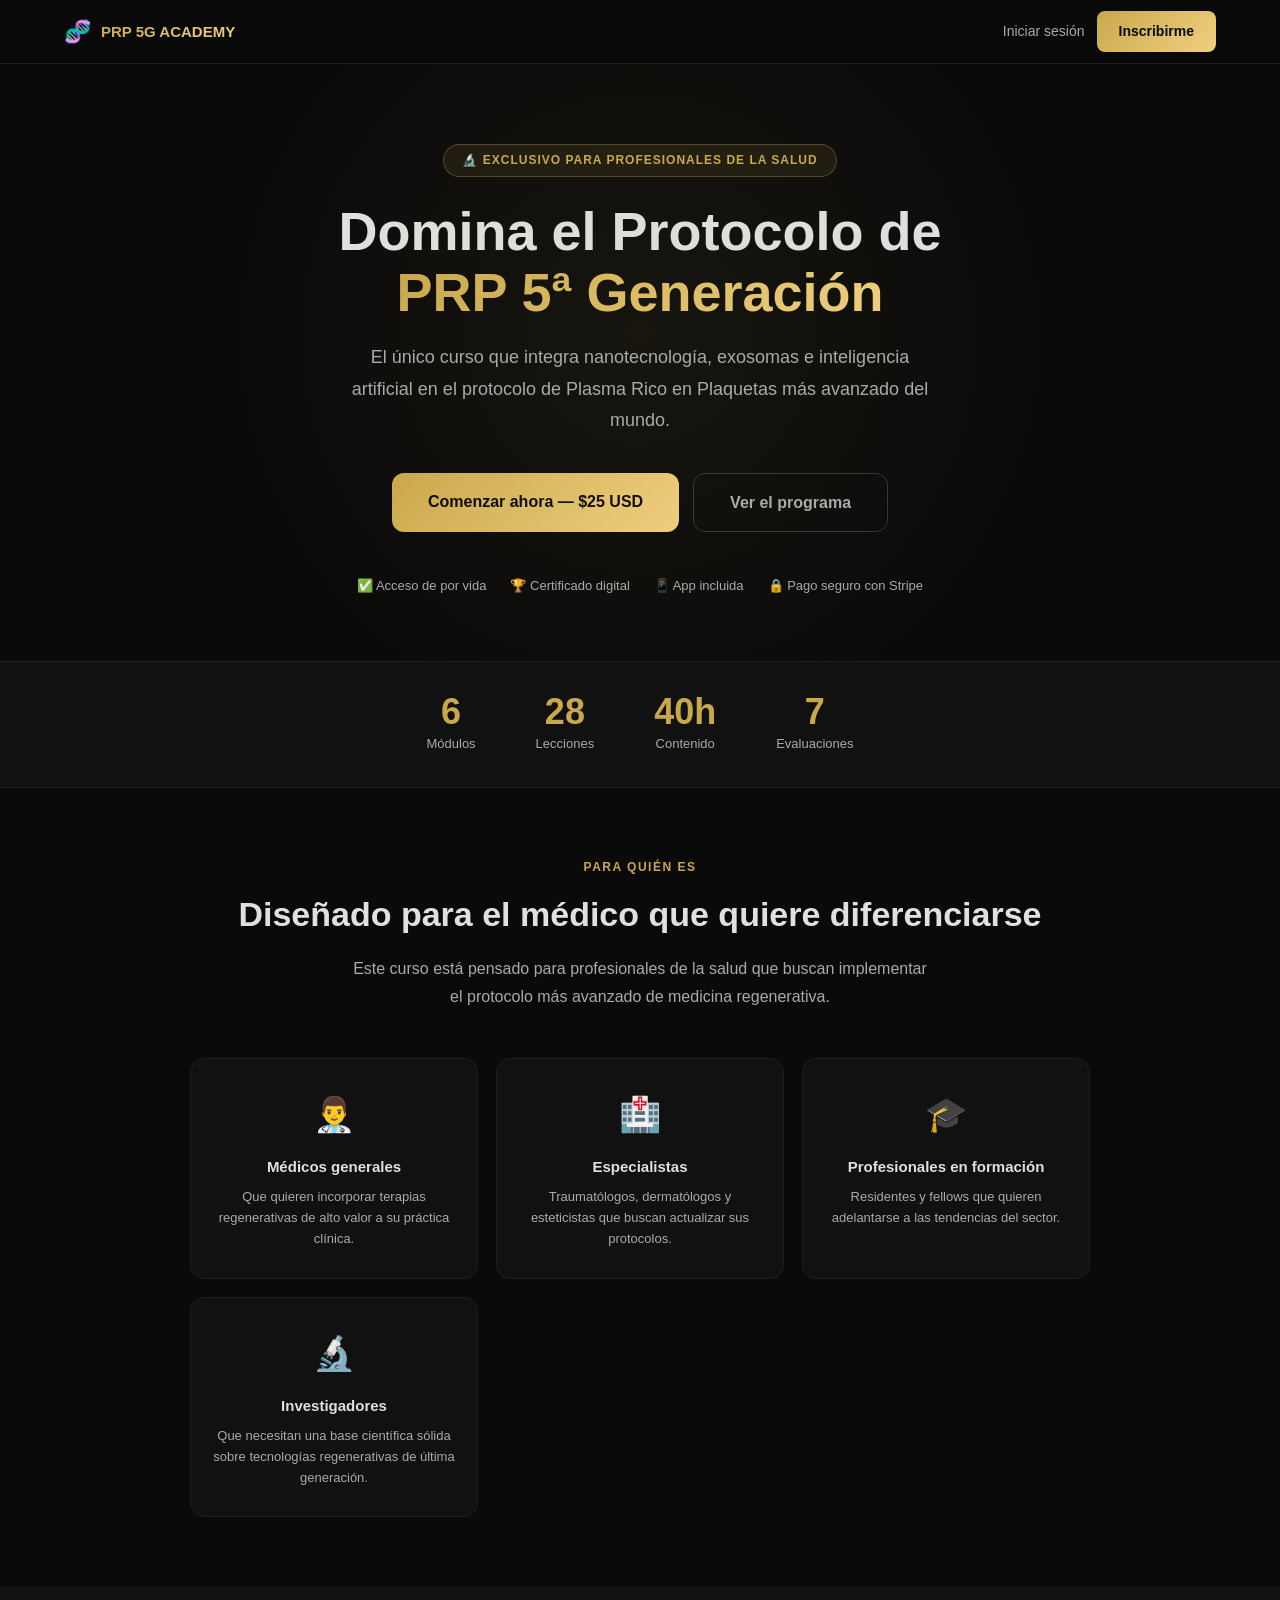
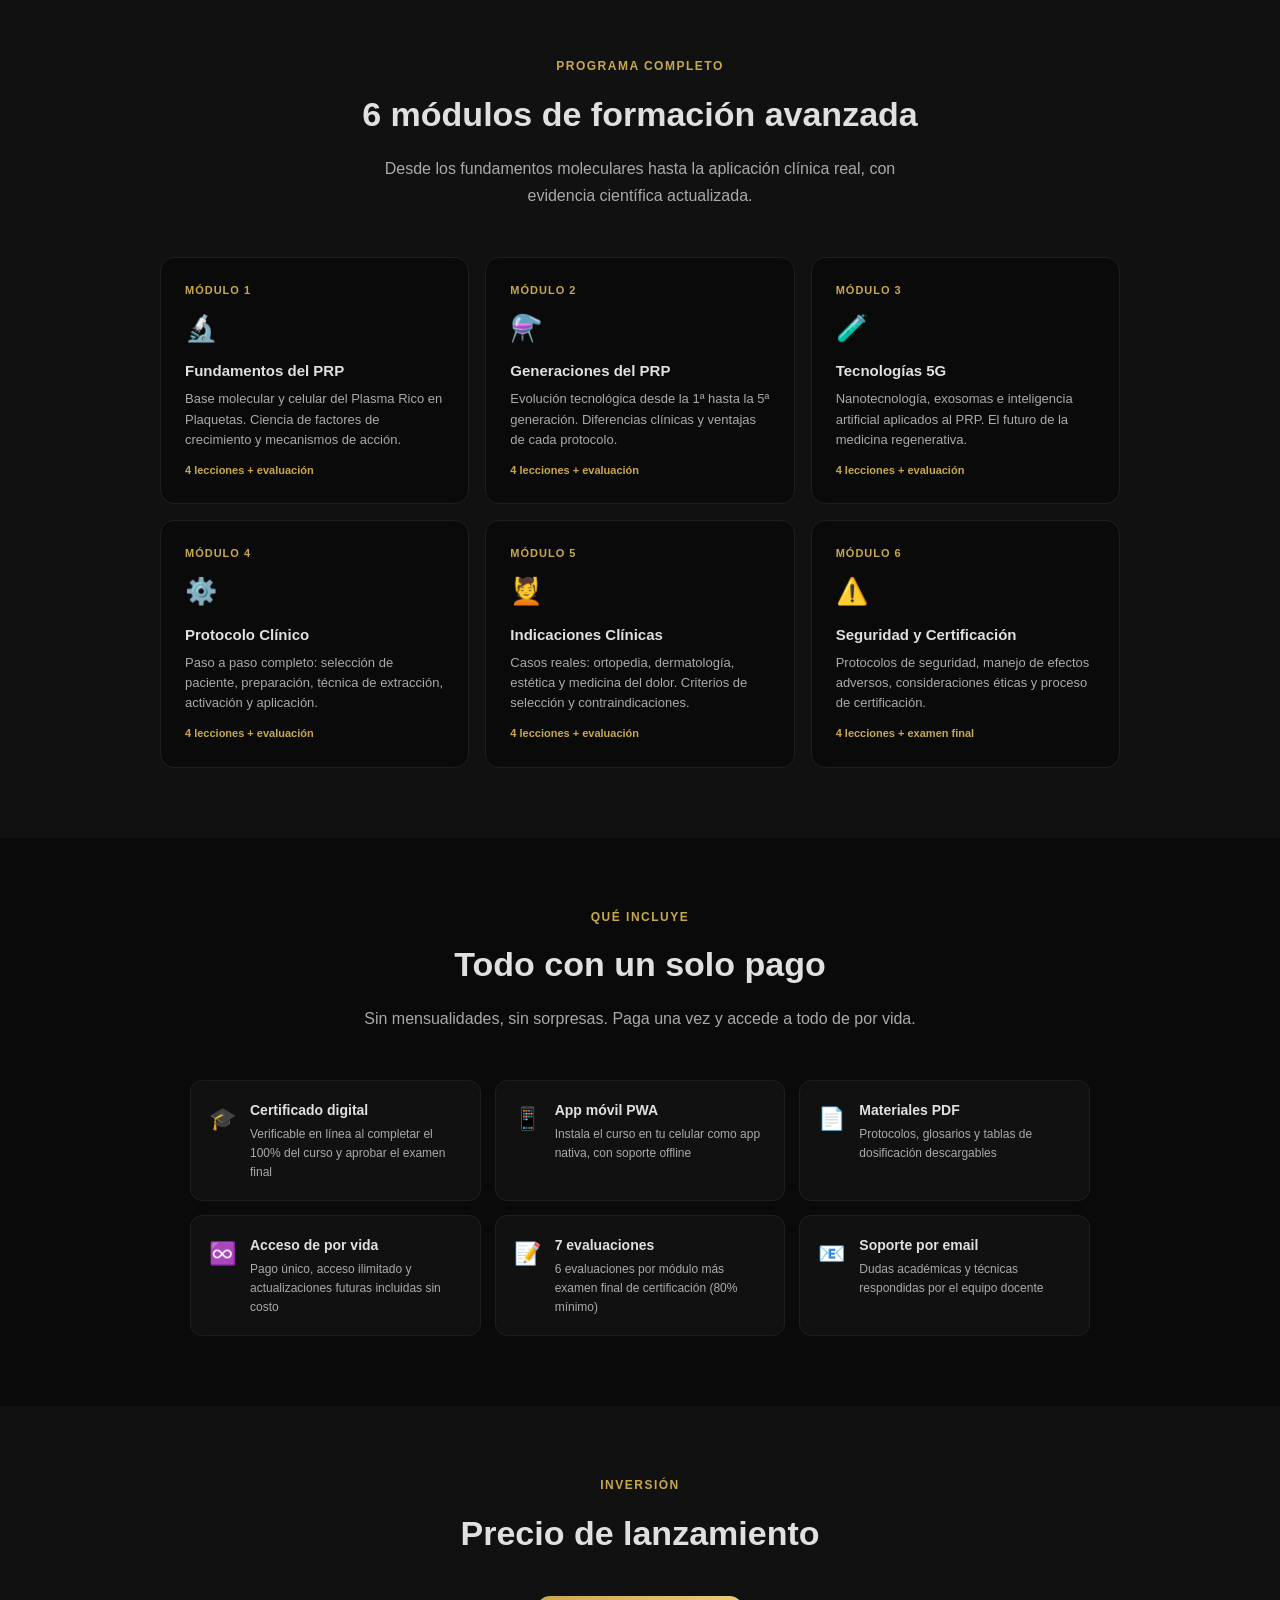
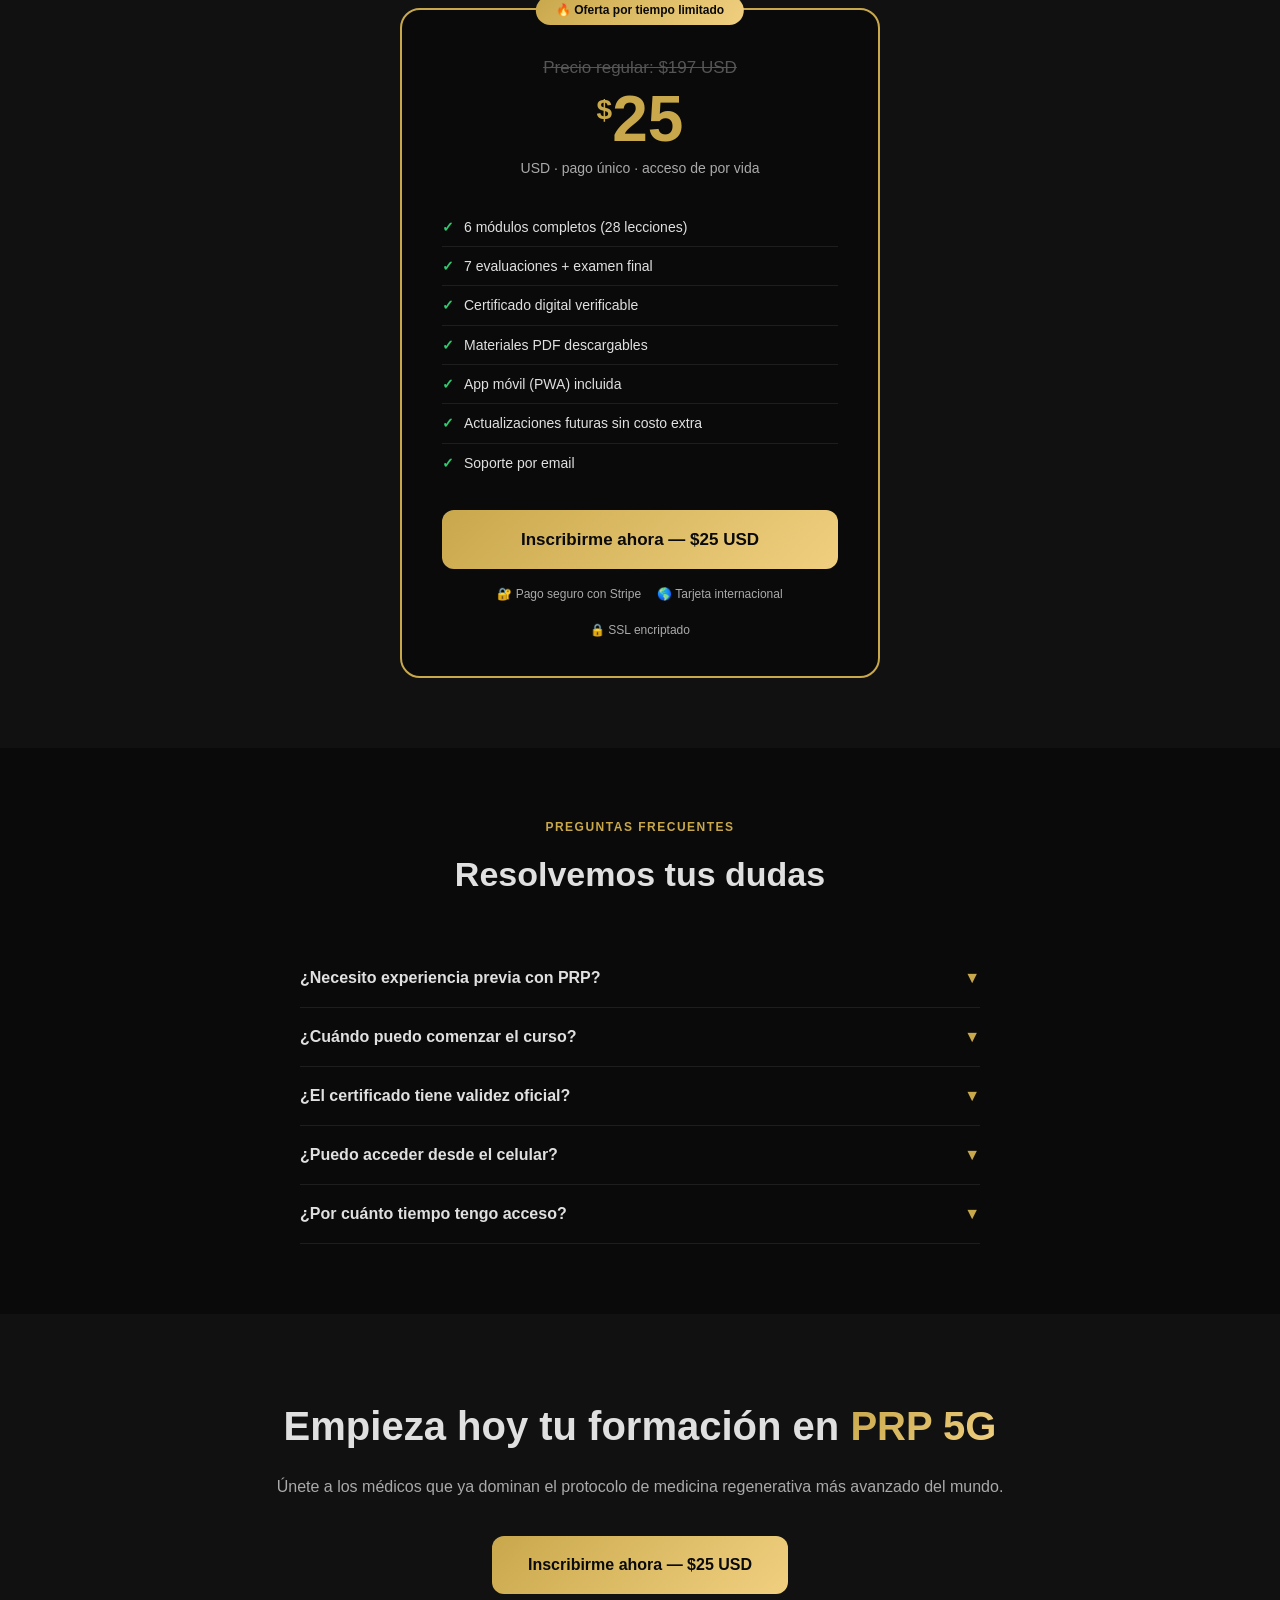
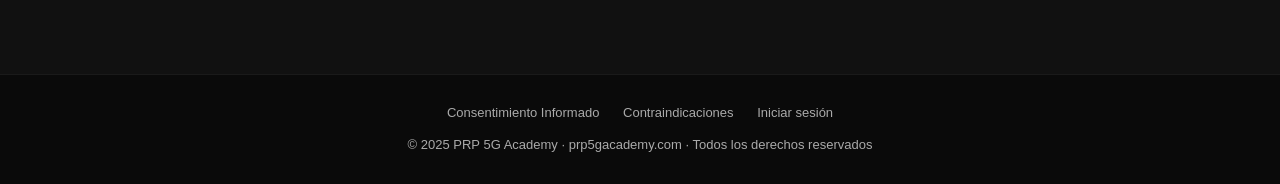
<file: index.html>
<!DOCTYPE html>
<html lang="es">
<head>
    <meta charset="UTF-8">
    <meta name="viewport" content="width=device-width, initial-scale=1.0">
    <title>PRP 5G Academy — Curso de PRP de 5ª Generación para Médicos</title>
    <meta name="description" content="Certifícate en el protocolo de PRP de 5ª Generación. Nanotecnología, exosomas e IA aplicados a medicina regenerativa. 6 módulos, 40h de contenido, certificado digital. $25 USD acceso de por vida.">
    <link rel="manifest" href="manifest.json">
    <meta name="theme-color" content="#c9a84c">
    <style>
        *, *::before, *::after { margin: 0; padding: 0; box-sizing: border-box; }

        :root {
            --gold: #c9a84c;
            --gold-light: #f0d080;
            --dark: #0a0a0a;
            --dark2: #111111;
            --dark3: #1a1a1a;
            --text: #e0e0e0;
            --text2: #aaaaaa;
            --green: #2ecc71;
        }

        html { scroll-behavior: smooth; }

        body {
            font-family: 'Segoe UI', sans-serif;
            background: var(--dark);
            color: var(--text);
            line-height: 1.6;
        }

        /* NAV */
        .nav {
            position: sticky;
            top: 0;
            z-index: 100;
            background: rgba(10,10,10,0.96);
            backdrop-filter: blur(12px);
            border-bottom: 1px solid #1e1e1e;
            padding: 0 max(20px, 5vw);
            height: 64px;
            display: flex;
            align-items: center;
            justify-content: space-between;
        }
        .nav-logo {
            display: flex;
            align-items: center;
            gap: 10px;
            text-decoration: none;
        }
        .nav-logo-icon { font-size: 22px; }
        .nav-logo-text {
            font-size: 15px;
            font-weight: 800;
            background: linear-gradient(135deg, var(--gold), var(--gold-light));
            -webkit-background-clip: text;
            -webkit-text-fill-color: transparent;
        }
        .nav-actions { display: flex; align-items: center; gap: 12px; }
        .nav-link {
            color: var(--text2);
            text-decoration: none;
            font-size: 14px;
            transition: color 0.2s;
        }
        .nav-link:hover { color: var(--gold); }
        .btn-gold {
            padding: 9px 22px;
            background: linear-gradient(135deg, var(--gold), var(--gold-light));
            color: var(--dark);
            font-weight: 700;
            font-size: 14px;
            border-radius: 8px;
            text-decoration: none;
            transition: all 0.2s;
        }
        .btn-gold:hover {
            transform: translateY(-1px);
            box-shadow: 0 6px 20px rgba(201,168,76,0.35);
        }

        /* HERO */
        .hero {
            padding: 80px max(20px, 5vw) 64px;
            text-align: center;
            position: relative;
            overflow: hidden;
        }
        .hero::before {
            content: '';
            position: absolute;
            top: -180px;
            left: 50%;
            transform: translateX(-50%);
            width: 900px;
            height: 900px;
            background: radial-gradient(circle, rgba(201,168,76,0.07) 0%, transparent 65%);
            pointer-events: none;
        }
        .hero-badge {
            display: inline-block;
            background: rgba(201,168,76,0.1);
            border: 1px solid rgba(201,168,76,0.3);
            color: var(--gold);
            padding: 6px 18px;
            border-radius: 20px;
            font-size: 12px;
            font-weight: 700;
            letter-spacing: 1px;
            text-transform: uppercase;
            margin-bottom: 24px;
        }
        .hero h1 {
            font-size: clamp(28px, 5vw, 54px);
            font-weight: 900;
            line-height: 1.12;
            max-width: 760px;
            margin: 0 auto 20px;
        }
        .hero h1 .accent {
            background: linear-gradient(135deg, var(--gold), var(--gold-light));
            -webkit-background-clip: text;
            -webkit-text-fill-color: transparent;
        }
        .hero-sub {
            font-size: clamp(15px, 2vw, 18px);
            color: var(--text2);
            max-width: 600px;
            margin: 0 auto 36px;
            line-height: 1.75;
        }
        .hero-ctas {
            display: flex;
            gap: 14px;
            justify-content: center;
            flex-wrap: wrap;
            margin-bottom: 44px;
        }
        .btn-primary-lg {
            padding: 16px 36px;
            background: linear-gradient(135deg, var(--gold), var(--gold-light));
            color: var(--dark);
            font-weight: 800;
            font-size: 16px;
            border-radius: 12px;
            text-decoration: none;
            transition: all 0.25s;
            display: inline-block;
        }
        .btn-primary-lg:hover {
            transform: translateY(-2px);
            box-shadow: 0 10px 30px rgba(201,168,76,0.4);
        }
        .btn-outline-lg {
            padding: 16px 36px;
            background: transparent;
            color: var(--text2);
            font-weight: 600;
            font-size: 16px;
            border-radius: 12px;
            text-decoration: none;
            border: 1.5px solid #333;
            transition: all 0.25s;
            display: inline-block;
        }
        .btn-outline-lg:hover {
            border-color: var(--gold);
            color: var(--gold);
        }
        .hero-trust {
            display: flex;
            justify-content: center;
            gap: 24px;
            flex-wrap: wrap;
        }
        .trust-item {
            display: flex;
            align-items: center;
            gap: 6px;
            font-size: 13px;
            color: var(--text2);
        }

        /* STATS */
        .stats-bar {
            background: var(--dark2);
            border-top: 1px solid #1e1e1e;
            border-bottom: 1px solid #1e1e1e;
            padding: 32px max(20px, 5vw);
            display: flex;
            justify-content: center;
            gap: 60px;
            flex-wrap: wrap;
        }
        .stat { text-align: center; }
        .stat .num {
            font-size: 36px;
            font-weight: 900;
            color: var(--gold);
            line-height: 1;
        }
        .stat .lbl {
            font-size: 13px;
            color: var(--text2);
            margin-top: 4px;
        }

        /* SECTIONS */
        section { padding: 70px max(20px, 5vw); }
        .section-tag {
            font-size: 12px;
            font-weight: 700;
            color: var(--gold);
            text-transform: uppercase;
            letter-spacing: 1.5px;
            margin-bottom: 10px;
        }
        .section-title {
            font-size: clamp(22px, 3vw, 34px);
            font-weight: 800;
            margin-bottom: 14px;
        }
        .section-sub {
            font-size: 16px;
            color: var(--text2);
            max-width: 580px;
            line-height: 1.7;
        }
        .section-header { margin-bottom: 48px; }
        .section-header.centered {
            text-align: center;
            margin-left: auto;
            margin-right: auto;
        }
        .section-header.centered .section-sub { margin: 0 auto; }

        /* PARA QUIÉN */
        .for-whom-grid {
            display: grid;
            grid-template-columns: repeat(auto-fit, minmax(220px, 1fr));
            gap: 18px;
            max-width: 900px;
            margin: 0 auto;
        }
        .for-whom-card {
            background: var(--dark2);
            border: 1px solid #1e1e1e;
            border-radius: 14px;
            padding: 28px 22px;
            text-align: center;
            transition: border-color 0.2s;
        }
        .for-whom-card:hover { border-color: var(--gold); }
        .for-whom-icon { font-size: 34px; margin-bottom: 14px; }
        .for-whom-card h3 { font-size: 15px; font-weight: 700; margin-bottom: 8px; }
        .for-whom-card p { font-size: 13px; color: var(--text2); line-height: 1.6; }

        /* CURRICULUM */
        .curriculum-bg { background: var(--dark2); }
        .curriculum-grid {
            display: grid;
            grid-template-columns: repeat(auto-fit, minmax(280px, 1fr));
            gap: 16px;
            max-width: 960px;
            margin: 0 auto;
        }
        .module-card {
            background: var(--dark);
            border: 1px solid #1e1e1e;
            border-radius: 14px;
            padding: 24px;
            transition: all 0.2s;
        }
        .module-card:hover {
            border-color: var(--gold);
            transform: translateY(-2px);
        }
        .module-num {
            font-size: 11px;
            font-weight: 700;
            color: var(--gold);
            text-transform: uppercase;
            letter-spacing: 1px;
            margin-bottom: 8px;
        }
        .module-icon { font-size: 26px; margin-bottom: 10px; }
        .module-card h3 { font-size: 15px; font-weight: 700; margin-bottom: 6px; }
        .module-card p { font-size: 13px; color: var(--text2); line-height: 1.55; }
        .module-lessons-count {
            font-size: 11px;
            color: var(--gold);
            margin-top: 12px;
            font-weight: 600;
        }

        /* INCLUDES */
        .includes-grid {
            display: grid;
            grid-template-columns: repeat(auto-fit, minmax(240px, 1fr));
            gap: 14px;
            max-width: 900px;
            margin: 0 auto;
        }
        .include-item {
            display: flex;
            align-items: flex-start;
            gap: 14px;
            background: var(--dark2);
            border: 1px solid #1e1e1e;
            border-radius: 12px;
            padding: 18px;
        }
        .include-icon { font-size: 22px; flex-shrink: 0; margin-top: 2px; }
        .include-item h4 { font-size: 14px; font-weight: 700; margin-bottom: 3px; }
        .include-item p { font-size: 12px; color: var(--text2); }

        /* PRICING */
        .pricing-bg { background: var(--dark2); }
        .pricing-card {
            max-width: 480px;
            margin: 0 auto;
            background: var(--dark);
            border: 2px solid var(--gold);
            border-radius: 20px;
            padding: 44px 40px 36px;
            text-align: center;
            position: relative;
        }
        .pricing-badge {
            position: absolute;
            top: -14px;
            left: 50%;
            transform: translateX(-50%);
            background: linear-gradient(135deg, var(--gold), var(--gold-light));
            color: var(--dark);
            font-size: 12px;
            font-weight: 800;
            padding: 5px 20px;
            border-radius: 20px;
            white-space: nowrap;
        }
        .price-original {
            font-size: 17px;
            color: #555;
            text-decoration: line-through;
            margin-bottom: 6px;
        }
        .price-main {
            font-size: 64px;
            font-weight: 900;
            color: var(--gold);
            line-height: 1;
            margin-bottom: 6px;
        }
        .price-main sup { font-size: 28px; vertical-align: super; }
        .price-sub {
            font-size: 14px;
            color: var(--text2);
            margin-bottom: 28px;
        }
        .price-features {
            list-style: none;
            text-align: left;
            margin-bottom: 28px;
        }
        .price-features li {
            display: flex;
            align-items: center;
            gap: 10px;
            font-size: 14px;
            color: var(--text);
            padding: 8px 0;
            border-bottom: 1px solid #1e1e1e;
        }
        .price-features li:last-child { border-bottom: none; }
        .chk { color: var(--green); font-weight: 700; flex-shrink: 0; }
        .pay-cta {
            display: block;
            width: 100%;
            padding: 16px;
            background: linear-gradient(135deg, var(--gold), var(--gold-light));
            color: var(--dark);
            font-weight: 800;
            font-size: 17px;
            border-radius: 12px;
            text-decoration: none;
            text-align: center;
            transition: all 0.25s;
        }
        .pay-cta:hover {
            transform: translateY(-2px);
            box-shadow: 0 10px 30px rgba(201,168,76,0.4);
        }
        .secure-note {
            font-size: 12px;
            color: var(--text2);
            margin-top: 16px;
            display: flex;
            justify-content: center;
            gap: 16px;
            flex-wrap: wrap;
        }

        /* FAQ */
        .faq-list {
            max-width: 680px;
            margin: 0 auto;
        }
        .faq-item { border-bottom: 1px solid #1e1e1e; }
        .faq-q {
            width: 100%;
            background: none;
            border: none;
            color: var(--text);
            text-align: left;
            padding: 20px 0;
            font-size: 16px;
            font-weight: 600;
            cursor: pointer;
            display: flex;
            justify-content: space-between;
            align-items: center;
            gap: 16px;
            font-family: inherit;
            transition: color 0.2s;
        }
        .faq-q:hover { color: var(--gold); }
        .faq-arrow {
            font-size: 16px;
            color: var(--gold);
            transition: transform 0.25s;
            flex-shrink: 0;
        }
        .faq-item.open .faq-arrow { transform: rotate(180deg); }
        .faq-a {
            display: none;
            color: var(--text2);
            font-size: 15px;
            line-height: 1.75;
            padding-bottom: 20px;
        }
        .faq-item.open .faq-a { display: block; }

        /* FINAL CTA */
        .final-cta {
            background: var(--dark2);
            text-align: center;
            padding: 80px max(20px, 5vw);
        }
        .final-cta h2 {
            font-size: clamp(24px, 4vw, 40px);
            font-weight: 800;
            margin-bottom: 16px;
        }
        .final-cta p {
            font-size: 16px;
            color: var(--text2);
            margin-bottom: 36px;
        }

        /* FOOTER */
        footer {
            background: var(--dark);
            border-top: 1px solid #1a1a1a;
            padding: 28px max(20px, 5vw);
            text-align: center;
            font-size: 13px;
            color: var(--text2);
        }
        footer a {
            color: var(--text2);
            text-decoration: none;
            margin: 0 10px;
            transition: color 0.2s;
        }
        footer a:hover { color: var(--gold); }

        @media (max-width: 600px) {
            .stats-bar { gap: 28px; }
            .stat .num { font-size: 28px; }
            .pricing-card { padding: 36px 22px 28px; }
            .price-main { font-size: 52px; }
            .hero-ctas { flex-direction: column; align-items: center; }
        }
    </style>
</head>
<body>

<nav class="nav">
    <a class="nav-logo" href="index.html">
        <span class="nav-logo-icon">🧬</span>
        <span class="nav-logo-text">PRP 5G ACADEMY</span>
    </a>
    <div class="nav-actions">
        <a href="login.html" class="nav-link">Iniciar sesión</a>
        <a href="login.html?tab=registro" class="btn-gold">Inscribirme</a>
    </div>
</nav>

<!-- HERO -->
<section class="hero">
    <div class="hero-badge">🔬 Exclusivo para profesionales de la salud</div>
    <h1>Domina el Protocolo de<br><span class="accent">PRP 5ª Generación</span></h1>
    <p class="hero-sub">El único curso que integra nanotecnología, exosomas e inteligencia artificial en el protocolo de Plasma Rico en Plaquetas más avanzado del mundo.</p>
    <div class="hero-ctas">
        <a href="login.html?tab=registro" class="btn-primary-lg">Comenzar ahora — $25 USD</a>
        <a href="#programa" class="btn-outline-lg">Ver el programa</a>
    </div>
    <div class="hero-trust">
        <span class="trust-item">✅ Acceso de por vida</span>
        <span class="trust-item">🏆 Certificado digital</span>
        <span class="trust-item">📱 App incluida</span>
        <span class="trust-item">🔒 Pago seguro con Stripe</span>
    </div>
</section>

<!-- STATS -->
<div class="stats-bar">
    <div class="stat"><div class="num">6</div><div class="lbl">Módulos</div></div>
    <div class="stat"><div class="num">28</div><div class="lbl">Lecciones</div></div>
    <div class="stat"><div class="num">40h</div><div class="lbl">Contenido</div></div>
    <div class="stat"><div class="num">7</div><div class="lbl">Evaluaciones</div></div>
</div>

<!-- PARA QUIÉN -->
<section>
    <div class="section-header centered">
        <p class="section-tag">Para quién es</p>
        <h2 class="section-title">Diseñado para el médico que quiere diferenciarse</h2>
        <p class="section-sub">Este curso está pensado para profesionales de la salud que buscan implementar el protocolo más avanzado de medicina regenerativa.</p>
    </div>
    <div class="for-whom-grid">
        <div class="for-whom-card">
            <div class="for-whom-icon">👨‍⚕️</div>
            <h3>Médicos generales</h3>
            <p>Que quieren incorporar terapias regenerativas de alto valor a su práctica clínica.</p>
        </div>
        <div class="for-whom-card">
            <div class="for-whom-icon">🏥</div>
            <h3>Especialistas</h3>
            <p>Traumatólogos, dermatólogos y esteticistas que buscan actualizar sus protocolos.</p>
        </div>
        <div class="for-whom-card">
            <div class="for-whom-icon">🎓</div>
            <h3>Profesionales en formación</h3>
            <p>Residentes y fellows que quieren adelantarse a las tendencias del sector.</p>
        </div>
        <div class="for-whom-card">
            <div class="for-whom-icon">🔬</div>
            <h3>Investigadores</h3>
            <p>Que necesitan una base científica sólida sobre tecnologías regenerativas de última generación.</p>
        </div>
    </div>
</section>

<!-- CURRICULUM -->
<section id="programa" class="curriculum-bg">
    <div class="section-header centered">
        <p class="section-tag">Programa completo</p>
        <h2 class="section-title">6 módulos de formación avanzada</h2>
        <p class="section-sub">Desde los fundamentos moleculares hasta la aplicación clínica real, con evidencia científica actualizada.</p>
    </div>
    <div class="curriculum-grid">
        <div class="module-card">
            <div class="module-num">Módulo 1</div>
            <div class="module-icon">🔬</div>
            <h3>Fundamentos del PRP</h3>
            <p>Base molecular y celular del Plasma Rico en Plaquetas. Ciencia de factores de crecimiento y mecanismos de acción.</p>
            <div class="module-lessons-count">4 lecciones + evaluación</div>
        </div>
        <div class="module-card">
            <div class="module-num">Módulo 2</div>
            <div class="module-icon">⚗️</div>
            <h3>Generaciones del PRP</h3>
            <p>Evolución tecnológica desde la 1ª hasta la 5ª generación. Diferencias clínicas y ventajas de cada protocolo.</p>
            <div class="module-lessons-count">4 lecciones + evaluación</div>
        </div>
        <div class="module-card">
            <div class="module-num">Módulo 3</div>
            <div class="module-icon">🧪</div>
            <h3>Tecnologías 5G</h3>
            <p>Nanotecnología, exosomas e inteligencia artificial aplicados al PRP. El futuro de la medicina regenerativa.</p>
            <div class="module-lessons-count">4 lecciones + evaluación</div>
        </div>
        <div class="module-card">
            <div class="module-num">Módulo 4</div>
            <div class="module-icon">⚙️</div>
            <h3>Protocolo Clínico</h3>
            <p>Paso a paso completo: selección de paciente, preparación, técnica de extracción, activación y aplicación.</p>
            <div class="module-lessons-count">4 lecciones + evaluación</div>
        </div>
        <div class="module-card">
            <div class="module-num">Módulo 5</div>
            <div class="module-icon">💆</div>
            <h3>Indicaciones Clínicas</h3>
            <p>Casos reales: ortopedia, dermatología, estética y medicina del dolor. Criterios de selección y contraindicaciones.</p>
            <div class="module-lessons-count">4 lecciones + evaluación</div>
        </div>
        <div class="module-card">
            <div class="module-num">Módulo 6</div>
            <div class="module-icon">⚠️</div>
            <h3>Seguridad y Certificación</h3>
            <p>Protocolos de seguridad, manejo de efectos adversos, consideraciones éticas y proceso de certificación.</p>
            <div class="module-lessons-count">4 lecciones + examen final</div>
        </div>
    </div>
</section>

<!-- INCLUDES -->
<section>
    <div class="section-header centered">
        <p class="section-tag">Qué incluye</p>
        <h2 class="section-title">Todo con un solo pago</h2>
        <p class="section-sub">Sin mensualidades, sin sorpresas. Paga una vez y accede a todo de por vida.</p>
    </div>
    <div class="includes-grid">
        <div class="include-item">
            <span class="include-icon">🎓</span>
            <div>
                <h4>Certificado digital</h4>
                <p>Verificable en línea al completar el 100% del curso y aprobar el examen final</p>
            </div>
        </div>
        <div class="include-item">
            <span class="include-icon">📱</span>
            <div>
                <h4>App móvil PWA</h4>
                <p>Instala el curso en tu celular como app nativa, con soporte offline</p>
            </div>
        </div>
        <div class="include-item">
            <span class="include-icon">📄</span>
            <div>
                <h4>Materiales PDF</h4>
                <p>Protocolos, glosarios y tablas de dosificación descargables</p>
            </div>
        </div>
        <div class="include-item">
            <span class="include-icon">♾️</span>
            <div>
                <h4>Acceso de por vida</h4>
                <p>Pago único, acceso ilimitado y actualizaciones futuras incluidas sin costo</p>
            </div>
        </div>
        <div class="include-item">
            <span class="include-icon">📝</span>
            <div>
                <h4>7 evaluaciones</h4>
                <p>6 evaluaciones por módulo más examen final de certificación (80% mínimo)</p>
            </div>
        </div>
        <div class="include-item">
            <span class="include-icon">📧</span>
            <div>
                <h4>Soporte por email</h4>
                <p>Dudas académicas y técnicas respondidas por el equipo docente</p>
            </div>
        </div>
    </div>
</section>

<!-- PRICING -->
<section class="pricing-bg" id="precio">
    <div class="section-header centered">
        <p class="section-tag">Inversión</p>
        <h2 class="section-title">Precio de lanzamiento</h2>
    </div>
    <div class="pricing-card">
        <div class="pricing-badge">🔥 Oferta por tiempo limitado</div>
        <div class="price-original">Precio regular: $197 USD</div>
        <div class="price-main"><sup>$</sup>25</div>
        <div class="price-sub">USD · pago único · acceso de por vida</div>
        <ul class="price-features">
            <li><span class="chk">✓</span> 6 módulos completos (28 lecciones)</li>
            <li><span class="chk">✓</span> 7 evaluaciones + examen final</li>
            <li><span class="chk">✓</span> Certificado digital verificable</li>
            <li><span class="chk">✓</span> Materiales PDF descargables</li>
            <li><span class="chk">✓</span> App móvil (PWA) incluida</li>
            <li><span class="chk">✓</span> Actualizaciones futuras sin costo extra</li>
            <li><span class="chk">✓</span> Soporte por email</li>
        </ul>
        <a href="login.html?tab=registro" class="pay-cta">
            Inscribirme ahora — $25 USD
        </a>
        <div class="secure-note">
            <span>🔐 Pago seguro con Stripe</span>
            <span>🌎 Tarjeta internacional</span>
            <span>🔒 SSL encriptado</span>
        </div>
    </div>
</section>

<!-- FAQ -->
<section>
    <div class="section-header centered">
        <p class="section-tag">Preguntas frecuentes</p>
        <h2 class="section-title">Resolvemos tus dudas</h2>
    </div>
    <div class="faq-list">
        <div class="faq-item">
            <button class="faq-q" onclick="toggleFaq(this)">
                ¿Necesito experiencia previa con PRP?
                <span class="faq-arrow">▼</span>
            </button>
            <div class="faq-a">No. El curso está diseñado para comenzar desde cero, con una base molecular sólida en el Módulo 1. Si ya tienes experiencia, los módulos avanzados te permitirán actualizar y profundizar tus conocimientos.</div>
        </div>
        <div class="faq-item">
            <button class="faq-q" onclick="toggleFaq(this)">
                ¿Cuándo puedo comenzar el curso?
                <span class="faq-arrow">▼</span>
            </button>
            <div class="faq-a">Inmediatamente después de completar tu pago. Tu acceso se activa en segundos y puedes comenzar el Módulo 1 desde cualquier dispositivo sin demoras.</div>
        </div>
        <div class="faq-item">
            <button class="faq-q" onclick="toggleFaq(this)">
                ¿El certificado tiene validez oficial?
                <span class="faq-arrow">▼</span>
            </button>
            <div class="faq-a">El certificado es emitido digitalmente por PRP 5G Academy y es verificable en línea. Se obtiene al completar el 100% del contenido y aprobar el examen final con mínimo 80% de calificación.</div>
        </div>
        <div class="faq-item">
            <button class="faq-q" onclick="toggleFaq(this)">
                ¿Puedo acceder desde el celular?
                <span class="faq-arrow">▼</span>
            </button>
            <div class="faq-a">Sí. PRP 5G Academy es una Progressive Web App (PWA). Puedes instalarla en tu teléfono como una app nativa y estudiar sin conexión constante a internet.</div>
        </div>
        <div class="faq-item">
            <button class="faq-q" onclick="toggleFaq(this)">
                ¿Por cuánto tiempo tengo acceso?
                <span class="faq-arrow">▼</span>
            </button>
            <div class="faq-a">Acceso de por vida con un solo pago. Las actualizaciones de contenido futuras están incluidas sin costo adicional. Una vez pagado, el curso es tuyo para siempre.</div>
        </div>
    </div>
</section>

<!-- FINAL CTA -->
<section class="final-cta">
    <h2>Empieza hoy tu formación en <span style="background:linear-gradient(135deg,var(--gold),var(--gold-light));-webkit-background-clip:text;-webkit-text-fill-color:transparent;">PRP 5G</span></h2>
    <p>Únete a los médicos que ya dominan el protocolo de medicina regenerativa más avanzado del mundo.</p>
    <a href="login.html?tab=registro" class="btn-primary-lg">Inscribirme ahora — $25 USD</a>
</section>

<!-- FOOTER -->
<footer>
    <p style="margin-bottom: 12px;">
        <a href="consentimiento.html">Consentimiento Informado</a>
        <a href="contraindicaciones.html">Contraindicaciones</a>
        <a href="login.html">Iniciar sesión</a>
    </p>
    <p>© 2025 PRP 5G Academy · prp5gacademy.com · Todos los derechos reservados</p>
</footer>

<script>
    // Redirigir si ya tiene sesión pagada
    (function() {
        try {
            const raw = localStorage.getItem('prp5g_session') || sessionStorage.getItem('prp5g_session');
            if (raw) {
                const user = JSON.parse(raw);
                if (user && user.paid) window.location.href = 'dashboard.html';
            }
        } catch(e) {}
    })();

    function toggleFaq(btn) {
        const item = btn.closest('.faq-item');
        const wasOpen = item.classList.contains('open');
        document.querySelectorAll('.faq-item').forEach(i => i.classList.remove('open'));
        if (!wasOpen) item.classList.add('open');
    }
</script>
</body>
</html>
</file>
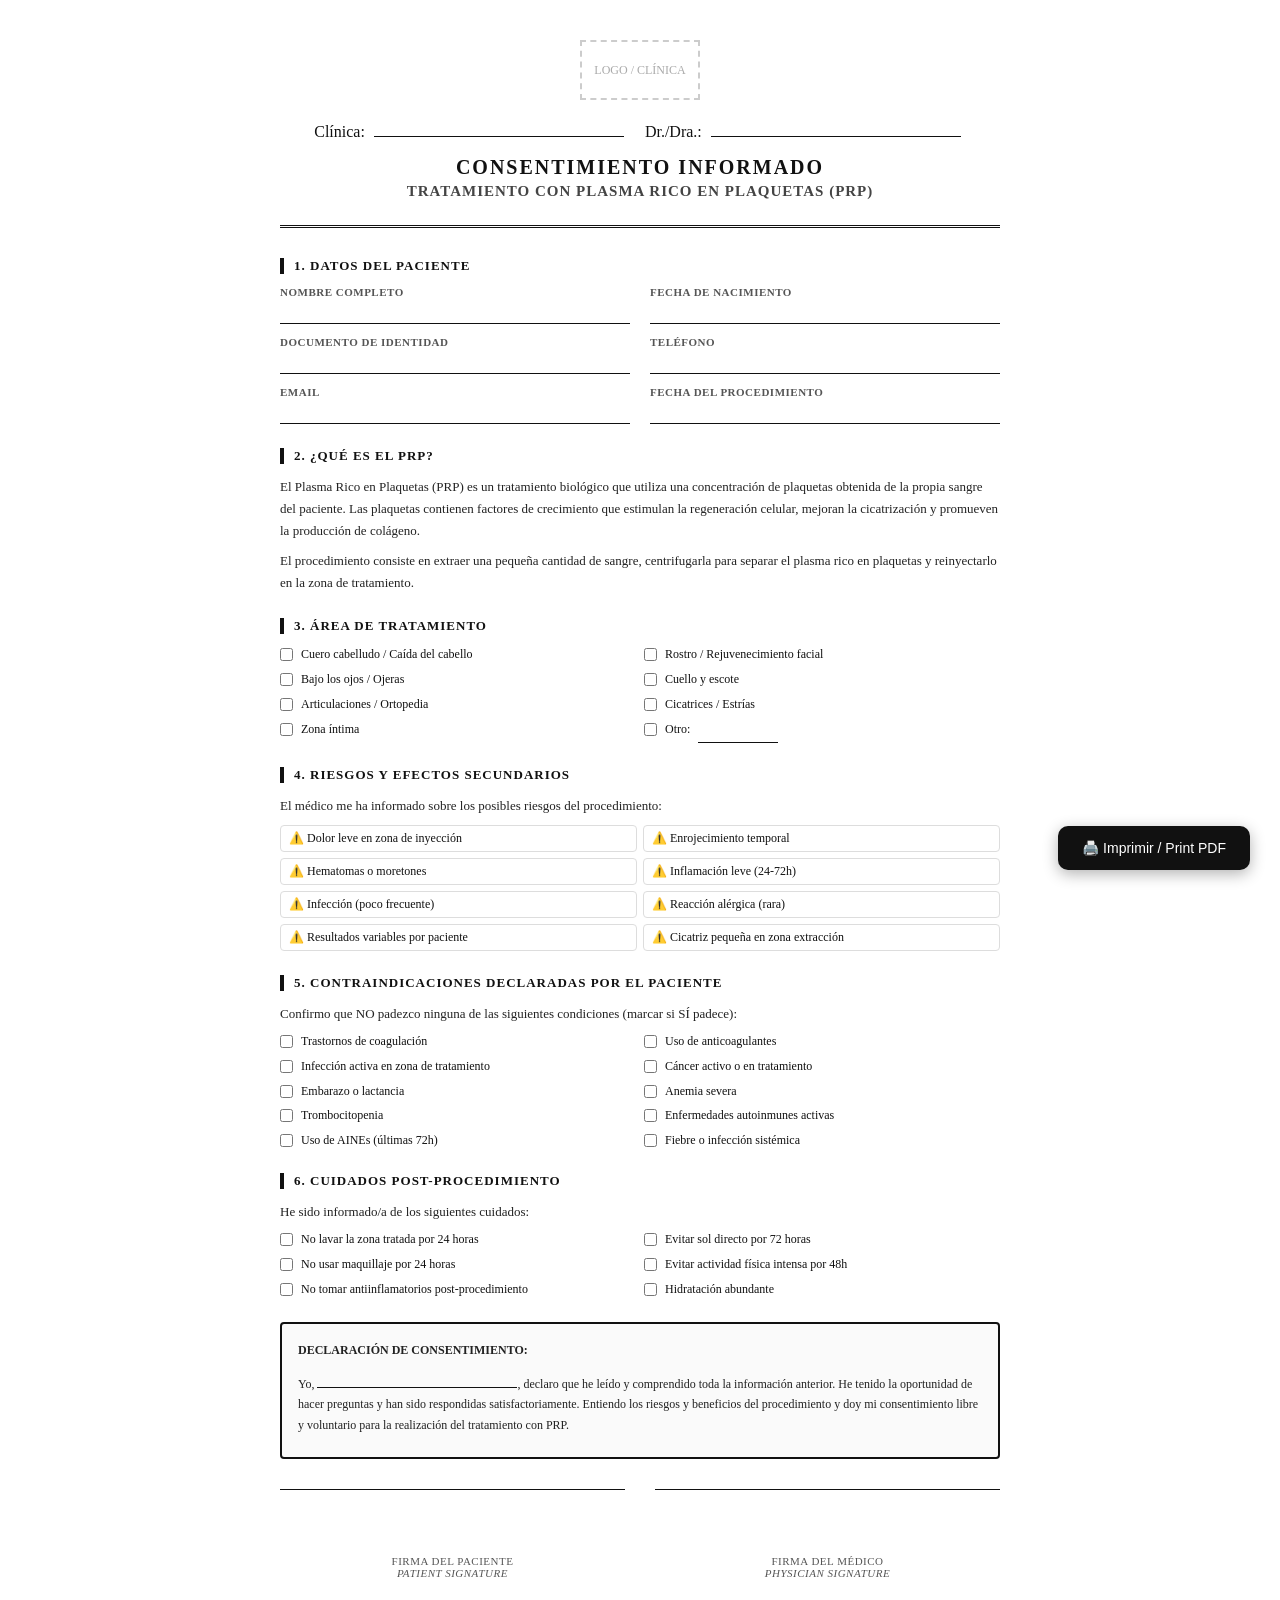
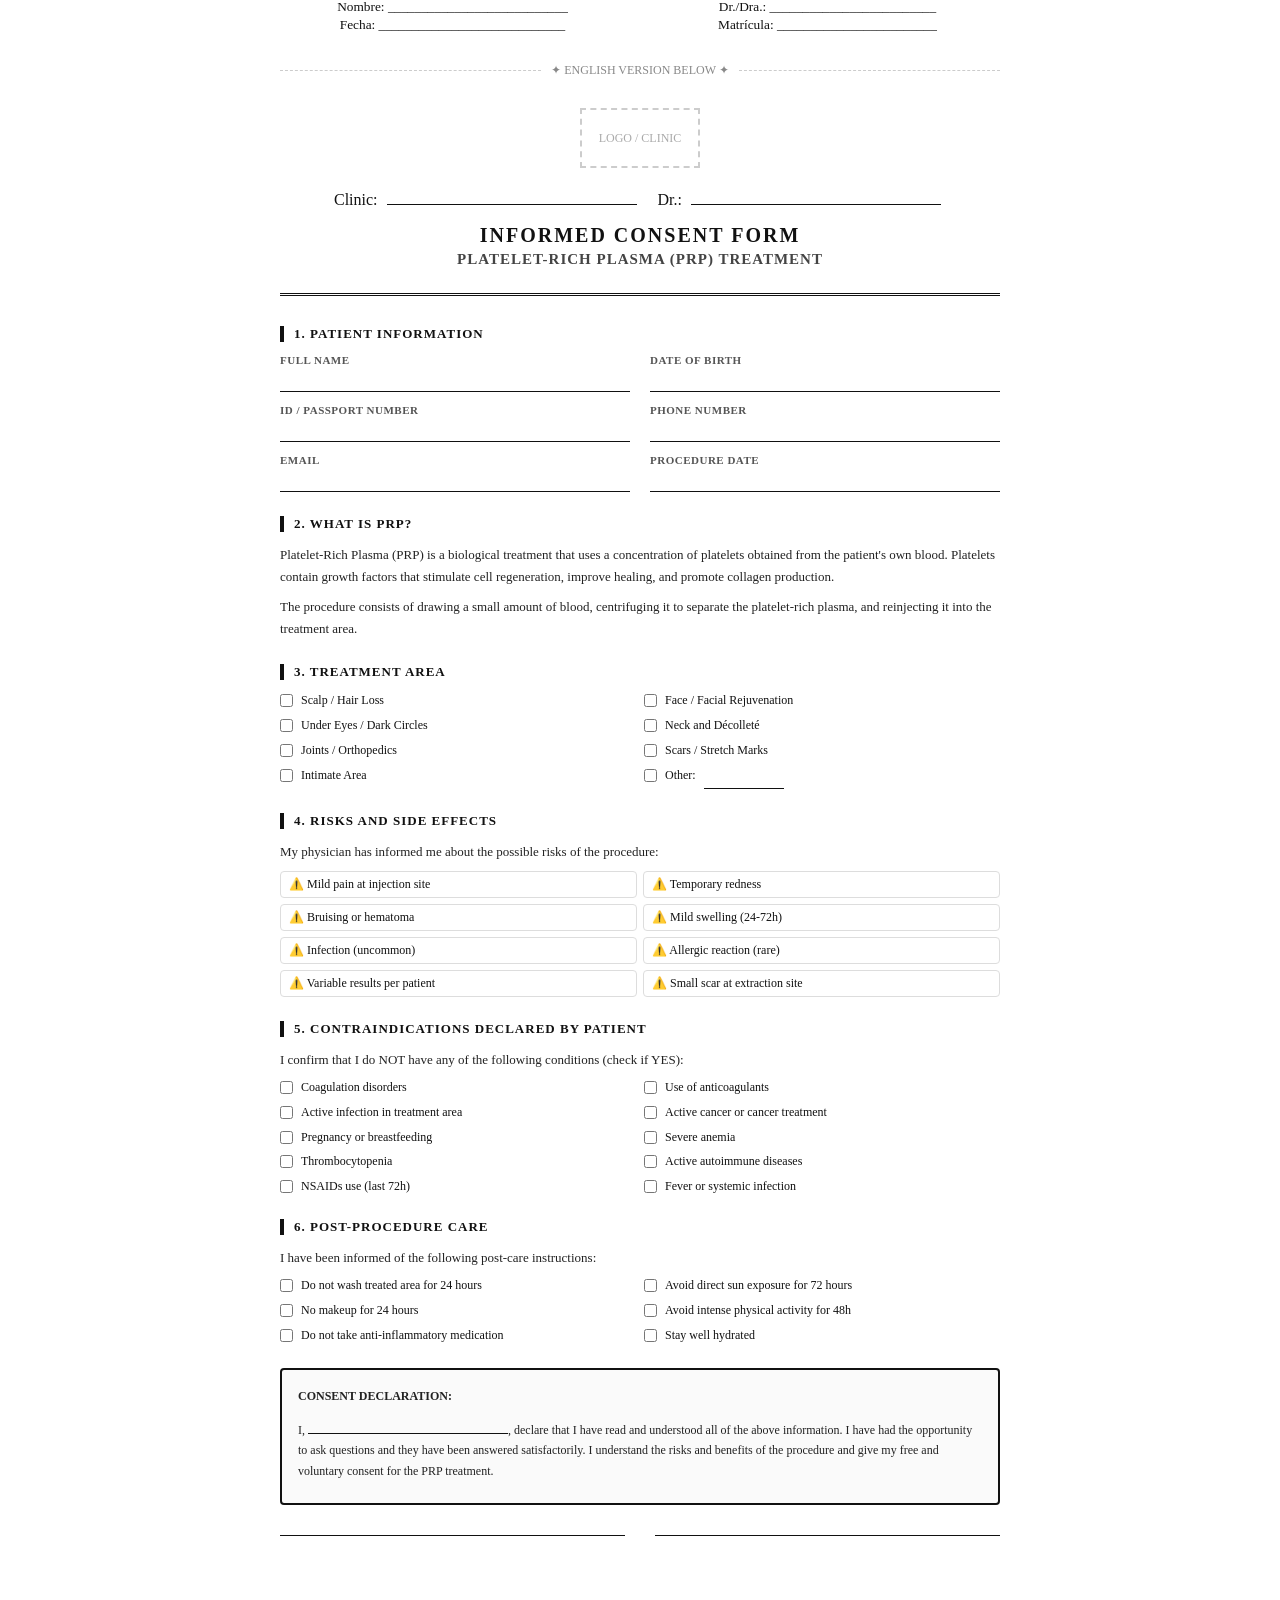
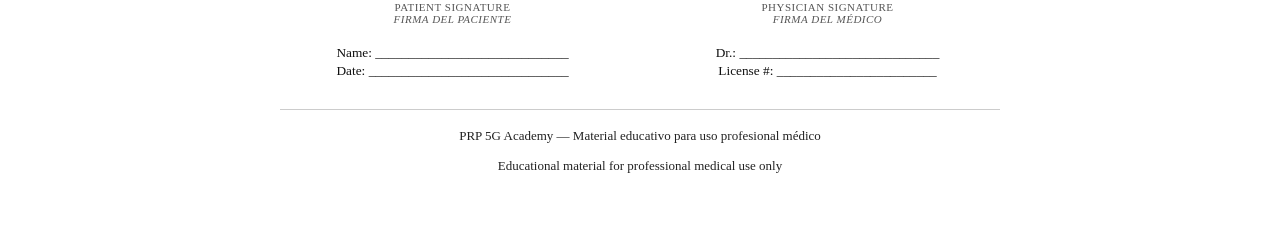
<file: consentimiento.html>
<!DOCTYPE html>
<html lang="es">
<head>
    <meta charset="UTF-8">
    <meta name="viewport" content="width=device-width, initial-scale=1.0">
    <title>Consentimiento Informado PRP / PRP Informed Consent</title>
    <style>
        * { margin: 0; padding: 0; box-sizing: border-box; }
        body {
            font-family: 'Georgia', serif;
            background: #fff;
            color: #111;
            padding: 40px;
            max-width: 800px;
            margin: 0 auto;
        }
        .header {
            text-align: center;
            border-bottom: 3px double #111;
            padding-bottom: 20px;
            margin-bottom: 30px;
        }
        .logo-area {
            width: 120px;
            height: 60px;
            border: 2px dashed #ccc;
            margin: 0 auto 15px;
            display: flex;
            align-items: center;
            justify-content: center;
            color: #aaa;
            font-size: 12px;
        }
        .clinic-info {
            margin-bottom: 10px;
        }
        .clinic-info .field-line {
            display: inline-block;
            width: 250px;
            border-bottom: 1px solid #111;
            margin: 0 5px;
        }
        h1 {
            font-size: 20px;
            text-transform: uppercase;
            letter-spacing: 2px;
            margin: 15px 0 5px;
        }
        h1 span {
            font-size: 15px;
            display: block;
            letter-spacing: 1px;
            color: #444;
            margin-top: 4px;
        }
        .section {
            margin-bottom: 24px;
        }
        .section-title {
            font-size: 13px;
            font-weight: bold;
            text-transform: uppercase;
            letter-spacing: 1px;
            border-left: 4px solid #111;
            padding-left: 10px;
            margin-bottom: 12px;
            color: #111;
        }
        .section-title span {
            display: block;
            font-size: 11px;
            color: #555;
            font-style: italic;
            margin-top: 2px;
        }
        p {
            font-size: 13px;
            line-height: 1.7;
            color: #222;
            margin-bottom: 8px;
        }
        .field-row {
            display: flex;
            gap: 20px;
            margin-bottom: 12px;
            flex-wrap: wrap;
        }
        .field {
            flex: 1;
            min-width: 200px;
        }
        .field label {
            font-size: 11px;
            font-weight: bold;
            text-transform: uppercase;
            letter-spacing: 0.5px;
            color: #555;
            display: block;
            margin-bottom: 4px;
        }
        .field label span {
            font-style: italic;
            font-weight: normal;
            color: #888;
        }
        .field-line {
            display: block;
            width: 100%;
            border-bottom: 1px solid #111;
            height: 22px;
        }
        .checkbox-group {
            display: grid;
            grid-template-columns: 1fr 1fr;
            gap: 8px;
            margin-top: 8px;
        }
        .checkbox-item {
            display: flex;
            align-items: flex-start;
            gap: 8px;
            font-size: 12px;
            line-height: 1.4;
        }
        .checkbox-item input {
            margin-top: 2px;
            flex-shrink: 0;
        }
        .risks-grid {
            display: grid;
            grid-template-columns: 1fr 1fr;
            gap: 6px;
            margin-top: 8px;
        }
        .risk-item {
            font-size: 12px;
            padding: 5px 8px;
            border: 1px solid #ddd;
            border-radius: 4px;
            display: flex;
            align-items: center;
            gap: 6px;
        }
        .consent-box {
            border: 2px solid #111;
            padding: 16px;
            margin: 20px 0;
            border-radius: 4px;
            background: #fafafa;
        }
        .consent-box p {
            font-size: 12px;
            margin-bottom: 6px;
        }
        .signature-area {
            display: grid;
            grid-template-columns: 1fr 1fr;
            gap: 30px;
            margin-top: 30px;
        }
        .signature-box {
            text-align: center;
        }
        .signature-line {
            border-top: 1px solid #111;
            margin-bottom: 6px;
            height: 60px;
        }
        .signature-label {
            font-size: 11px;
            color: #555;
            text-transform: uppercase;
            letter-spacing: 0.5px;
        }
        .signature-label span {
            display: block;
            font-style: italic;
            font-weight: normal;
        }
        .footer {
            margin-top: 30px;
            padding-top: 15px;
            border-top: 1px solid #ccc;
            font-size: 11px;
            color: #888;
            text-align: center;
        }
        .lang-divider {
            text-align: center;
            margin: 30px 0;
            font-size: 12px;
            color: #888;
            display: flex;
            align-items: center;
            gap: 10px;
        }
        .lang-divider::before,
        .lang-divider::after {
            content: '';
            flex: 1;
            border-top: 1px dashed #ccc;
        }
        .print-btn {
            position: fixed;
            bottom: 30px;
            right: 30px;
            background: #111;
            color: white;
            border: none;
            padding: 14px 24px;
            border-radius: 10px;
            font-size: 14px;
            cursor: pointer;
            box-shadow: 0 4px 15px rgba(0,0,0,0.3);
            z-index: 999;
        }
        .print-btn:hover { background: #333; }
        @media print {
            .print-btn { display: none; }
            body { padding: 20px; }
            .page-break { page-break-before: always; }
        }
    </style>
</head>
<body>

<button class="print-btn" onclick="window.print()">🖨️ Imprimir / Print PDF</button>

<!-- ===== ESPAÑOL ===== -->
<div class="header">
    <div class="logo-area">LOGO / CLÍNICA</div>
    <div class="clinic-info">
        <span>Clínica: </span><span class="field-line"></span>
        &nbsp;&nbsp;
        <span>Dr./Dra.: </span><span class="field-line"></span>
    </div>
    <h1>
        Consentimiento Informado
        <span>Tratamiento con Plasma Rico en Plaquetas (PRP)</span>
    </h1>
</div>

<div class="section">
    <div class="section-title">1. Datos del Paciente</div>
    <div class="field-row">
        <div class="field">
            <label>Nombre completo</label>
            <span class="field-line"></span>
        </div>
        <div class="field">
            <label>Fecha de nacimiento</label>
            <span class="field-line"></span>
        </div>
    </div>
    <div class="field-row">
        <div class="field">
            <label>Documento de identidad</label>
            <span class="field-line"></span>
        </div>
        <div class="field">
            <label>Teléfono</label>
            <span class="field-line"></span>
        </div>
    </div>
    <div class="field-row">
        <div class="field">
            <label>Email</label>
            <span class="field-line"></span>
        </div>
        <div class="field">
            <label>Fecha del procedimiento</label>
            <span class="field-line"></span>
        </div>
    </div>
</div>

<div class="section">
    <div class="section-title">2. ¿Qué es el PRP?</div>
    <p>El Plasma Rico en Plaquetas (PRP) es un tratamiento biológico que utiliza una concentración de plaquetas obtenida de la propia sangre del paciente. Las plaquetas contienen factores de crecimiento que estimulan la regeneración celular, mejoran la cicatrización y promueven la producción de colágeno.</p>
    <p>El procedimiento consiste en extraer una pequeña cantidad de sangre, centrifugarla para separar el plasma rico en plaquetas y reinyectarlo en la zona de tratamiento.</p>
</div>

<div class="section">
    <div class="section-title">3. Área de Tratamiento</div>
    <div class="checkbox-group">
        <div class="checkbox-item"><input type="checkbox"> Cuero cabelludo / Caída del cabello</div>
        <div class="checkbox-item"><input type="checkbox"> Rostro / Rejuvenecimiento facial</div>
        <div class="checkbox-item"><input type="checkbox"> Bajo los ojos / Ojeras</div>
        <div class="checkbox-item"><input type="checkbox"> Cuello y escote</div>
        <div class="checkbox-item"><input type="checkbox"> Articulaciones / Ortopedia</div>
        <div class="checkbox-item"><input type="checkbox"> Cicatrices / Estrías</div>
        <div class="checkbox-item"><input type="checkbox"> Zona íntima</div>
        <div class="checkbox-item"><input type="checkbox"> Otro: <span class="field-line" style="width:80px"></span></div>
    </div>
</div>

<div class="section">
    <div class="section-title">4. Riesgos y Efectos Secundarios</div>
    <p>El médico me ha informado sobre los posibles riesgos del procedimiento:</p>
    <div class="risks-grid">
        <div class="risk-item">⚠️ Dolor leve en zona de inyección</div>
        <div class="risk-item">⚠️ Enrojecimiento temporal</div>
        <div class="risk-item">⚠️ Hematomas o moretones</div>
        <div class="risk-item">⚠️ Inflamación leve (24-72h)</div>
        <div class="risk-item">⚠️ Infección (poco frecuente)</div>
        <div class="risk-item">⚠️ Reacción alérgica (rara)</div>
        <div class="risk-item">⚠️ Resultados variables por paciente</div>
        <div class="risk-item">⚠️ Cicatriz pequeña en zona extracción</div>
    </div>
</div>

<div class="section">
    <div class="section-title">5. Contraindicaciones Declaradas por el Paciente</div>
    <p>Confirmo que NO padezco ninguna de las siguientes condiciones (marcar si SÍ padece):</p>
    <div class="checkbox-group">
        <div class="checkbox-item"><input type="checkbox"> Trastornos de coagulación</div>
        <div class="checkbox-item"><input type="checkbox"> Uso de anticoagulantes</div>
        <div class="checkbox-item"><input type="checkbox"> Infección activa en zona de tratamiento</div>
        <div class="checkbox-item"><input type="checkbox"> Cáncer activo o en tratamiento</div>
        <div class="checkbox-item"><input type="checkbox"> Embarazo o lactancia</div>
        <div class="checkbox-item"><input type="checkbox"> Anemia severa</div>
        <div class="checkbox-item"><input type="checkbox"> Trombocitopenia</div>
        <div class="checkbox-item"><input type="checkbox"> Enfermedades autoinmunes activas</div>
        <div class="checkbox-item"><input type="checkbox"> Uso de AINEs (últimas 72h)</div>
        <div class="checkbox-item"><input type="checkbox"> Fiebre o infección sistémica</div>
    </div>
</div>

<div class="section">
    <div class="section-title">6. Cuidados Post-Procedimiento</div>
    <p>He sido informado/a de los siguientes cuidados:</p>
    <div class="checkbox-group">
        <div class="checkbox-item"><input type="checkbox"> No lavar la zona tratada por 24 horas</div>
        <div class="checkbox-item"><input type="checkbox"> Evitar sol directo por 72 horas</div>
        <div class="checkbox-item"><input type="checkbox"> No usar maquillaje por 24 horas</div>
        <div class="checkbox-item"><input type="checkbox"> Evitar actividad física intensa por 48h</div>
        <div class="checkbox-item"><input type="checkbox"> No tomar antiinflamatorios post-procedimiento</div>
        <div class="checkbox-item"><input type="checkbox"> Hidratación abundante</div>
    </div>
</div>

<div class="consent-box">
    <p><strong>DECLARACIÓN DE CONSENTIMIENTO:</strong></p>
    <p>Yo, <span class="field-line" style="display:inline-block; width:200px"></span>, declaro que he leído y comprendido toda la información anterior. He tenido la oportunidad de hacer preguntas y han sido respondidas satisfactoriamente. Entiendo los riesgos y beneficios del procedimiento y doy mi consentimiento libre y voluntario para la realización del tratamiento con PRP.</p>
</div>

<div class="signature-area">
    <div class="signature-box">
        <div class="signature-line"></div>
        <div class="signature-label">Firma del Paciente<span>Patient Signature</span></div>
        <br>
        <small>Nombre: ___________________________</small>
        <br><small>Fecha: ____________________________</small>
    </div>
    <div class="signature-box">
        <div class="signature-line"></div>
        <div class="signature-label">Firma del Médico<span>Physician Signature</span></div>
        <br>
        <small>Dr./Dra.: _________________________</small>
        <br><small>Matrícula: ________________________</small>
    </div>
</div>

<!-- ===== ENGLISH VERSION ===== -->
<div class="lang-divider page-break">✦ ENGLISH VERSION BELOW ✦</div>

<div class="header">
    <div class="logo-area">LOGO / CLINIC</div>
    <div class="clinic-info">
        <span>Clinic: </span><span class="field-line"></span>
        &nbsp;&nbsp;
        <span>Dr.: </span><span class="field-line"></span>
    </div>
    <h1>
        Informed Consent Form
        <span>Platelet-Rich Plasma (PRP) Treatment</span>
    </h1>
</div>

<div class="section">
    <div class="section-title">1. Patient Information</div>
    <div class="field-row">
        <div class="field">
            <label>Full Name</label>
            <span class="field-line"></span>
        </div>
        <div class="field">
            <label>Date of Birth</label>
            <span class="field-line"></span>
        </div>
    </div>
    <div class="field-row">
        <div class="field">
            <label>ID / Passport Number</label>
            <span class="field-line"></span>
        </div>
        <div class="field">
            <label>Phone Number</label>
            <span class="field-line"></span>
        </div>
    </div>
    <div class="field-row">
        <div class="field">
            <label>Email</label>
            <span class="field-line"></span>
        </div>
        <div class="field">
            <label>Procedure Date</label>
            <span class="field-line"></span>
        </div>
    </div>
</div>

<div class="section">
    <div class="section-title">2. What is PRP?</div>
    <p>Platelet-Rich Plasma (PRP) is a biological treatment that uses a concentration of platelets obtained from the patient's own blood. Platelets contain growth factors that stimulate cell regeneration, improve healing, and promote collagen production.</p>
    <p>The procedure consists of drawing a small amount of blood, centrifuging it to separate the platelet-rich plasma, and reinjecting it into the treatment area.</p>
</div>

<div class="section">
    <div class="section-title">3. Treatment Area</div>
    <div class="checkbox-group">
        <div class="checkbox-item"><input type="checkbox"> Scalp / Hair Loss</div>
        <div class="checkbox-item"><input type="checkbox"> Face / Facial Rejuvenation</div>
        <div class="checkbox-item"><input type="checkbox"> Under Eyes / Dark Circles</div>
        <div class="checkbox-item"><input type="checkbox"> Neck and Décolleté</div>
        <div class="checkbox-item"><input type="checkbox"> Joints / Orthopedics</div>
        <div class="checkbox-item"><input type="checkbox"> Scars / Stretch Marks</div>
        <div class="checkbox-item"><input type="checkbox"> Intimate Area</div>
        <div class="checkbox-item"><input type="checkbox"> Other: <span class="field-line" style="width:80px"></span></div>
    </div>
</div>

<div class="section">
    <div class="section-title">4. Risks and Side Effects</div>
    <p>My physician has informed me about the possible risks of the procedure:</p>
    <div class="risks-grid">
        <div class="risk-item">⚠️ Mild pain at injection site</div>
        <div class="risk-item">⚠️ Temporary redness</div>
        <div class="risk-item">⚠️ Bruising or hematoma</div>
        <div class="risk-item">⚠️ Mild swelling (24-72h)</div>
        <div class="risk-item">⚠️ Infection (uncommon)</div>
        <div class="risk-item">⚠️ Allergic reaction (rare)</div>
        <div class="risk-item">⚠️ Variable results per patient</div>
        <div class="risk-item">⚠️ Small scar at extraction site</div>
    </div>
</div>

<div class="section">
    <div class="section-title">5. Contraindications Declared by Patient</div>
    <p>I confirm that I do NOT have any of the following conditions (check if YES):</p>
    <div class="checkbox-group">
        <div class="checkbox-item"><input type="checkbox"> Coagulation disorders</div>
        <div class="checkbox-item"><input type="checkbox"> Use of anticoagulants</div>
        <div class="checkbox-item"><input type="checkbox"> Active infection in treatment area</div>
        <div class="checkbox-item"><input type="checkbox"> Active cancer or cancer treatment</div>
        <div class="checkbox-item"><input type="checkbox"> Pregnancy or breastfeeding</div>
        <div class="checkbox-item"><input type="checkbox"> Severe anemia</div>
        <div class="checkbox-item"><input type="checkbox"> Thrombocytopenia</div>
        <div class="checkbox-item"><input type="checkbox"> Active autoimmune diseases</div>
        <div class="checkbox-item"><input type="checkbox"> NSAIDs use (last 72h)</div>
        <div class="checkbox-item"><input type="checkbox"> Fever or systemic infection</div>
    </div>
</div>

<div class="section">
    <div class="section-title">6. Post-Procedure Care</div>
    <p>I have been informed of the following post-care instructions:</p>
    <div class="checkbox-group">
        <div class="checkbox-item"><input type="checkbox"> Do not wash treated area for 24 hours</div>
        <div class="checkbox-item"><input type="checkbox"> Avoid direct sun exposure for 72 hours</div>
        <div class="checkbox-item"><input type="checkbox"> No makeup for 24 hours</div>
        <div class="checkbox-item"><input type="checkbox"> Avoid intense physical activity for 48h</div>
        <div class="checkbox-item"><input type="checkbox"> Do not take anti-inflammatory medication</div>
        <div class="checkbox-item"><input type="checkbox"> Stay well hydrated</div>
    </div>
</div>

<div class="consent-box">
    <p><strong>CONSENT DECLARATION:</strong></p>
    <p>I, <span class="field-line" style="display:inline-block; width:200px"></span>, declare that I have read and understood all of the above information. I have had the opportunity to ask questions and they have been answered satisfactorily. I understand the risks and benefits of the procedure and give my free and voluntary consent for the PRP treatment.</p>
</div>

<div class="signature-area">
    <div class="signature-box">
        <div class="signature-line"></div>
        <div class="signature-label">Patient Signature<span>Firma del Paciente</span></div>
        <br>
        <small>Name: _____________________________</small>
        <br><small>Date: ______________________________</small>
    </div>
    <div class="signature-box">
        <div class="signature-line"></div>
        <div class="signature-label">Physician Signature<span>Firma del Médico</span></div>
        <br>
        <small>Dr.: ______________________________</small>
        <br><small>License #: ________________________</small>
    </div>
</div>

<div class="footer">
    <p>PRP 5G Academy — Material educativo para uso profesional médico</p>
    <p>Educational material for professional medical use only</p>
</div>

</body>
</html>
</file>
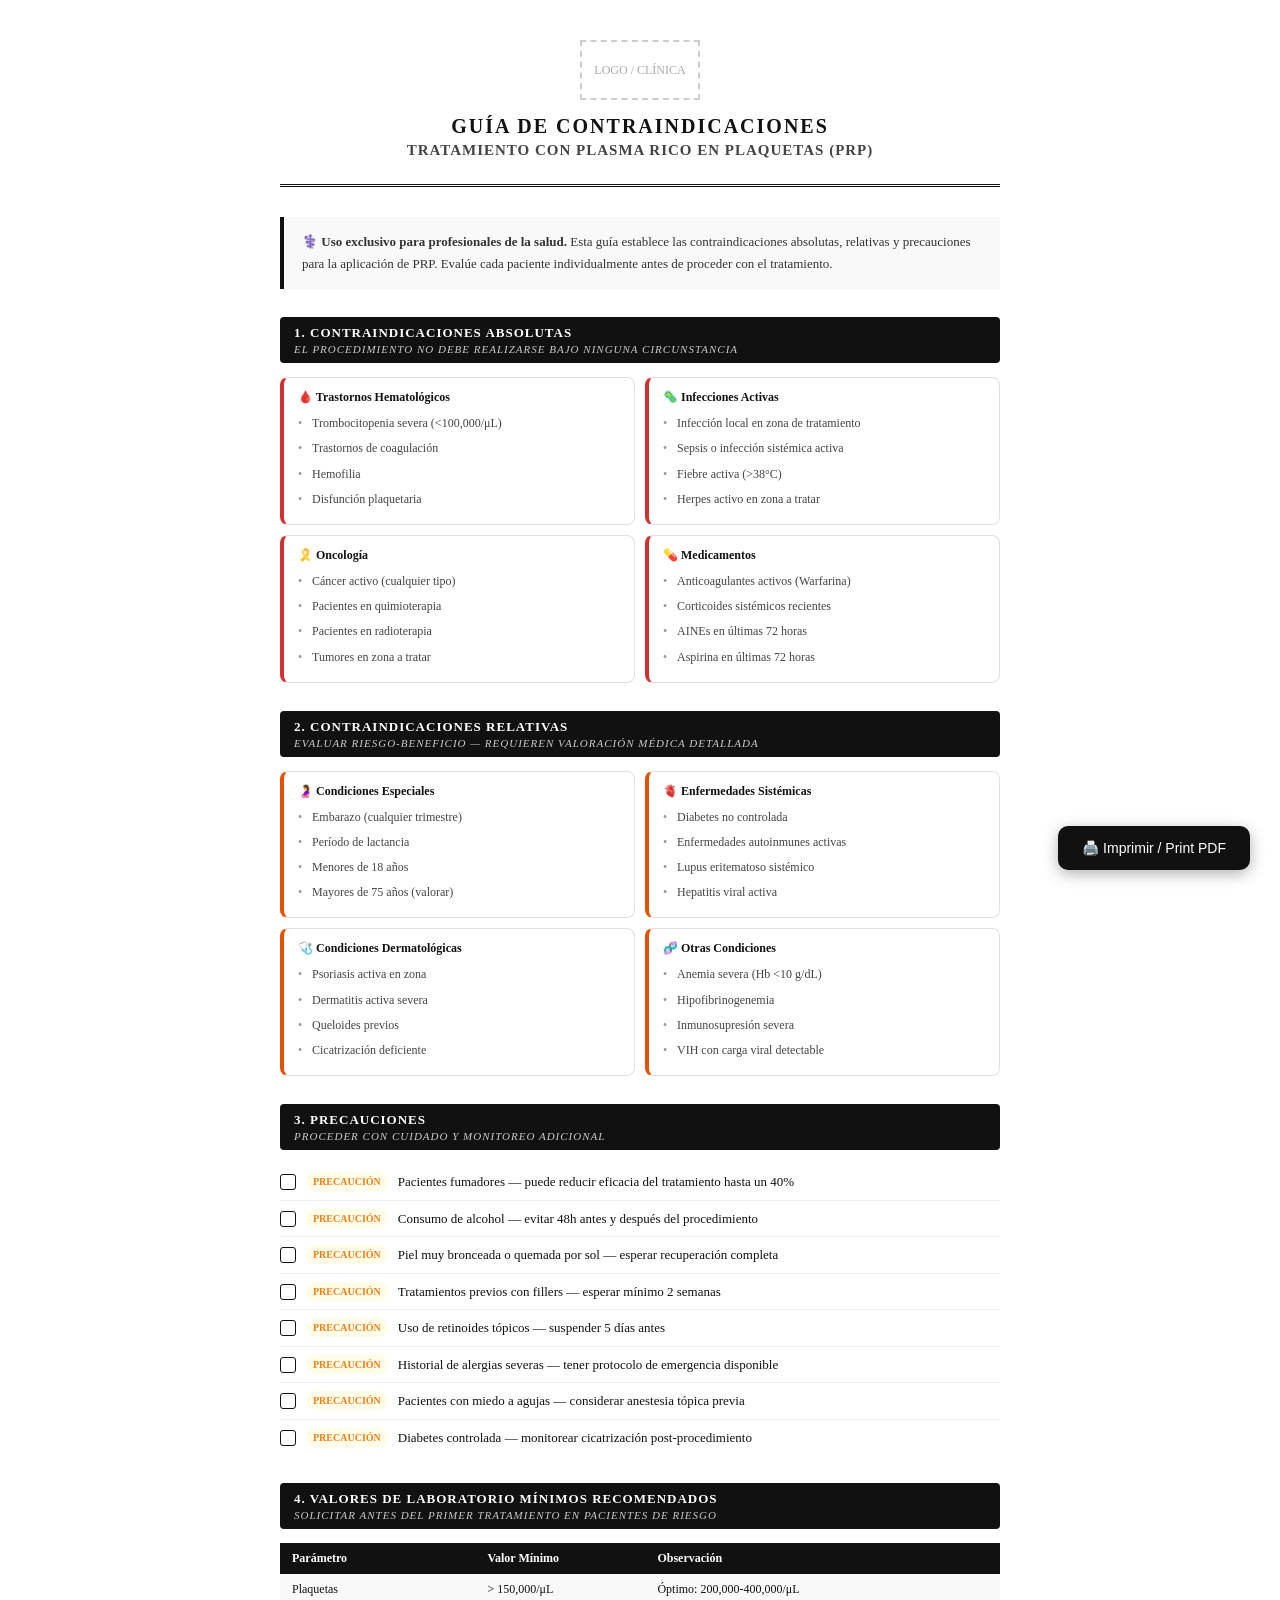
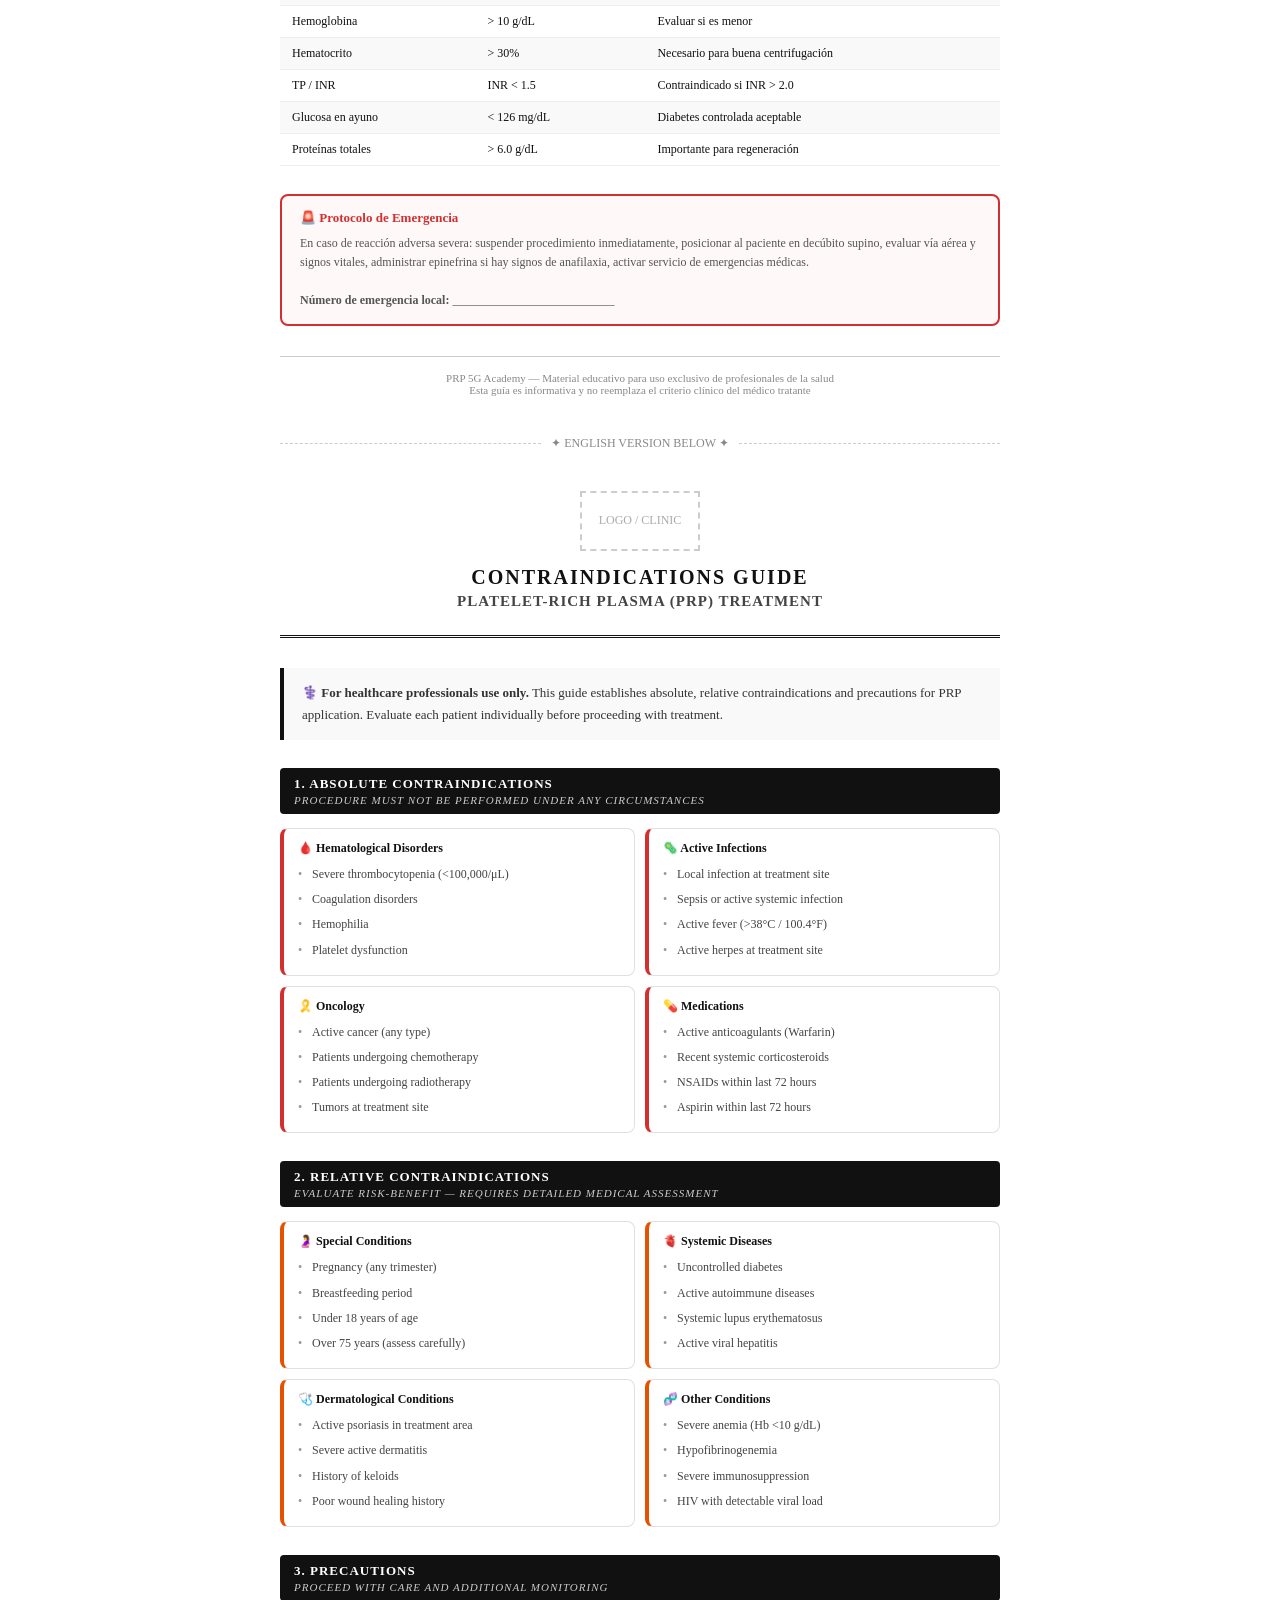
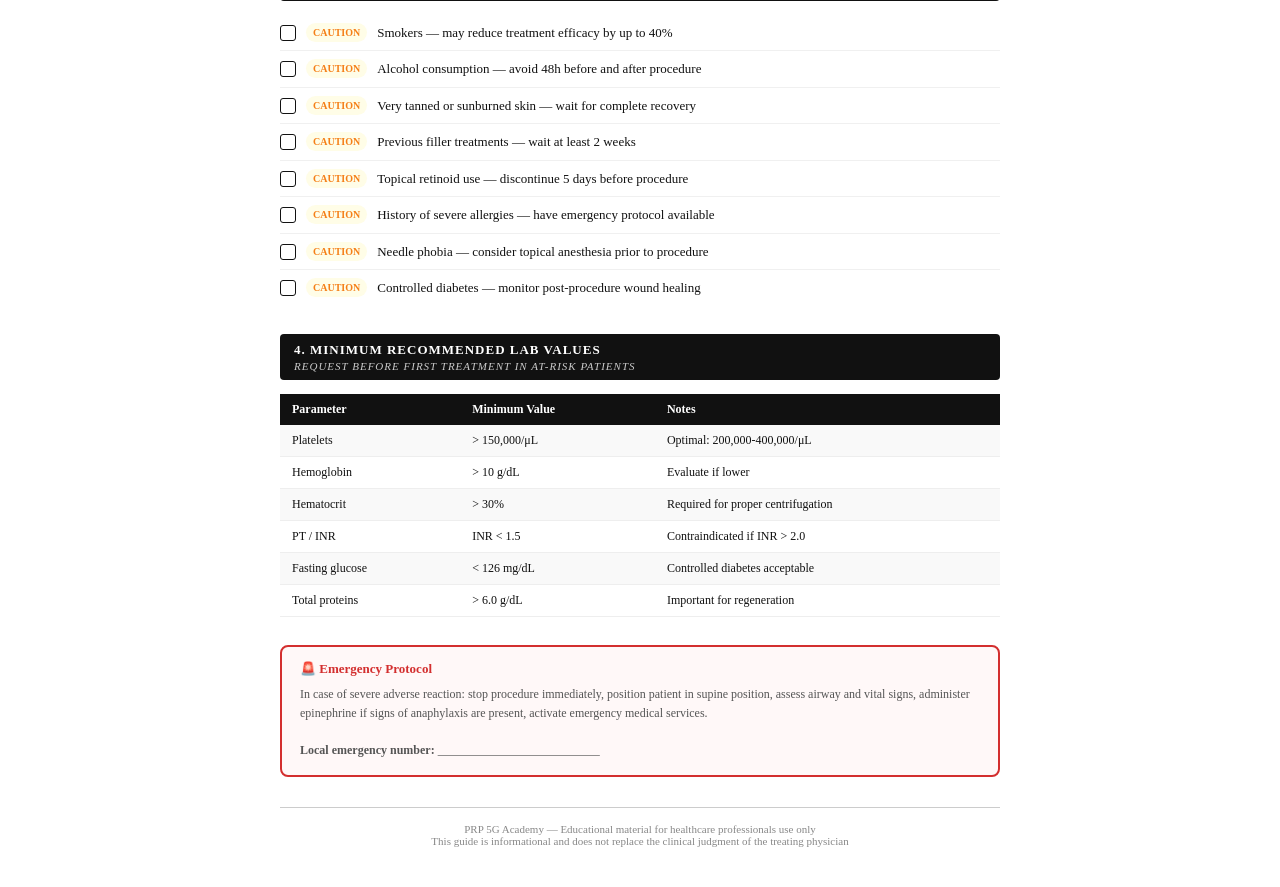
<file: contraindicaciones.html>
<!DOCTYPE html>
<html lang="es">
<head>
    <meta charset="UTF-8">
    <meta name="viewport" content="width=device-width, initial-scale=1.0">
    <title>Guía de Contraindicaciones PRP / PRP Contraindications Guide</title>
    <style>
        * { margin: 0; padding: 0; box-sizing: border-box; }
        body {
            font-family: 'Georgia', serif;
            background: #fff;
            color: #111;
            padding: 40px;
            max-width: 800px;
            margin: 0 auto;
        }
        .header {
            text-align: center;
            border-bottom: 3px double #111;
            padding-bottom: 20px;
            margin-bottom: 30px;
        }
        .logo-area {
            width: 120px;
            height: 60px;
            border: 2px dashed #ccc;
            margin: 0 auto 15px;
            display: flex;
            align-items: center;
            justify-content: center;
            color: #aaa;
            font-size: 12px;
        }
        h1 {
            font-size: 20px;
            text-transform: uppercase;
            letter-spacing: 2px;
            margin: 15px 0 5px;
        }
        h1 span {
            font-size: 15px;
            display: block;
            letter-spacing: 1px;
            color: #444;
            margin-top: 4px;
        }
        .intro {
            background: #f9f9f9;
            border-left: 4px solid #111;
            padding: 14px 18px;
            margin-bottom: 28px;
            font-size: 13px;
            line-height: 1.7;
            color: #333;
        }
        .section {
            margin-bottom: 28px;
        }
        .section-title {
            font-size: 13px;
            font-weight: bold;
            text-transform: uppercase;
            letter-spacing: 1px;
            background: #111;
            color: #fff;
            padding: 8px 14px;
            margin-bottom: 14px;
            border-radius: 4px;
        }
        .section-title span {
            display: block;
            font-size: 11px;
            color: #ccc;
            font-style: italic;
            font-weight: normal;
            margin-top: 2px;
        }
        .cards-grid {
            display: grid;
            grid-template-columns: 1fr 1fr;
            gap: 10px;
        }
        .card {
            border: 1.5px solid #e0e0e0;
            border-radius: 8px;
            padding: 12px 14px;
        }
        .card.red { border-left: 4px solid #d32f2f; }
        .card.orange { border-left: 4px solid #e65100; }
        .card.yellow { border-left: 4px solid #f9a825; }
        .card.green { border-left: 4px solid #2e7d32; }
        .card-title {
            font-size: 12px;
            font-weight: bold;
            margin-bottom: 6px;
            display: flex;
            align-items: center;
            gap: 6px;
        }
        .card-body {
            font-size: 12px;
            color: #444;
            line-height: 1.6;
        }
        .card-body ul {
            list-style: none;
            padding: 0;
        }
        .card-body ul li {
            padding: 3px 0;
            padding-left: 14px;
            position: relative;
        }
        .card-body ul li::before {
            content: '•';
            position: absolute;
            left: 0;
            color: #999;
        }
        .alert-box {
            border: 2px solid #d32f2f;
            border-radius: 8px;
            padding: 14px 18px;
            margin-bottom: 20px;
            background: #fff8f8;
        }
        .alert-box .alert-title {
            font-size: 13px;
            font-weight: bold;
            color: #d32f2f;
            margin-bottom: 8px;
            display: flex;
            align-items: center;
            gap: 6px;
        }
        .alert-box p {
            font-size: 12px;
            color: #555;
            line-height: 1.6;
        }
        .checklist {
            list-style: none;
            padding: 0;
        }
        .checklist li {
            display: flex;
            align-items: flex-start;
            gap: 10px;
            padding: 8px 0;
            border-bottom: 1px solid #f0f0f0;
            font-size: 13px;
            line-height: 1.5;
        }
        .checklist li:last-child { border-bottom: none; }
        .checklist li .check-box {
            width: 16px;
            height: 16px;
            border: 1.5px solid #111;
            border-radius: 3px;
            flex-shrink: 0;
            margin-top: 2px;
        }
        .checklist li .tag {
            font-size: 10px;
            padding: 2px 7px;
            border-radius: 10px;
            font-weight: bold;
            white-space: nowrap;
        }
        .tag.absoluta { background: #ffebee; color: #c62828; }
        .tag.relativa { background: #fff3e0; color: #e65100; }
        .tag.precaucion { background: #fffde7; color: #f57f17; }
        .dosage-table {
            width: 100%;
            border-collapse: collapse;
            font-size: 12px;
            margin-top: 10px;
        }
        .dosage-table th {
            background: #111;
            color: #fff;
            padding: 8px 12px;
            text-align: left;
        }
        .dosage-table td {
            padding: 8px 12px;
            border-bottom: 1px solid #eee;
        }
        .dosage-table tr:nth-child(even) td {
            background: #f9f9f9;
        }
        .lang-divider {
            text-align: center;
            margin: 40px 0;
            font-size: 12px;
            color: #888;
            display: flex;
            align-items: center;
            gap: 10px;
        }
        .lang-divider::before,
        .lang-divider::after {
            content: '';
            flex: 1;
            border-top: 1px dashed #ccc;
        }
        .footer {
            margin-top: 30px;
            padding-top: 15px;
            border-top: 1px solid #ccc;
            font-size: 11px;
            color: #888;
            text-align: center;
        }
        .print-btn {
            position: fixed;
            bottom: 30px;
            right: 30px;
            background: #111;
            color: white;
            border: none;
            padding: 14px 24px;
            border-radius: 10px;
            font-size: 14px;
            cursor: pointer;
            box-shadow: 0 4px 15px rgba(0,0,0,0.3);
            z-index: 999;
        }
        .print-btn:hover { background: #333; }
        @media print {
            .print-btn { display: none; }
            body { padding: 20px; }
            .page-break { page-break-before: always; }
        }
        @media (max-width: 600px) {
            .cards-grid { grid-template-columns: 1fr; }
        }
    </style>
</head>
<body>

<button class="print-btn" onclick="window.print()">🖨️ Imprimir / Print PDF</button>

<!-- ===== ESPAÑOL ===== -->
<div class="header">
    <div class="logo-area">LOGO / CLÍNICA</div>
    <h1>
        Guía de Contraindicaciones
        <span>Tratamiento con Plasma Rico en Plaquetas (PRP)</span>
    </h1>
</div>

<div class="intro">
    <strong>⚕️ Uso exclusivo para profesionales de la salud.</strong> Esta guía establece las contraindicaciones absolutas, relativas y precauciones para la aplicación de PRP. Evalúe cada paciente individualmente antes de proceder con el tratamiento.
</div>

<div class="section">
    <div class="section-title">1. Contraindicaciones Absolutas
        <span>El procedimiento NO debe realizarse bajo ninguna circunstancia</span>
    </div>
    <div class="cards-grid">
        <div class="card red">
            <div class="card-title">🩸 Trastornos Hematológicos</div>
            <div class="card-body">
                <ul>
                    <li>Trombocitopenia severa (&lt;100,000/μL)</li>
                    <li>Trastornos de coagulación</li>
                    <li>Hemofilia</li>
                    <li>Disfunción plaquetaria</li>
                </ul>
            </div>
        </div>
        <div class="card red">
            <div class="card-title">🦠 Infecciones Activas</div>
            <div class="card-body">
                <ul>
                    <li>Infección local en zona de tratamiento</li>
                    <li>Sepsis o infección sistémica activa</li>
                    <li>Fiebre activa (&gt;38°C)</li>
                    <li>Herpes activo en zona a tratar</li>
                </ul>
            </div>
        </div>
        <div class="card red">
            <div class="card-title">🎗️ Oncología</div>
            <div class="card-body">
                <ul>
                    <li>Cáncer activo (cualquier tipo)</li>
                    <li>Pacientes en quimioterapia</li>
                    <li>Pacientes en radioterapia</li>
                    <li>Tumores en zona a tratar</li>
                </ul>
            </div>
        </div>
        <div class="card red">
            <div class="card-title">💊 Medicamentos</div>
            <div class="card-body">
                <ul>
                    <li>Anticoagulantes activos (Warfarina)</li>
                    <li>Corticoides sistémicos recientes</li>
                    <li>AINEs en últimas 72 horas</li>
                    <li>Aspirina en últimas 72 horas</li>
                </ul>
            </div>
        </div>
    </div>
</div>

<div class="section">
    <div class="section-title">2. Contraindicaciones Relativas
        <span>Evaluar riesgo-beneficio — requieren valoración médica detallada</span>
    </div>
    <div class="cards-grid">
        <div class="card orange">
            <div class="card-title">🤰 Condiciones Especiales</div>
            <div class="card-body">
                <ul>
                    <li>Embarazo (cualquier trimestre)</li>
                    <li>Período de lactancia</li>
                    <li>Menores de 18 años</li>
                    <li>Mayores de 75 años (valorar)</li>
                </ul>
            </div>
        </div>
        <div class="card orange">
            <div class="card-title">🫀 Enfermedades Sistémicas</div>
            <div class="card-body">
                <ul>
                    <li>Diabetes no controlada</li>
                    <li>Enfermedades autoinmunes activas</li>
                    <li>Lupus eritematoso sistémico</li>
                    <li>Hepatitis viral activa</li>
                </ul>
            </div>
        </div>
        <div class="card orange">
            <div class="card-title">🩺 Condiciones Dermatológicas</div>
            <div class="card-body">
                <ul>
                    <li>Psoriasis activa en zona</li>
                    <li>Dermatitis activa severa</li>
                    <li>Queloides previos</li>
                    <li>Cicatrización deficiente</li>
                </ul>
            </div>
        </div>
        <div class="card orange">
            <div class="card-title">🧬 Otras Condiciones</div>
            <div class="card-body">
                <ul>
                    <li>Anemia severa (Hb &lt;10 g/dL)</li>
                    <li>Hipofibrinogenemia</li>
                    <li>Inmunosupresión severa</li>
                    <li>VIH con carga viral detectable</li>
                </ul>
            </div>
        </div>
    </div>
</div>

<div class="section">
    <div class="section-title">3. Precauciones
        <span>Proceder con cuidado y monitoreo adicional</span>
    </div>
    <ul class="checklist">
        <li>
            <div class="check-box"></div>
            <span class="tag precaucion">PRECAUCIÓN</span>
            <span>Pacientes fumadores — puede reducir eficacia del tratamiento hasta un 40%</span>
        </li>
        <li>
            <div class="check-box"></div>
            <span class="tag precaucion">PRECAUCIÓN</span>
            <span>Consumo de alcohol — evitar 48h antes y después del procedimiento</span>
        </li>
        <li>
            <div class="check-box"></div>
            <span class="tag precaucion">PRECAUCIÓN</span>
            <span>Piel muy bronceada o quemada por sol — esperar recuperación completa</span>
        </li>
        <li>
            <div class="check-box"></div>
            <span class="tag precaucion">PRECAUCIÓN</span>
            <span>Tratamientos previos con fillers — esperar mínimo 2 semanas</span>
        </li>
        <li>
            <div class="check-box"></div>
            <span class="tag precaucion">PRECAUCIÓN</span>
            <span>Uso de retinoides tópicos — suspender 5 días antes</span>
        </li>
        <li>
            <div class="check-box"></div>
            <span class="tag precaucion">PRECAUCIÓN</span>
            <span>Historial de alergias severas — tener protocolo de emergencia disponible</span>
        </li>
        <li>
            <div class="check-box"></div>
            <span class="tag precaucion">PRECAUCIÓN</span>
            <span>Pacientes con miedo a agujas — considerar anestesia tópica previa</span>
        </li>
        <li>
            <div class="check-box"></div>
            <span class="tag precaucion">PRECAUCIÓN</span>
            <span>Diabetes controlada — monitorear cicatrización post-procedimiento</span>
        </li>
    </ul>
</div>

<div class="section">
    <div class="section-title">4. Valores de Laboratorio Mínimos Recomendados
        <span>Solicitar antes del primer tratamiento en pacientes de riesgo</span>
    </div>
    <table class="dosage-table">
        <tr>
            <th>Parámetro</th>
            <th>Valor Mínimo</th>
            <th>Observación</th>
        </tr>
        <tr>
            <td>Plaquetas</td>
            <td>&gt; 150,000/μL</td>
            <td>Óptimo: 200,000-400,000/μL</td>
        </tr>
        <tr>
            <td>Hemoglobina</td>
            <td>&gt; 10 g/dL</td>
            <td>Evaluar si es menor</td>
        </tr>
        <tr>
            <td>Hematocrito</td>
            <td>&gt; 30%</td>
            <td>Necesario para buena centrifugación</td>
        </tr>
        <tr>
            <td>TP / INR</td>
            <td>INR &lt; 1.5</td>
            <td>Contraindicado si INR &gt; 2.0</td>
        </tr>
        <tr>
            <td>Glucosa en ayuno</td>
            <td>&lt; 126 mg/dL</td>
            <td>Diabetes controlada aceptable</td>
        </tr>
        <tr>
            <td>Proteínas totales</td>
            <td>&gt; 6.0 g/dL</td>
            <td>Importante para regeneración</td>
        </tr>
    </table>
</div>

<div class="alert-box">
    <div class="alert-title">🚨 Protocolo de Emergencia</div>
    <p>En caso de reacción adversa severa: suspender procedimiento inmediatamente, posicionar al paciente en decúbito supino, evaluar vía aérea y signos vitales, administrar epinefrina si hay signos de anafilaxia, activar servicio de emergencias médicas.</p>
    <br>
    <p><strong>Número de emergencia local:</strong> ___________________________</p>
</div>

<div class="footer">
    <p>PRP 5G Academy — Material educativo para uso exclusivo de profesionales de la salud</p>
    <p>Esta guía es informativa y no reemplaza el criterio clínico del médico tratante</p>
</div>

<!-- ===== ENGLISH VERSION ===== -->
<div class="lang-divider page-break">✦ ENGLISH VERSION BELOW ✦</div>

<div class="header">
    <div class="logo-area">LOGO / CLINIC</div>
    <h1>
        Contraindications Guide
        <span>Platelet-Rich Plasma (PRP) Treatment</span>
    </h1>
</div>

<div class="intro">
    <strong>⚕️ For healthcare professionals use only.</strong> This guide establishes absolute, relative contraindications and precautions for PRP application. Evaluate each patient individually before proceeding with treatment.
</div>

<div class="section">
    <div class="section-title">1. Absolute Contraindications
        <span>Procedure must NOT be performed under any circumstances</span>
    </div>
    <div class="cards-grid">
        <div class="card red">
            <div class="card-title">🩸 Hematological Disorders</div>
            <div class="card-body">
                <ul>
                    <li>Severe thrombocytopenia (&lt;100,000/μL)</li>
                    <li>Coagulation disorders</li>
                    <li>Hemophilia</li>
                    <li>Platelet dysfunction</li>
                </ul>
            </div>
        </div>
        <div class="card red">
            <div class="card-title">🦠 Active Infections</div>
            <div class="card-body">
                <ul>
                    <li>Local infection at treatment site</li>
                    <li>Sepsis or active systemic infection</li>
                    <li>Active fever (&gt;38°C / 100.4°F)</li>
                    <li>Active herpes at treatment site</li>
                </ul>
            </div>
        </div>
        <div class="card red">
            <div class="card-title">🎗️ Oncology</div>
            <div class="card-body">
                <ul>
                    <li>Active cancer (any type)</li>
                    <li>Patients undergoing chemotherapy</li>
                    <li>Patients undergoing radiotherapy</li>
                    <li>Tumors at treatment site</li>
                </ul>
            </div>
        </div>
        <div class="card red">
            <div class="card-title">💊 Medications</div>
            <div class="card-body">
                <ul>
                    <li>Active anticoagulants (Warfarin)</li>
                    <li>Recent systemic corticosteroids</li>
                    <li>NSAIDs within last 72 hours</li>
                    <li>Aspirin within last 72 hours</li>
                </ul>
            </div>
        </div>
    </div>
</div>

<div class="section">
    <div class="section-title">2. Relative Contraindications
        <span>Evaluate risk-benefit — requires detailed medical assessment</span>
    </div>
    <div class="cards-grid">
        <div class="card orange">
            <div class="card-title">🤰 Special Conditions</div>
            <div class="card-body">
                <ul>
                    <li>Pregnancy (any trimester)</li>
                    <li>Breastfeeding period</li>
                    <li>Under 18 years of age</li>
                    <li>Over 75 years (assess carefully)</li>
                </ul>
            </div>
        </div>
        <div class="card orange">
            <div class="card-title">🫀 Systemic Diseases</div>
            <div class="card-body">
                <ul>
                    <li>Uncontrolled diabetes</li>
                    <li>Active autoimmune diseases</li>
                    <li>Systemic lupus erythematosus</li>
                    <li>Active viral hepatitis</li>
                </ul>
            </div>
        </div>
        <div class="card orange">
            <div class="card-title">🩺 Dermatological Conditions</div>
            <div class="card-body">
                <ul>
                    <li>Active psoriasis in treatment area</li>
                    <li>Severe active dermatitis</li>
                    <li>History of keloids</li>
                    <li>Poor wound healing history</li>
                </ul>
            </div>
        </div>
        <div class="card orange">
            <div class="card-title">🧬 Other Conditions</div>
            <div class="card-body">
                <ul>
                    <li>Severe anemia (Hb &lt;10 g/dL)</li>
                    <li>Hypofibrinogenemia</li>
                    <li>Severe immunosuppression</li>
                    <li>HIV with detectable viral load</li>
                </ul>
            </div>
        </div>
    </div>
</div>

<div class="section">
    <div class="section-title">3. Precautions
        <span>Proceed with care and additional monitoring</span>
    </div>
    <ul class="checklist">
        <li>
            <div class="check-box"></div>
            <span class="tag precaucion">CAUTION</span>
            <span>Smokers — may reduce treatment efficacy by up to 40%</span>
        </li>
        <li>
            <div class="check-box"></div>
            <span class="tag precaucion">CAUTION</span>
            <span>Alcohol consumption — avoid 48h before and after procedure</span>
        </li>
        <li>
            <div class="check-box"></div>
            <span class="tag precaucion">CAUTION</span>
            <span>Very tanned or sunburned skin — wait for complete recovery</span>
        </li>
        <li>
            <div class="check-box"></div>
            <span class="tag precaucion">CAUTION</span>
            <span>Previous filler treatments — wait at least 2 weeks</span>
        </li>
        <li>
            <div class="check-box"></div>
            <span class="tag precaucion">CAUTION</span>
            <span>Topical retinoid use — discontinue 5 days before procedure</span>
        </li>
        <li>
            <div class="check-box"></div>
            <span class="tag precaucion">CAUTION</span>
            <span>History of severe allergies — have emergency protocol available</span>
        </li>
        <li>
            <div class="check-box"></div>
            <span class="tag precaucion">CAUTION</span>
            <span>Needle phobia — consider topical anesthesia prior to procedure</span>
        </li>
        <li>
            <div class="check-box"></div>
            <span class="tag precaucion">CAUTION</span>
            <span>Controlled diabetes — monitor post-procedure wound healing</span>
        </li>
    </ul>
</div>

<div class="section">
    <div class="section-title">4. Minimum Recommended Lab Values
        <span>Request before first treatment in at-risk patients</span>
    </div>
    <table class="dosage-table">
        <tr>
            <th>Parameter</th>
            <th>Minimum Value</th>
            <th>Notes</th>
        </tr>
        <tr>
            <td>Platelets</td>
            <td>&gt; 150,000/μL</td>
            <td>Optimal: 200,000-400,000/μL</td>
        </tr>
        <tr>
            <td>Hemoglobin</td>
            <td>&gt; 10 g/dL</td>
            <td>Evaluate if lower</td>
        </tr>
        <tr>
            <td>Hematocrit</td>
            <td>&gt; 30%</td>
            <td>Required for proper centrifugation</td>
        </tr>
        <tr>
            <td>PT / INR</td>
            <td>INR &lt; 1.5</td>
            <td>Contraindicated if INR &gt; 2.0</td>
        </tr>
        <tr>
            <td>Fasting glucose</td>
            <td>&lt; 126 mg/dL</td>
            <td>Controlled diabetes acceptable</td>
        </tr>
        <tr>
            <td>Total proteins</td>
            <td>&gt; 6.0 g/dL</td>
            <td>Important for regeneration</td>
        </tr>
    </table>
</div>

<div class="alert-box">
    <div class="alert-title">🚨 Emergency Protocol</div>
    <p>In case of severe adverse reaction: stop procedure immediately, position patient in supine position, assess airway and vital signs, administer epinephrine if signs of anaphylaxis are present, activate emergency medical services.</p>
    <br>
    <p><strong>Local emergency number:</strong> ___________________________</p>
</div>

<div class="footer">
    <p>PRP 5G Academy — Educational material for healthcare professionals use only</p>
    <p>This guide is informational and does not replace the clinical judgment of the treating physician</p>
</div>

</body>
</html>
</file>
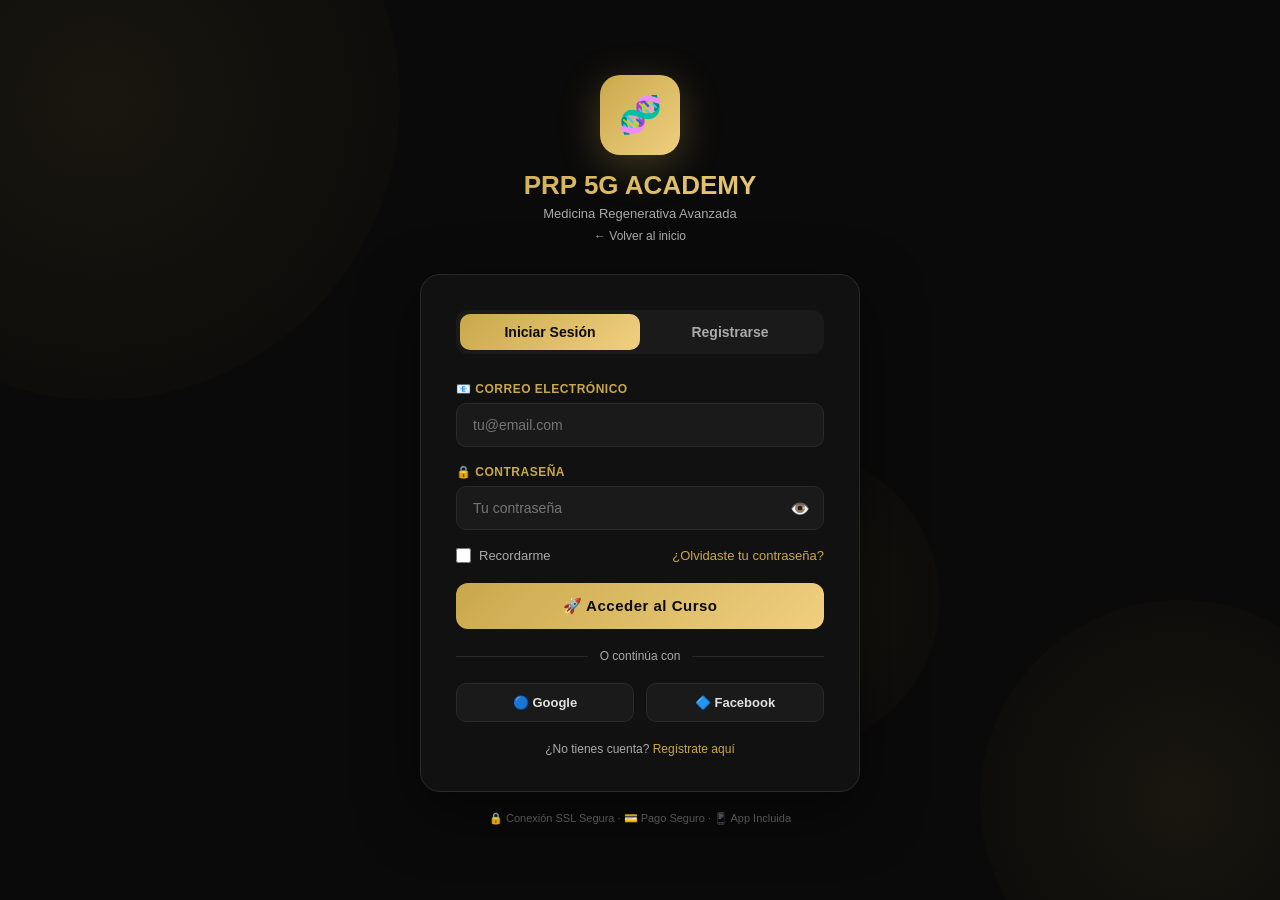
<file: login.html>
<!DOCTYPE html>
<html lang="es">
<head>
    <meta charset="UTF-8">
    <meta name="viewport" content="width=device-width, initial-scale=1.0">
    <title>PRP 5G Academy — Acceso</title>
    <link rel="manifest" href="manifest.json">
    <meta name="theme-color" content="#c9a84c">
    <meta name="apple-mobile-web-app-capable" content="yes">
    <meta name="apple-mobile-web-app-status-bar-style" content="black-translucent">
    <style>
        * { margin: 0; padding: 0; box-sizing: border-box; }

        :root {
            --gold: #c9a84c;
            --gold-light: #f0d080;
            --dark: #0a0a0a;
            --dark2: #111111;
            --dark3: #1a1a1a;
            --text: #e0e0e0;
            --text2: #aaaaaa;
            --green: #2ecc71;
            --red: #e74c3c;
        }

        body {
            font-family: 'Segoe UI', sans-serif;
            background: var(--dark);
            min-height: 100vh;
            display: flex;
            align-items: center;
            justify-content: center;
            padding: 20px;
            position: relative;
            overflow: hidden;
        }

        .bg-animation {
            position: fixed;
            inset: 0;
            z-index: 0;
            overflow: hidden;
        }
        .bg-circle {
            position: absolute;
            border-radius: 50%;
            background: radial-gradient(circle, rgba(201,168,76,0.08), transparent);
            animation: float 8s infinite ease-in-out;
        }
        .bg-circle:nth-child(1) { width: 600px; height: 600px; top: -200px; left: -200px; animation-delay: 0s; }
        .bg-circle:nth-child(2) { width: 400px; height: 400px; bottom: -100px; right: -100px; animation-delay: 3s; }
        .bg-circle:nth-child(3) { width: 300px; height: 300px; top: 50%; left: 50%; animation-delay: 5s; }

        @keyframes float {
            0%, 100% { transform: translateY(0) scale(1); opacity: 0.5; }
            50% { transform: translateY(-30px) scale(1.05); opacity: 1; }
        }

        .container {
            width: 100%;
            max-width: 440px;
            position: relative;
            z-index: 1;
        }

        .logo-section {
            text-align: center;
            margin-bottom: 30px;
        }
        .logo-icon {
            width: 80px;
            height: 80px;
            background: linear-gradient(135deg, var(--gold), var(--gold-light));
            border-radius: 20px;
            display: flex;
            align-items: center;
            justify-content: center;
            font-size: 36px;
            margin: 0 auto 15px;
            box-shadow: 0 10px 40px rgba(201,168,76,0.3);
        }
        .logo-section h1 {
            font-size: 26px;
            font-weight: 800;
            background: linear-gradient(135deg, var(--gold), var(--gold-light));
            -webkit-background-clip: text;
            -webkit-text-fill-color: transparent;
        }
        .logo-section p { font-size: 13px; color: var(--text2); margin-top: 5px; }
        .back-link {
            display: inline-block;
            margin-top: 8px;
            font-size: 12px;
            color: var(--text2);
            text-decoration: none;
            transition: color 0.2s;
        }
        .back-link:hover { color: var(--gold); }

        .card {
            background: var(--dark2);
            border: 1px solid #2a2a2a;
            border-radius: 20px;
            padding: 35px;
            box-shadow: 0 20px 60px rgba(0,0,0,0.5);
        }

        .tabs {
            display: flex;
            background: var(--dark3);
            border-radius: 12px;
            padding: 4px;
            margin-bottom: 28px;
        }
        .tab {
            flex: 1;
            padding: 10px;
            text-align: center;
            border-radius: 10px;
            cursor: pointer;
            font-size: 14px;
            font-weight: 600;
            color: var(--text2);
            transition: all 0.3s;
            border: none;
            background: none;
            font-family: inherit;
        }
        .tab.active {
            background: linear-gradient(135deg, var(--gold), var(--gold-light));
            color: var(--dark);
        }

        .form { display: none; }
        .form.active { display: block; }

        .field { margin-bottom: 18px; }
        .field label {
            display: block;
            font-size: 12px;
            font-weight: 600;
            color: var(--gold);
            text-transform: uppercase;
            letter-spacing: 0.5px;
            margin-bottom: 7px;
        }
        .field input, .field select {
            width: 100%;
            padding: 13px 16px;
            background: var(--dark3);
            border: 1.5px solid #2a2a2a;
            border-radius: 10px;
            color: var(--text);
            font-size: 14px;
            outline: none;
            transition: all 0.3s;
            font-family: inherit;
        }
        .field input:focus, .field select:focus {
            border-color: var(--gold);
            box-shadow: 0 0 0 3px rgba(201,168,76,0.1);
            background: #1f1f1f;
        }
        .field select option { background: var(--dark3); }
        .field .input-wrapper { position: relative; }
        .field .input-wrapper input { padding-right: 45px; }
        .toggle-pass {
            position: absolute;
            right: 14px;
            top: 50%;
            transform: translateY(-50%);
            cursor: pointer;
            color: var(--text2);
            font-size: 16px;
            background: none;
            border: none;
        }

        .remember-row {
            display: flex;
            justify-content: space-between;
            align-items: center;
            margin-bottom: 20px;
        }
        .checkbox-label {
            display: flex;
            align-items: center;
            gap: 8px;
            cursor: pointer;
            font-size: 13px;
            color: var(--text2);
        }
        .checkbox-label input { accent-color: var(--gold); width: 15px; height: 15px; }
        .forgot-link {
            font-size: 13px;
            color: var(--gold);
            text-decoration: none;
            cursor: pointer;
        }
        .forgot-link:hover { text-decoration: underline; }

        .btn-primary {
            width: 100%;
            padding: 14px;
            background: linear-gradient(135deg, var(--gold), var(--gold-light));
            color: var(--dark);
            border: none;
            border-radius: 12px;
            font-size: 15px;
            font-weight: 700;
            cursor: pointer;
            transition: all 0.3s;
            letter-spacing: 0.5px;
            font-family: inherit;
        }
        .btn-primary:hover {
            transform: translateY(-2px);
            box-shadow: 0 8px 25px rgba(201,168,76,0.4);
        }
        .btn-primary:active { transform: translateY(0); }

        .divider {
            display: flex;
            align-items: center;
            gap: 12px;
            margin: 20px 0;
            color: var(--text2);
            font-size: 12px;
        }
        .divider::before, .divider::after {
            content: '';
            flex: 1;
            height: 1px;
            background: #2a2a2a;
        }

        .social-btns {
            display: grid;
            grid-template-columns: 1fr 1fr;
            gap: 12px;
            margin-bottom: 20px;
        }
        .btn-social {
            padding: 11px;
            border-radius: 10px;
            border: 1.5px solid #2a2a2a;
            background: var(--dark3);
            color: var(--text);
            font-size: 13px;
            cursor: pointer;
            transition: all 0.3s;
            display: flex;
            align-items: center;
            justify-content: center;
            gap: 8px;
            font-weight: 600;
            font-family: inherit;
        }
        .btn-social:hover {
            border-color: var(--gold);
            background: rgba(201,168,76,0.05);
        }

        /* Plan en registro */
        .plan-unique {
            background: linear-gradient(135deg, rgba(201,168,76,0.1), rgba(201,168,76,0.05));
            border: 1.5px solid var(--gold);
            border-radius: 14px;
            padding: 18px 20px;
            margin-bottom: 18px;
            display: flex;
            justify-content: space-between;
            align-items: center;
        }
        .plan-unique .plan-left h3 { color: white; font-size: 15px; font-weight: 700; margin-bottom: 3px; }
        .plan-unique .plan-left p { color: var(--text2); font-size: 12px; }
        .plan-unique .plan-right { text-align: right; }
        .plan-unique .plan-right .original { color: #555; font-size: 13px; text-decoration: line-through; }
        .plan-unique .plan-right .price { color: var(--gold); font-size: 22px; font-weight: 800; }
        .plan-unique .plan-right .period { color: var(--text2); font-size: 11px; }

        .plan-includes { list-style: none; margin-bottom: 18px; }
        .plan-includes li {
            display: flex;
            align-items: center;
            gap: 8px;
            font-size: 12px;
            color: var(--text2);
            padding: 4px 0;
        }
        .plan-includes li::before {
            content: '✓';
            color: var(--green);
            font-weight: 700;
            font-size: 13px;
        }

        .alert {
            padding: 12px 15px;
            border-radius: 10px;
            font-size: 13px;
            margin-bottom: 15px;
            display: none;
        }
        .alert.success {
            background: rgba(46,204,113,0.1);
            border: 1px solid var(--green);
            color: var(--green);
            display: flex;
            align-items: center;
            gap: 8px;
        }
        .alert.error {
            background: rgba(231,76,60,0.1);
            border: 1px solid var(--red);
            color: #ff9999;
            display: flex;
            align-items: center;
            gap: 8px;
        }

        .loading { display: none; text-align: center; padding: 10px; }
        .spinner {
            width: 30px;
            height: 30px;
            border: 3px solid #333;
            border-top-color: var(--gold);
            border-radius: 50%;
            animation: spin 0.8s linear infinite;
            margin: 0 auto 10px;
        }
        @keyframes spin { to { transform: rotate(360deg); } }

        .card-footer {
            text-align: center;
            margin-top: 20px;
            font-size: 12px;
            color: var(--text2);
        }
        .card-footer a { color: var(--gold); text-decoration: none; cursor: pointer; }

        .modal-overlay {
            display: none;
            position: fixed;
            inset: 0;
            background: rgba(0,0,0,0.8);
            z-index: 1000;
            align-items: center;
            justify-content: center;
        }
        .modal-overlay.active { display: flex; }
        .modal {
            background: var(--dark2);
            border: 1px solid #333;
            border-radius: 20px;
            padding: 35px;
            width: 90%;
            max-width: 380px;
        }
        .modal h3 { color: var(--gold); font-size: 18px; margin-bottom: 10px; }
        .modal p { color: var(--text2); font-size: 13px; margin-bottom: 20px; line-height: 1.6; }

        .pwa-banner {
            display: none;
            position: fixed;
            bottom: 20px;
            left: 50%;
            transform: translateX(-50%);
            background: var(--dark2);
            border: 1px solid var(--gold);
            border-radius: 15px;
            padding: 15px 20px;
            width: 90%;
            max-width: 400px;
            z-index: 999;
            box-shadow: 0 10px 30px rgba(0,0,0,0.5);
        }
        .pwa-banner.show { display: flex; align-items: center; gap: 15px; }
        .pwa-banner .pwa-icon { font-size: 30px; }
        .pwa-banner .pwa-text { flex: 1; }
        .pwa-banner .pwa-text p { font-size: 13px; color: var(--text2); }
        .pwa-banner .pwa-text strong { font-size: 14px; color: white; display: block; margin-bottom: 2px; }
        .btn-install {
            padding: 8px 16px;
            background: linear-gradient(135deg, var(--gold), var(--gold-light));
            color: var(--dark);
            border: none;
            border-radius: 20px;
            font-size: 13px;
            font-weight: 700;
            cursor: pointer;
            white-space: nowrap;
        }

        @media (max-width: 480px) {
            .card { padding: 25px 20px; }
            .social-btns { grid-template-columns: 1fr; }
        }
    </style>
</head>
<body>

<div class="bg-animation">
    <div class="bg-circle"></div>
    <div class="bg-circle"></div>
    <div class="bg-circle"></div>
</div>

<!-- MODAL RECUPERAR CONTRASEÑA -->
<div class="modal-overlay" id="forgotModal">
    <div class="modal">
        <h3>🔑 Recuperar Contraseña</h3>
        <p>Ingresa tu email y te enviaremos las instrucciones para restablecer tu contraseña.</p>
        <div class="field">
            <label>Correo Electrónico</label>
            <input type="email" id="forgotEmail" placeholder="tu@email.com">
        </div>
        <div id="forgotAlert" class="alert"></div>
        <button class="btn-primary" onclick="sendRecovery()" style="margin-bottom:10px;">
            📧 Enviar instrucciones
        </button>
        <button onclick="document.getElementById('forgotModal').classList.remove('active')"
            style="width:100%;padding:12px;background:none;border:1px solid #333;border-radius:10px;color:var(--text2);cursor:pointer;font-size:14px;font-family:inherit;">
            Cancelar
        </button>
    </div>
</div>

<!-- PWA BANNER -->
<div class="pwa-banner" id="pwaBanner">
    <div class="pwa-icon">📱</div>
    <div class="pwa-text">
        <strong>Instalar App</strong>
        <p>Agrega PRP 5G Academy a tu pantalla de inicio</p>
    </div>
    <button class="btn-install" id="installBtn">Instalar</button>
    <button onclick="document.getElementById('pwaBanner').classList.remove('show')"
        style="background:none;border:none;color:var(--text2);cursor:pointer;font-size:18px;">✕</button>
</div>

<div class="container">

    <div class="logo-section">
        <div class="logo-icon">🧬</div>
        <h1>PRP 5G ACADEMY</h1>
        <p>Medicina Regenerativa Avanzada</p>
        <a href="index.html" class="back-link">← Volver al inicio</a>
    </div>

    <div class="card">

        <div class="tabs">
            <button class="tab active" id="tab-login" onclick="switchTab('login')">Iniciar Sesión</button>
            <button class="tab" id="tab-register" onclick="switchTab('register')">Registrarse</button>
        </div>

        <!-- FORMULARIO LOGIN -->
        <form class="form active" id="loginForm" onsubmit="handleLogin(event)">

            <div id="loginAlert" class="alert"></div>

            <div class="field">
                <label>📧 Correo Electrónico</label>
                <input type="email" id="loginEmail" placeholder="tu@email.com" required>
            </div>

            <div class="field">
                <label>🔒 Contraseña</label>
                <div class="input-wrapper">
                    <input type="password" id="loginPass" placeholder="Tu contraseña" required>
                    <button type="button" class="toggle-pass" onclick="togglePassword('loginPass', this)">👁️</button>
                </div>
            </div>

            <div class="remember-row">
                <label class="checkbox-label">
                    <input type="checkbox" id="rememberMe"> Recordarme
                </label>
                <span class="forgot-link" onclick="openForgot()">¿Olvidaste tu contraseña?</span>
            </div>

            <div class="loading" id="loginLoading">
                <div class="spinner"></div>
                <p style="color:var(--text2);font-size:13px;">Verificando...</p>
            </div>

            <button type="submit" class="btn-primary" id="loginBtn">
                🚀 Acceder al Curso
            </button>

            <div class="divider">O continúa con</div>

            <div class="social-btns">
                <button type="button" class="btn-social" onclick="socialLogin('Google')">
                    🔵 Google
                </button>
                <button type="button" class="btn-social" onclick="socialLogin('Facebook')">
                    🔷 Facebook
                </button>
            </div>

            <div class="card-footer">
                ¿No tienes cuenta?
                <a onclick="switchTab('register')">Regístrate aquí</a>
            </div>

        </form>

        <!-- FORMULARIO REGISTRO -->
        <form class="form" id="registerForm" onsubmit="handleRegister(event)">

            <div id="registerAlert" class="alert"></div>

            <div class="field">
                <label>👤 Nombre Completo</label>
                <input type="text" id="regName" placeholder="Tu nombre completo" required>
            </div>

            <div class="field">
                <label>📧 Correo Electrónico</label>
                <input type="email" id="regEmail" placeholder="tu@email.com" required>
            </div>

            <div class="field">
                <label>🌎 País</label>
                <select id="regCountry">
                    <option value="mx">🇲🇽 México</option>
                    <option value="co">🇨🇴 Colombia</option>
                    <option value="ar">🇦🇷 Argentina</option>
                    <option value="cl">🇨🇱 Chile</option>
                    <option value="pe">🇵🇪 Perú</option>
                    <option value="us">🇺🇸 Estados Unidos</option>
                    <option value="ca">🇨🇦 Canadá</option>
                    <option value="es">🇪🇸 España</option>
                    <option value="other">🌎 Otro</option>
                </select>
            </div>

            <div class="field">
                <label>🔒 Contraseña</label>
                <div class="input-wrapper">
                    <input type="password" id="regPass" placeholder="Mínimo 6 caracteres" required minlength="6">
                    <button type="button" class="toggle-pass" onclick="togglePassword('regPass', this)">👁️</button>
                </div>
            </div>

            <!-- PLAN -->
            <div class="field">
                <label>💎 Tu Plan</label>
                <div class="plan-unique">
                    <div class="plan-left">
                        <h3>Curso Completo PRP 5G</h3>
                        <p>♾️ Acceso de por vida</p>
                    </div>
                    <div class="plan-right">
                        <div class="original">$197 USD</div>
                        <div class="price">$25 USD</div>
                        <div class="period">pago único</div>
                    </div>
                </div>
                <ul class="plan-includes">
                    <li>6 módulos completos + evaluaciones</li>
                    <li>Certificado digital verificable</li>
                    <li>Materiales PDF descargables</li>
                    <li>App móvil incluida</li>
                    <li>Soporte por email</li>
                    <li>Acceso de por vida · una sola vez</li>
                </ul>
            </div>

            <div class="loading" id="registerLoading">
                <div class="spinner"></div>
                <p style="color:var(--text2);font-size:13px;">Creando tu cuenta...</p>
            </div>

            <button type="submit" class="btn-primary" id="registerBtn">
                ✨ Crear cuenta y proceder al pago
            </button>

            <div class="card-footer" style="margin-top:15px;">
                Al registrarte aceptas nuestros
                <a href="#">Términos y Condiciones</a> y
                <a href="#">Política de Privacidad</a>
            </div>

        </form>

    </div>

    <div style="text-align:center; margin-top:20px;">
        <p style="font-size:11px; color:#555;">
            🔒 Conexión SSL Segura · 💳 Pago Seguro · 📱 App Incluida
        </p>
    </div>

</div>

<script>
    let deferredPrompt;

    // Abrir pestaña según parámetro URL
    (function() {
        const params = new URLSearchParams(window.location.search);
        if (params.get('tab') === 'registro') switchTab('register');
    })();

    function switchTab(tab) {
        document.getElementById('tab-login').classList.toggle('active', tab === 'login');
        document.getElementById('tab-register').classList.toggle('active', tab === 'register');
        document.getElementById('loginForm').classList.toggle('active', tab === 'login');
        document.getElementById('registerForm').classList.toggle('active', tab === 'register');
        clearAlerts();
    }

    function handleLogin(e) {
        e.preventDefault();
        const email = document.getElementById('loginEmail').value;
        const pass = document.getElementById('loginPass').value;
        const remember = document.getElementById('rememberMe').checked;

        showLoading('loginLoading', 'loginBtn');

        setTimeout(() => {
            hideLoading('loginLoading', 'loginBtn', '🚀 Acceder al Curso');

            if (email === 'demo@prp5g.com' && pass === 'demo123') {
                loginSuccess({ name: 'Usuario Demo', email, plan: 'lifetime', paid: true }, remember);
                return;
            }

            const users = JSON.parse(localStorage.getItem('prp5g_users') || '[]');
            const user = users.find(u => u.email === email && u.password === pass);

            if (user) {
                if (!user.paid) {
                    window.location.href = `payment.html?email=${encodeURIComponent(email)}&name=${encodeURIComponent(user.name || '')}`;
                    return;
                }
                loginSuccess(user, remember);
            } else {
                showAlert('loginAlert', 'error', '❌ Email o contraseña incorrectos');
            }
        }, 1500);
    }

    function loginSuccess(user, remember) {
        const storage = remember ? localStorage : sessionStorage;
        storage.setItem('prp5g_session', JSON.stringify(user));
        showAlert('loginAlert', 'success', `✅ ¡Bienvenido ${user.name}! Redirigiendo...`);
        setTimeout(() => { window.location.href = 'dashboard.html'; }, 1200);
    }

    function handleRegister(e) {
        e.preventDefault();
        const name = document.getElementById('regName').value;
        const email = document.getElementById('regEmail').value;
        const country = document.getElementById('regCountry').value;
        const pass = document.getElementById('regPass').value;

        if (pass.length < 6) {
            showAlert('registerAlert', 'error', '❌ La contraseña debe tener al menos 6 caracteres');
            return;
        }

        showLoading('registerLoading', 'registerBtn');

        setTimeout(() => {
            hideLoading('registerLoading', 'registerBtn', '✨ Crear cuenta y proceder al pago');

            const users = JSON.parse(localStorage.getItem('prp5g_users') || '[]');

            if (users.find(u => u.email === email)) {
                showAlert('registerAlert', 'error', '❌ Este email ya está registrado');
                return;
            }

            const newUser = {
                name, email, country, password: pass,
                plan: 'lifetime',
                paid: false,
                createdAt: new Date().toISOString()
            };

            users.push(newUser);
            localStorage.setItem('prp5g_users', JSON.stringify(users));

            showAlert('registerAlert', 'success', '✅ ¡Cuenta creada! Redirigiendo al pago...');

            setTimeout(() => {
                window.location.href = `payment.html?email=${encodeURIComponent(email)}&name=${encodeURIComponent(name)}`;
            }, 1200);
        }, 1500);
    }

    function socialLogin(provider) {
        showAlert('loginAlert', 'success', `✅ Conectando con ${provider}...`);
        setTimeout(() => {
            const fakeUser = {
                name: `Usuario ${provider}`,
                email: `usuario@${provider.toLowerCase()}.com`,
                plan: 'lifetime',
                paid: true,
                paidAt: new Date().toISOString()
            };
            sessionStorage.setItem('prp5g_session', JSON.stringify(fakeUser));
            window.location.href = 'dashboard.html';
        }, 1500);
    }

    function openForgot() {
        document.getElementById('forgotModal').classList.add('active');
    }

    function sendRecovery() {
        const email = document.getElementById('forgotEmail').value;
        if (!email) return;
        const alert = document.getElementById('forgotAlert');
        alert.className = 'alert success';
        alert.innerHTML = '✅ Instrucciones enviadas a ' + email;
        alert.style.display = 'flex';
    }

    function togglePassword(inputId, btn) {
        const input = document.getElementById(inputId);
        input.type = input.type === 'password' ? 'text' : 'password';
        btn.textContent = input.type === 'password' ? '👁️' : '🙈';
    }

    function showAlert(id, type, msg) {
        const el = document.getElementById(id);
        el.className = 'alert ' + type;
        el.innerHTML = msg;
        el.style.display = 'flex';
    }

    function clearAlerts() {
        document.querySelectorAll('.alert').forEach(a => a.style.display = 'none');
    }

    function showLoading(loadId, btnId) {
        document.getElementById(loadId).style.display = 'block';
        document.getElementById(btnId).style.display = 'none';
    }

    function hideLoading(loadId, btnId, btnText) {
        document.getElementById(loadId).style.display = 'none';
        const btn = document.getElementById(btnId);
        btn.style.display = 'block';
        btn.textContent = btnText;
    }

    // Redirigir si ya tiene sesión
    const session = localStorage.getItem('prp5g_session') || sessionStorage.getItem('prp5g_session');
    if (session) {
        try {
            const user = JSON.parse(session);
            if (user && user.paid) window.location.href = 'dashboard.html';
        } catch(e) {}
    }

    // PWA install prompt
    window.addEventListener('beforeinstallprompt', (e) => {
        e.preventDefault();
        deferredPrompt = e;
        document.getElementById('pwaBanner').classList.add('show');
    });

    document.getElementById('installBtn').addEventListener('click', async () => {
        if (deferredPrompt) {
            deferredPrompt.prompt();
            await deferredPrompt.userChoice;
            deferredPrompt = null;
            document.getElementById('pwaBanner').classList.remove('show');
        }
    });
</script>
</body>
</html>
</file>
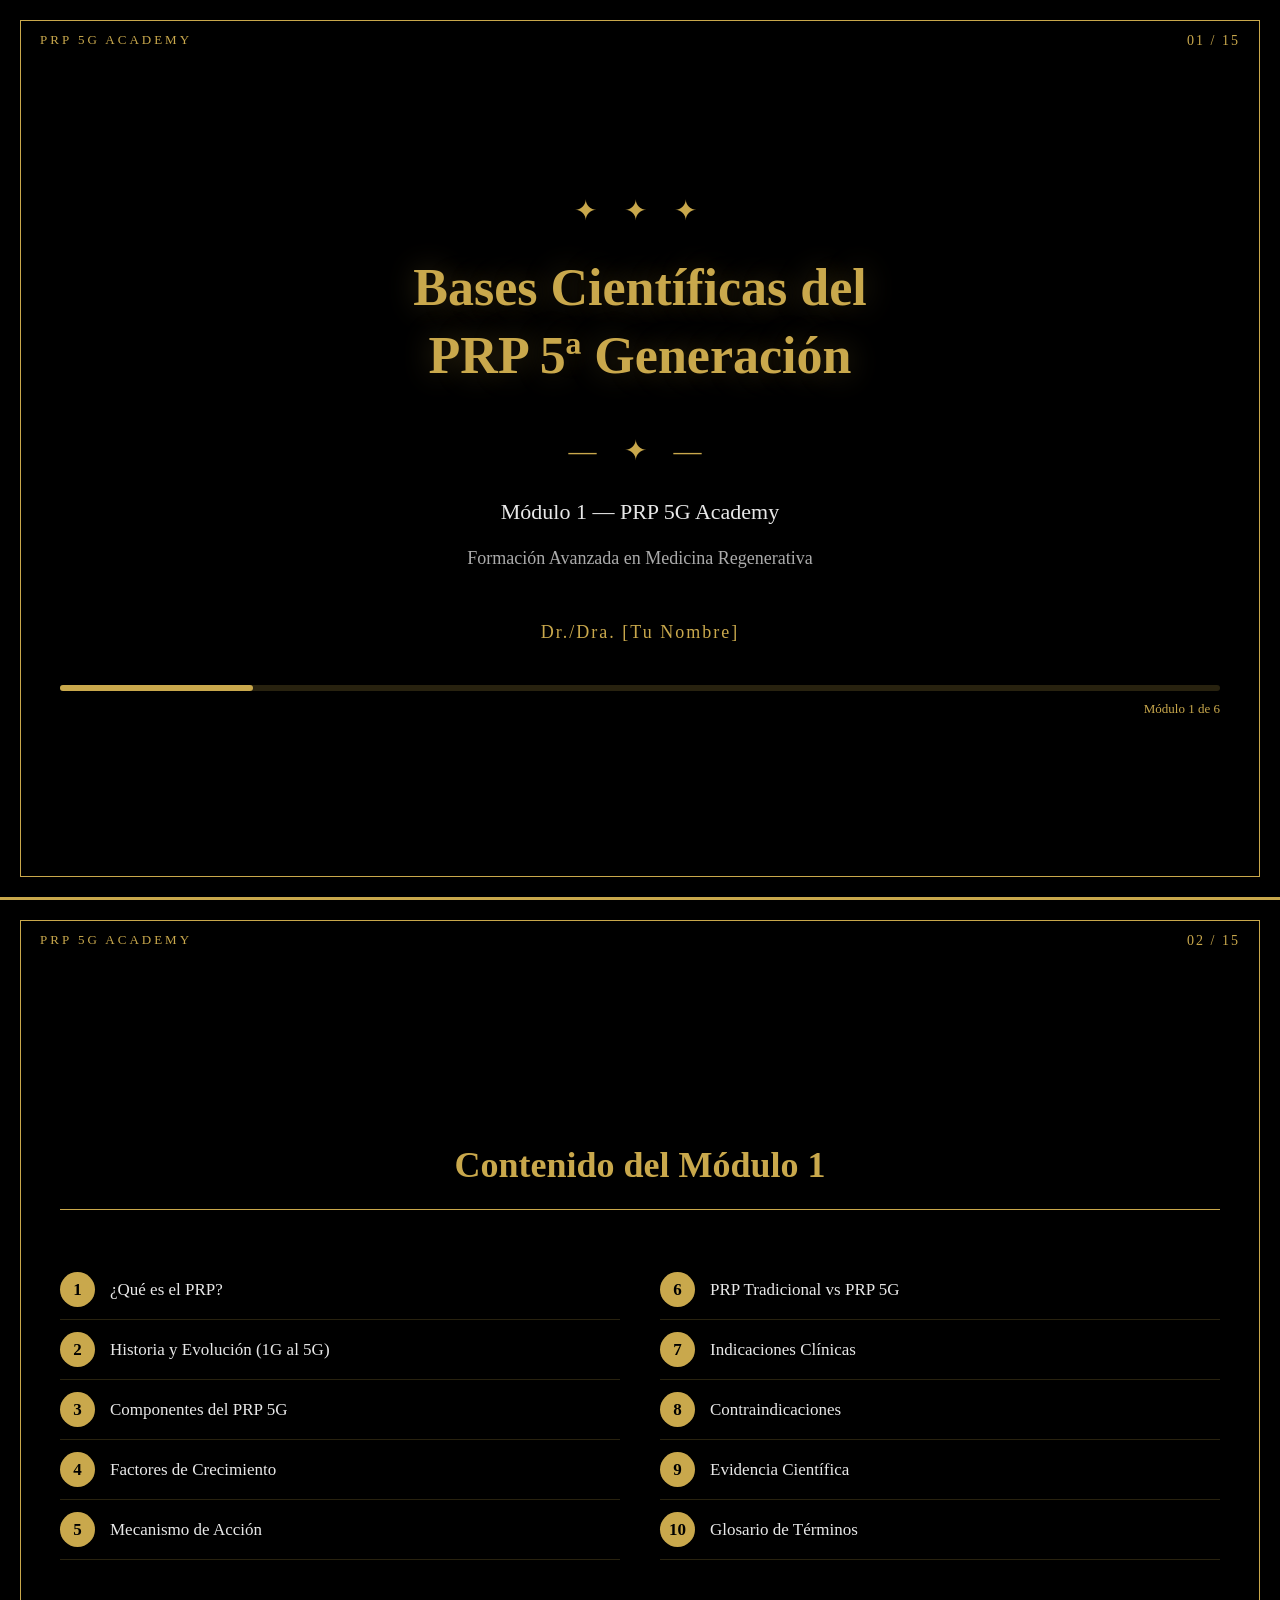
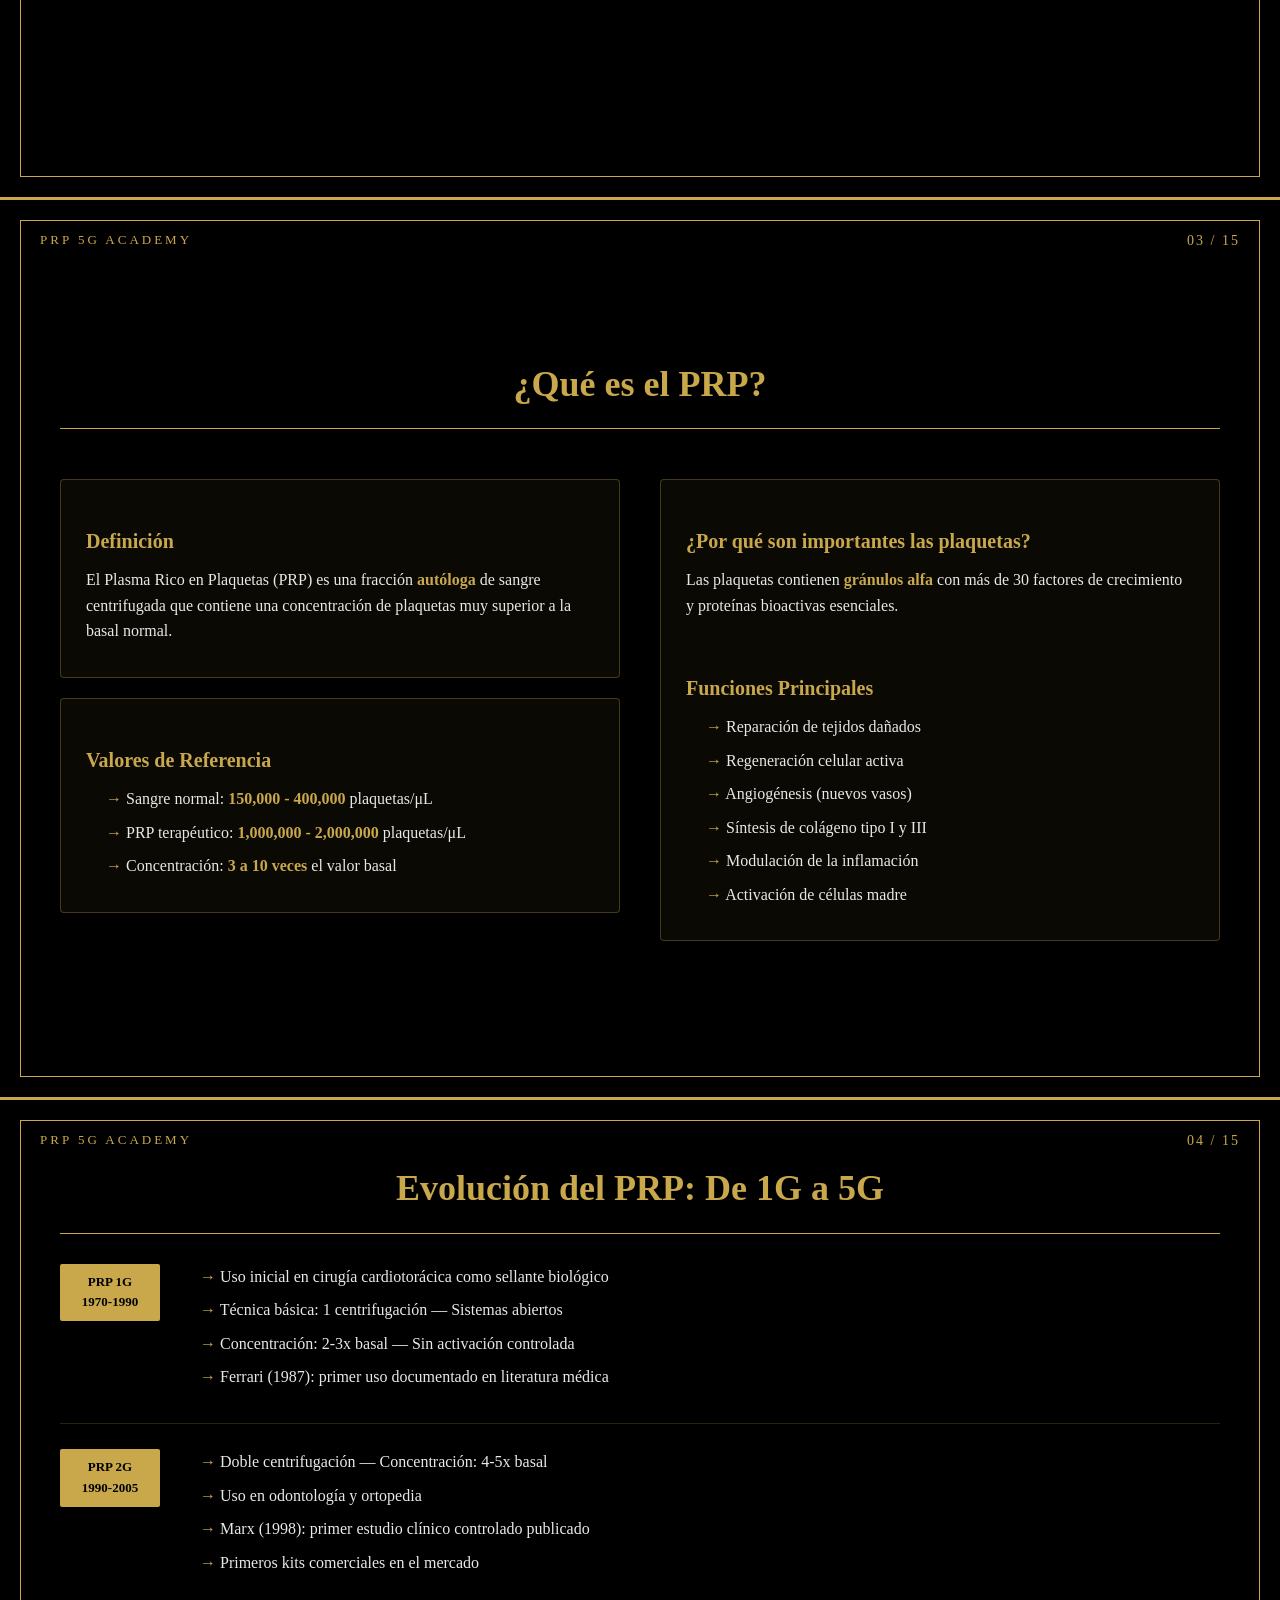
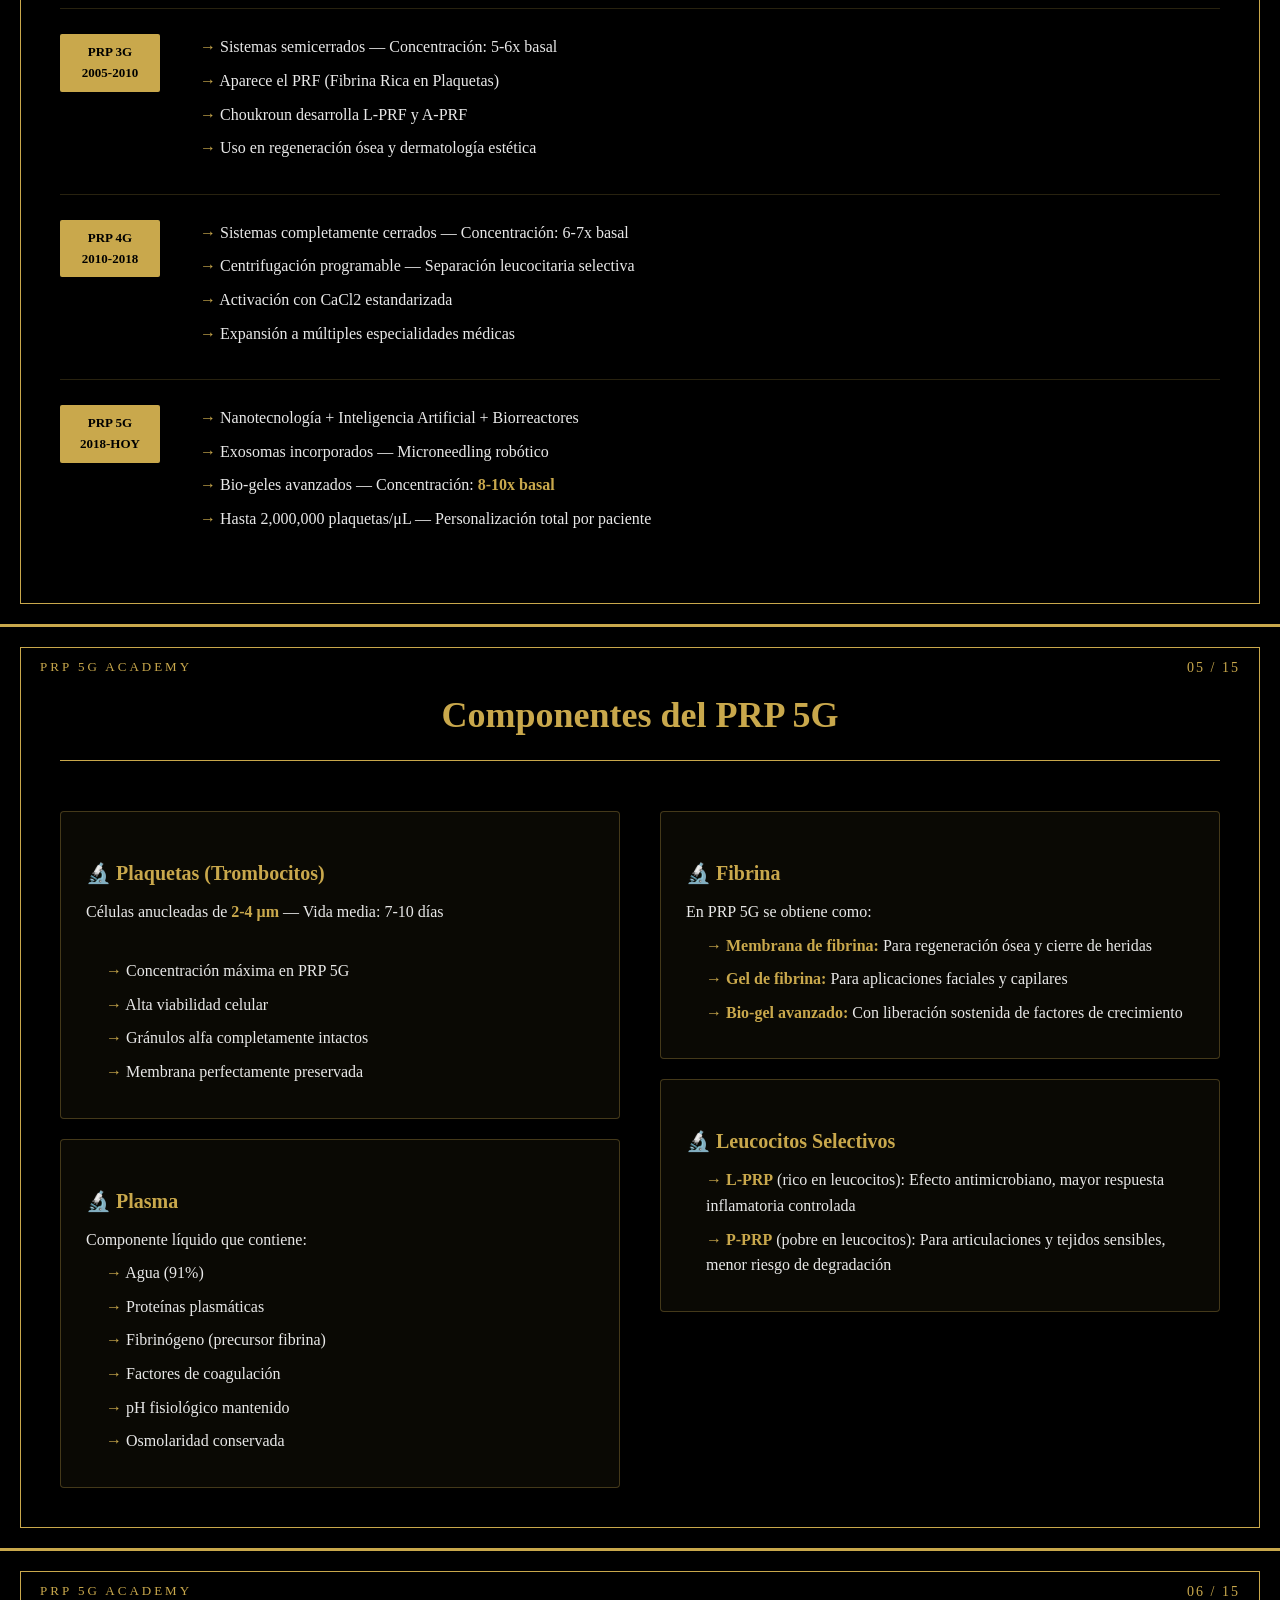
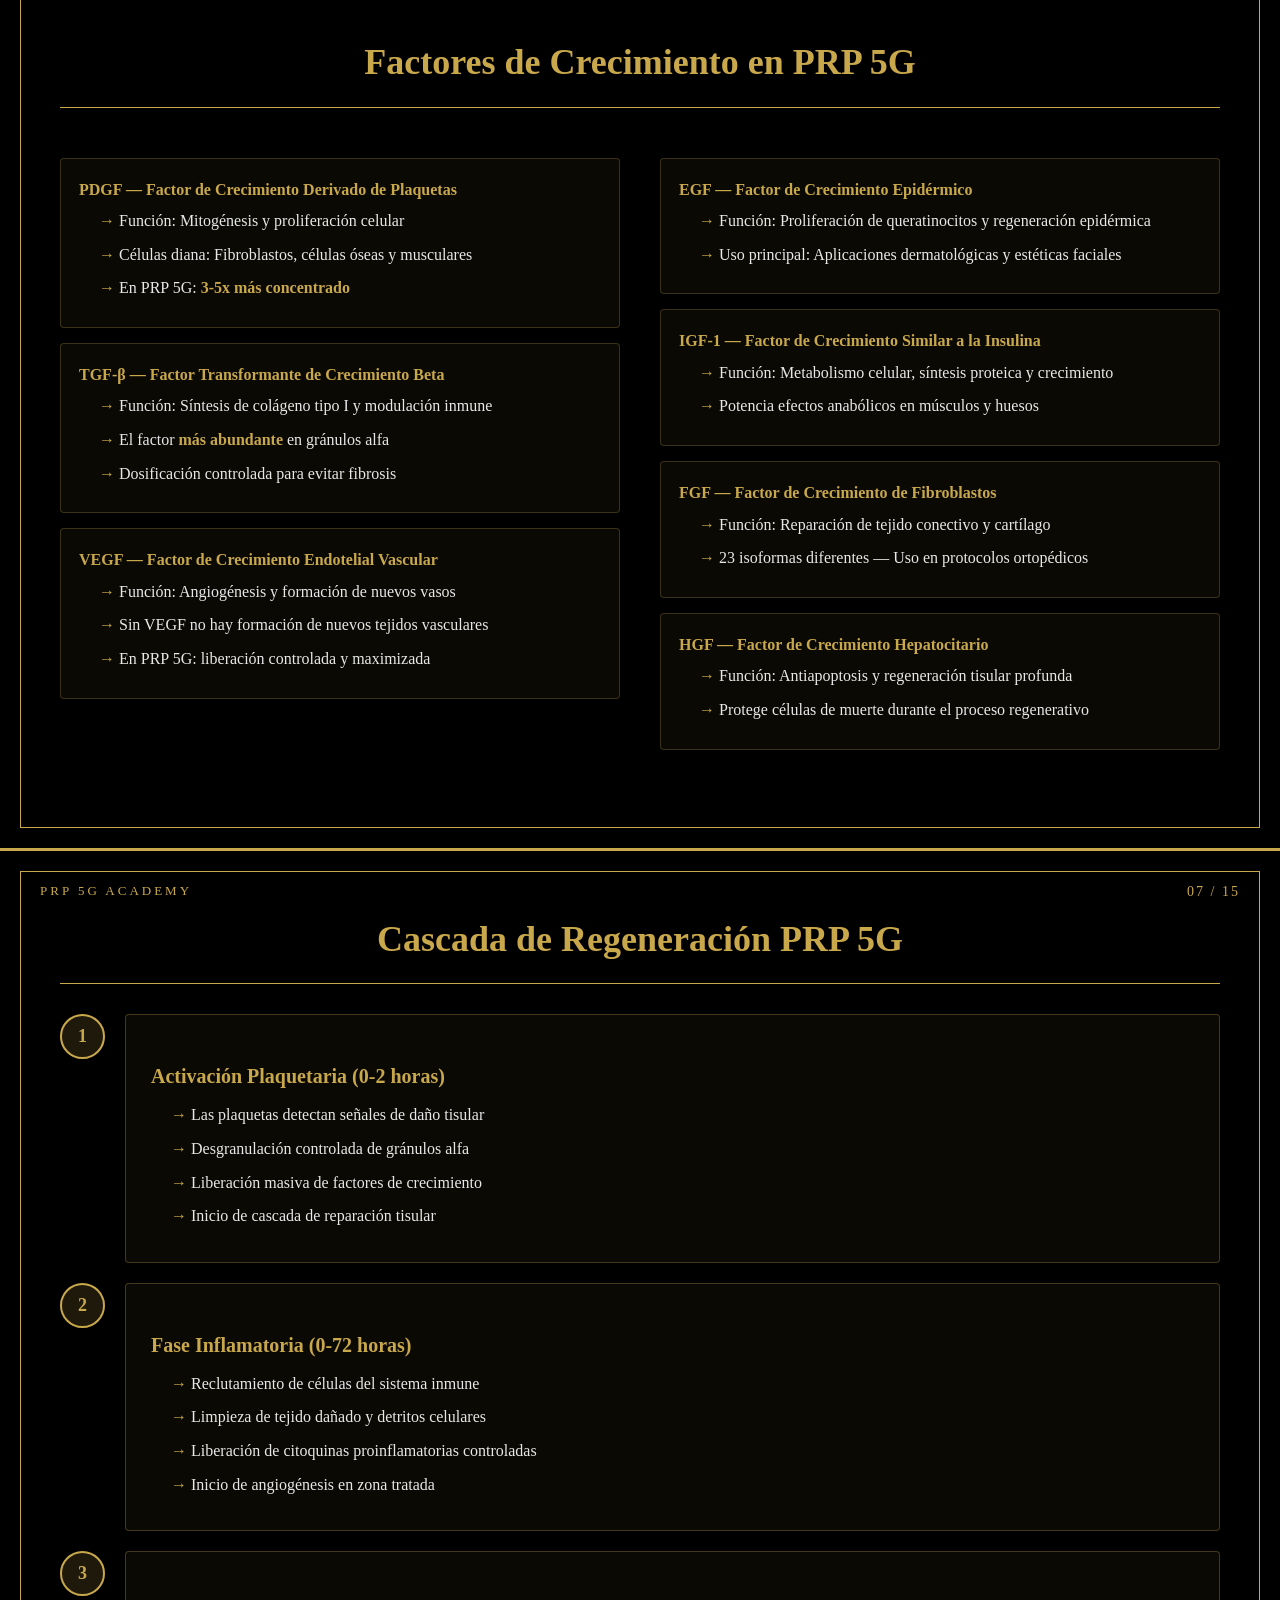
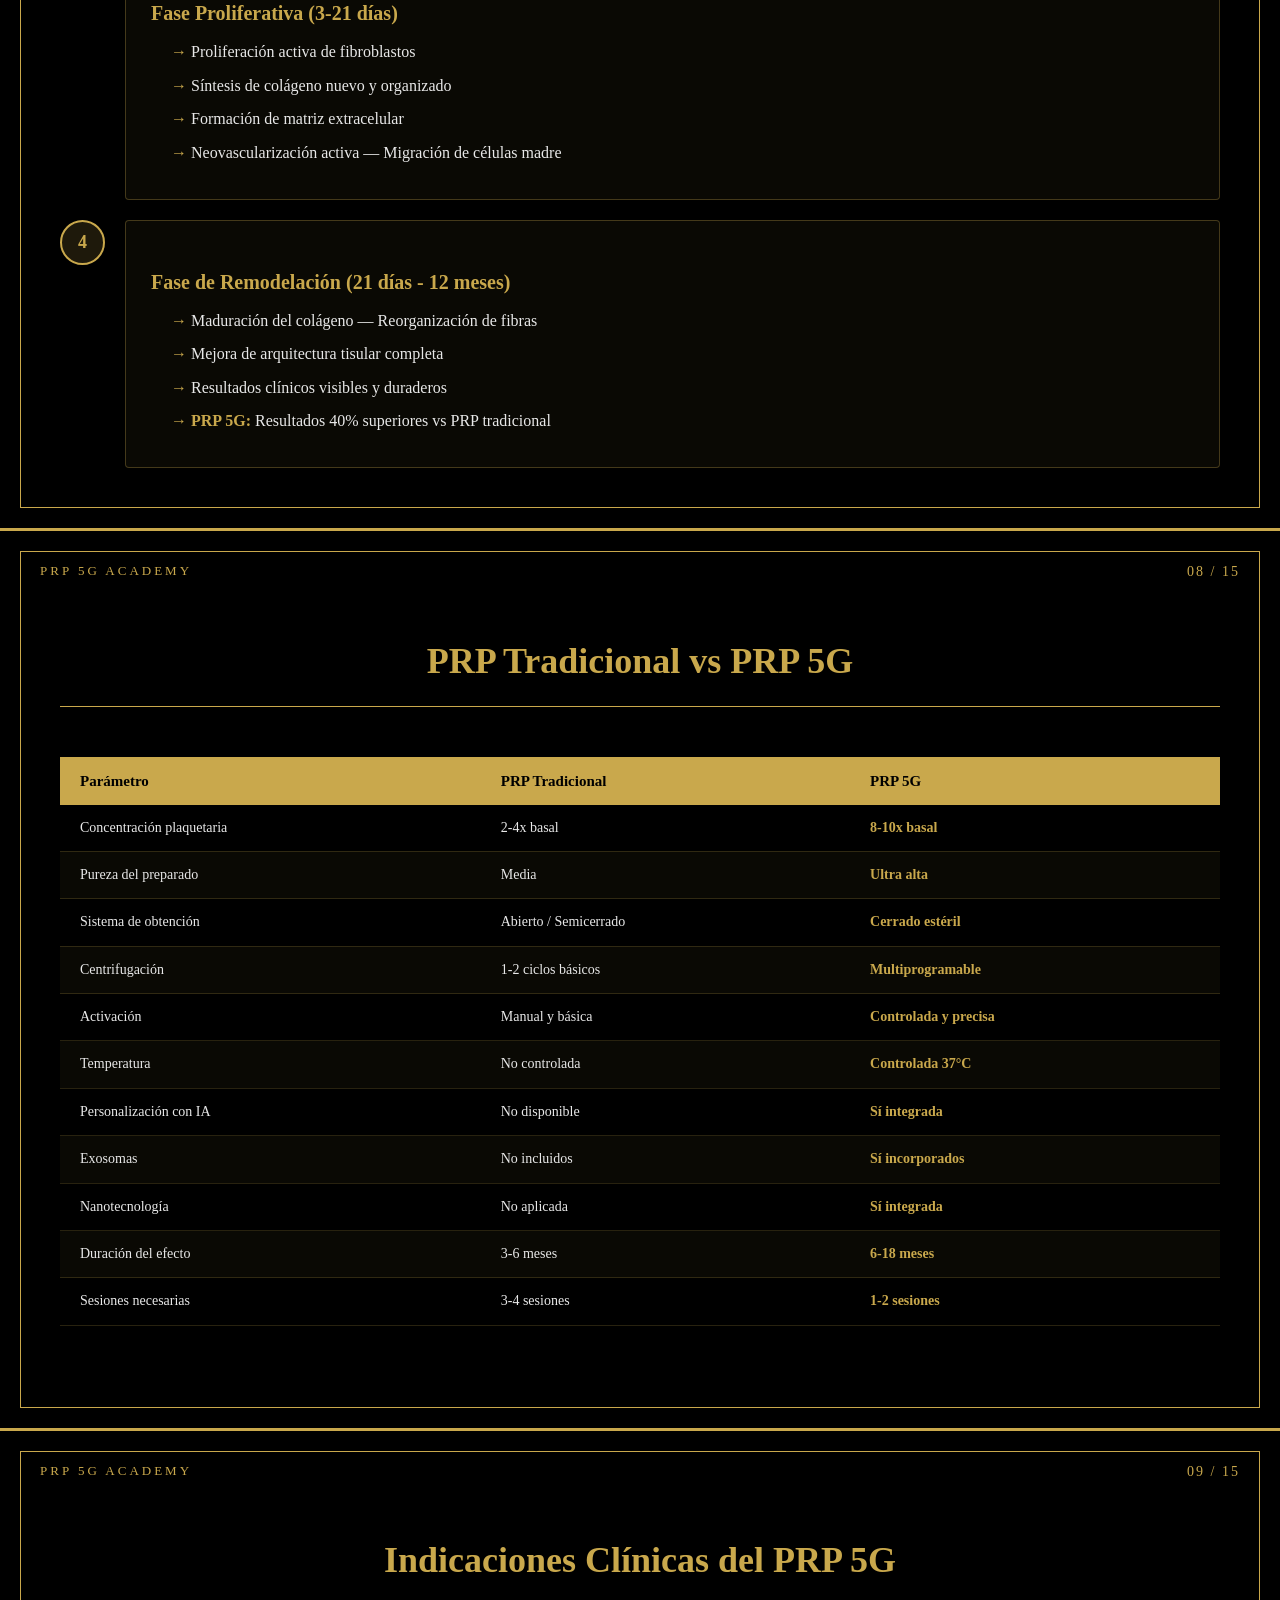
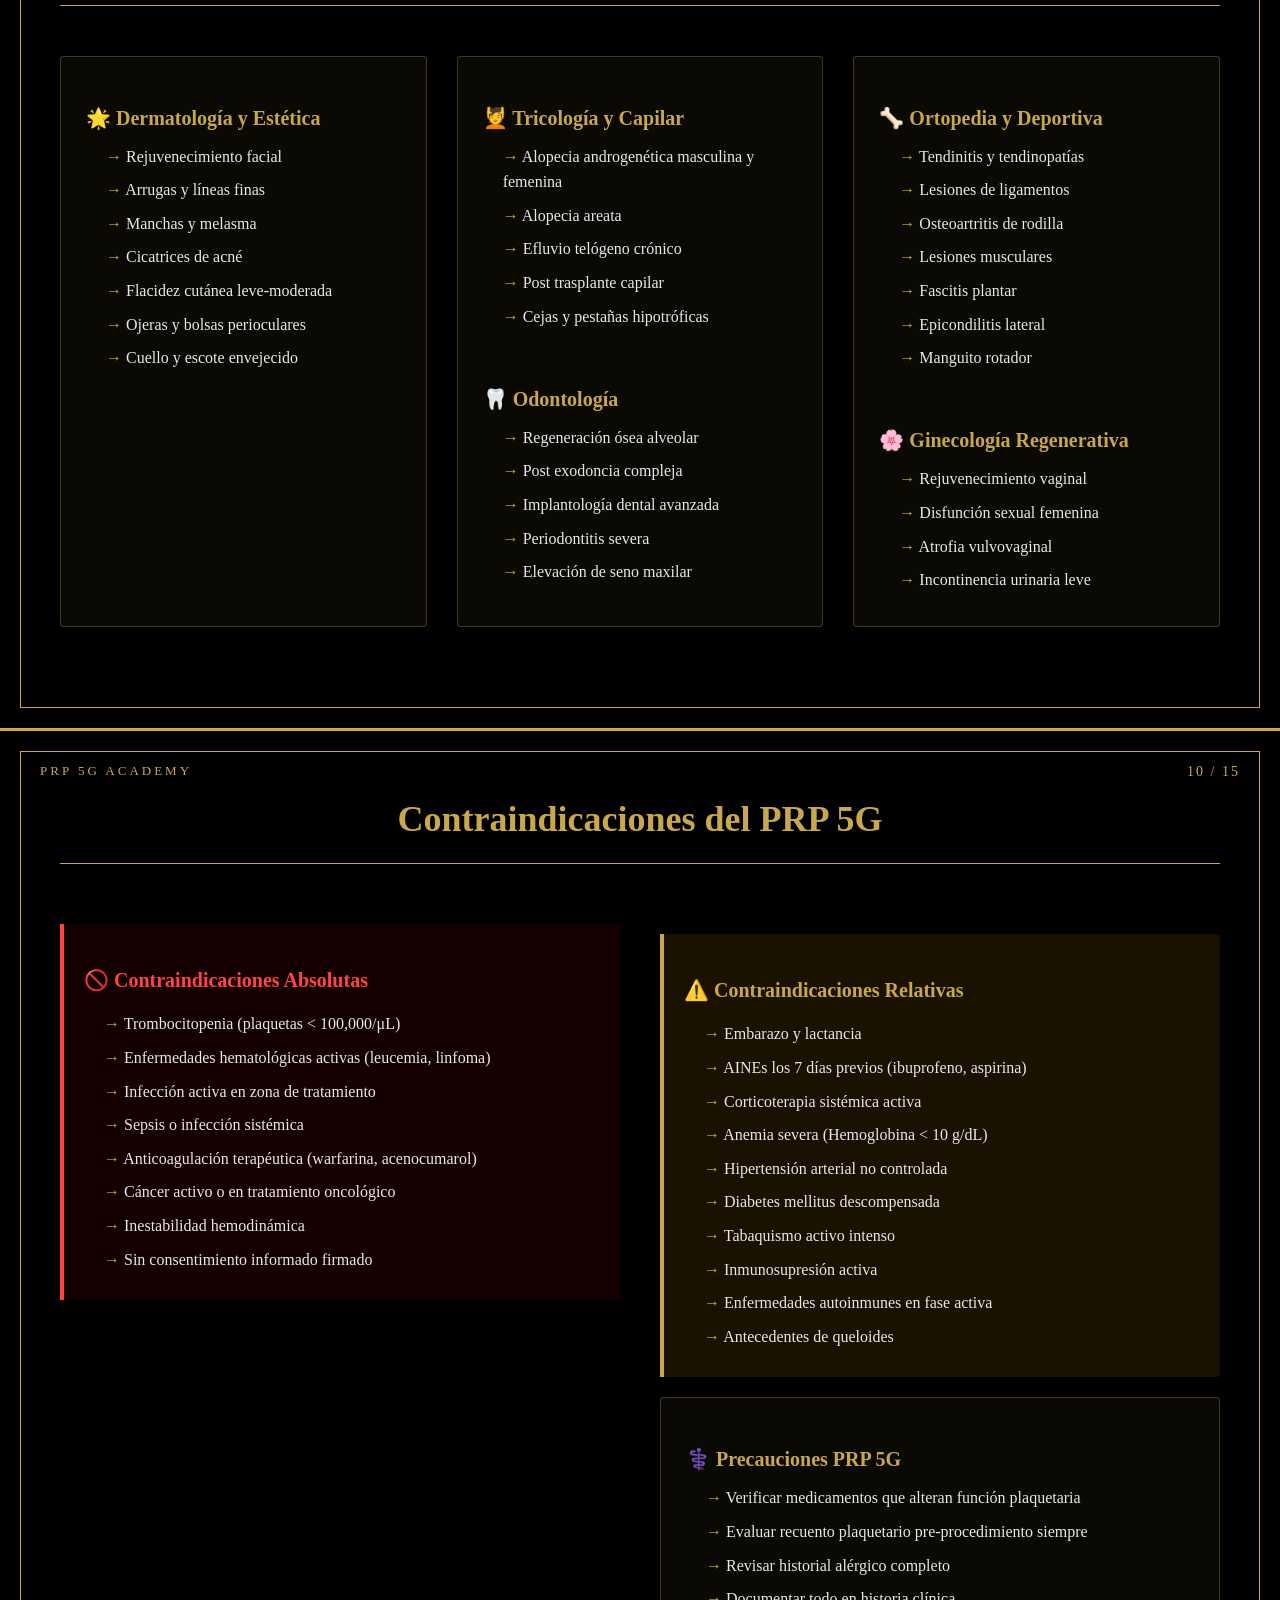
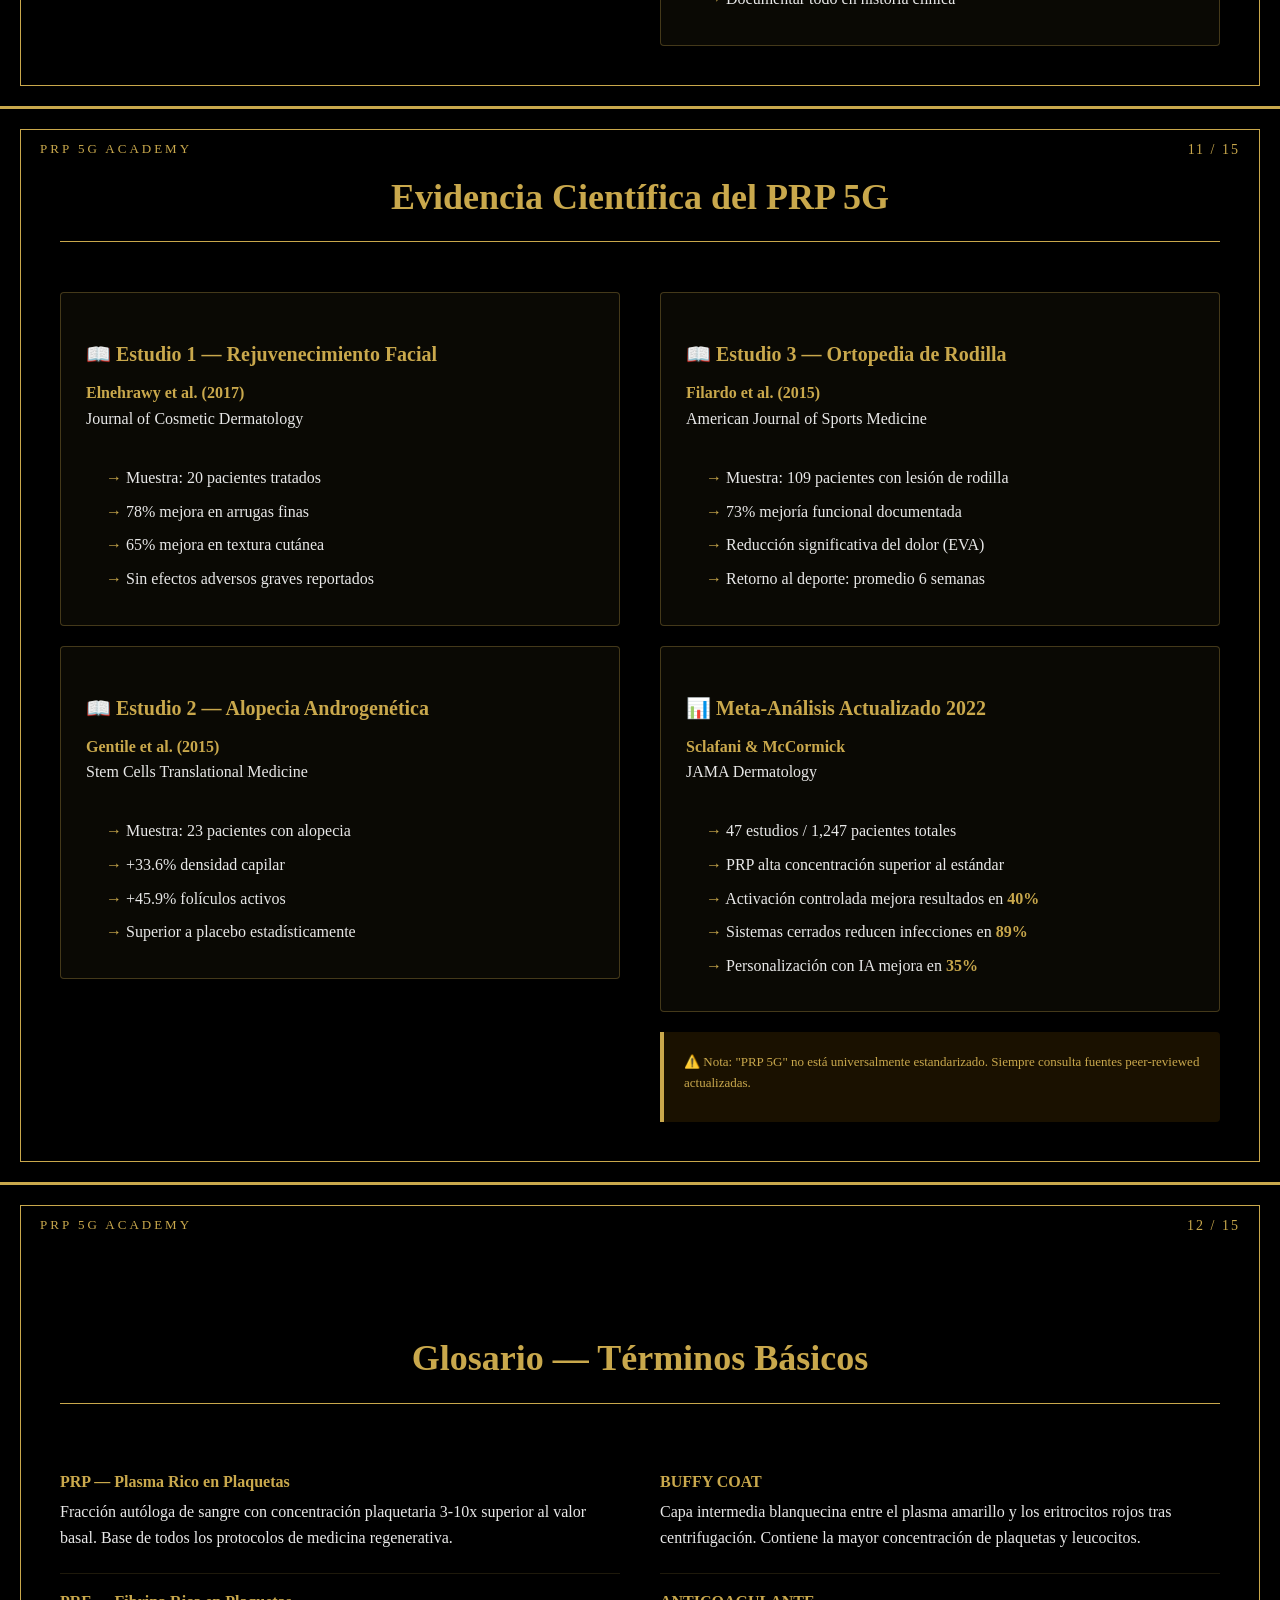
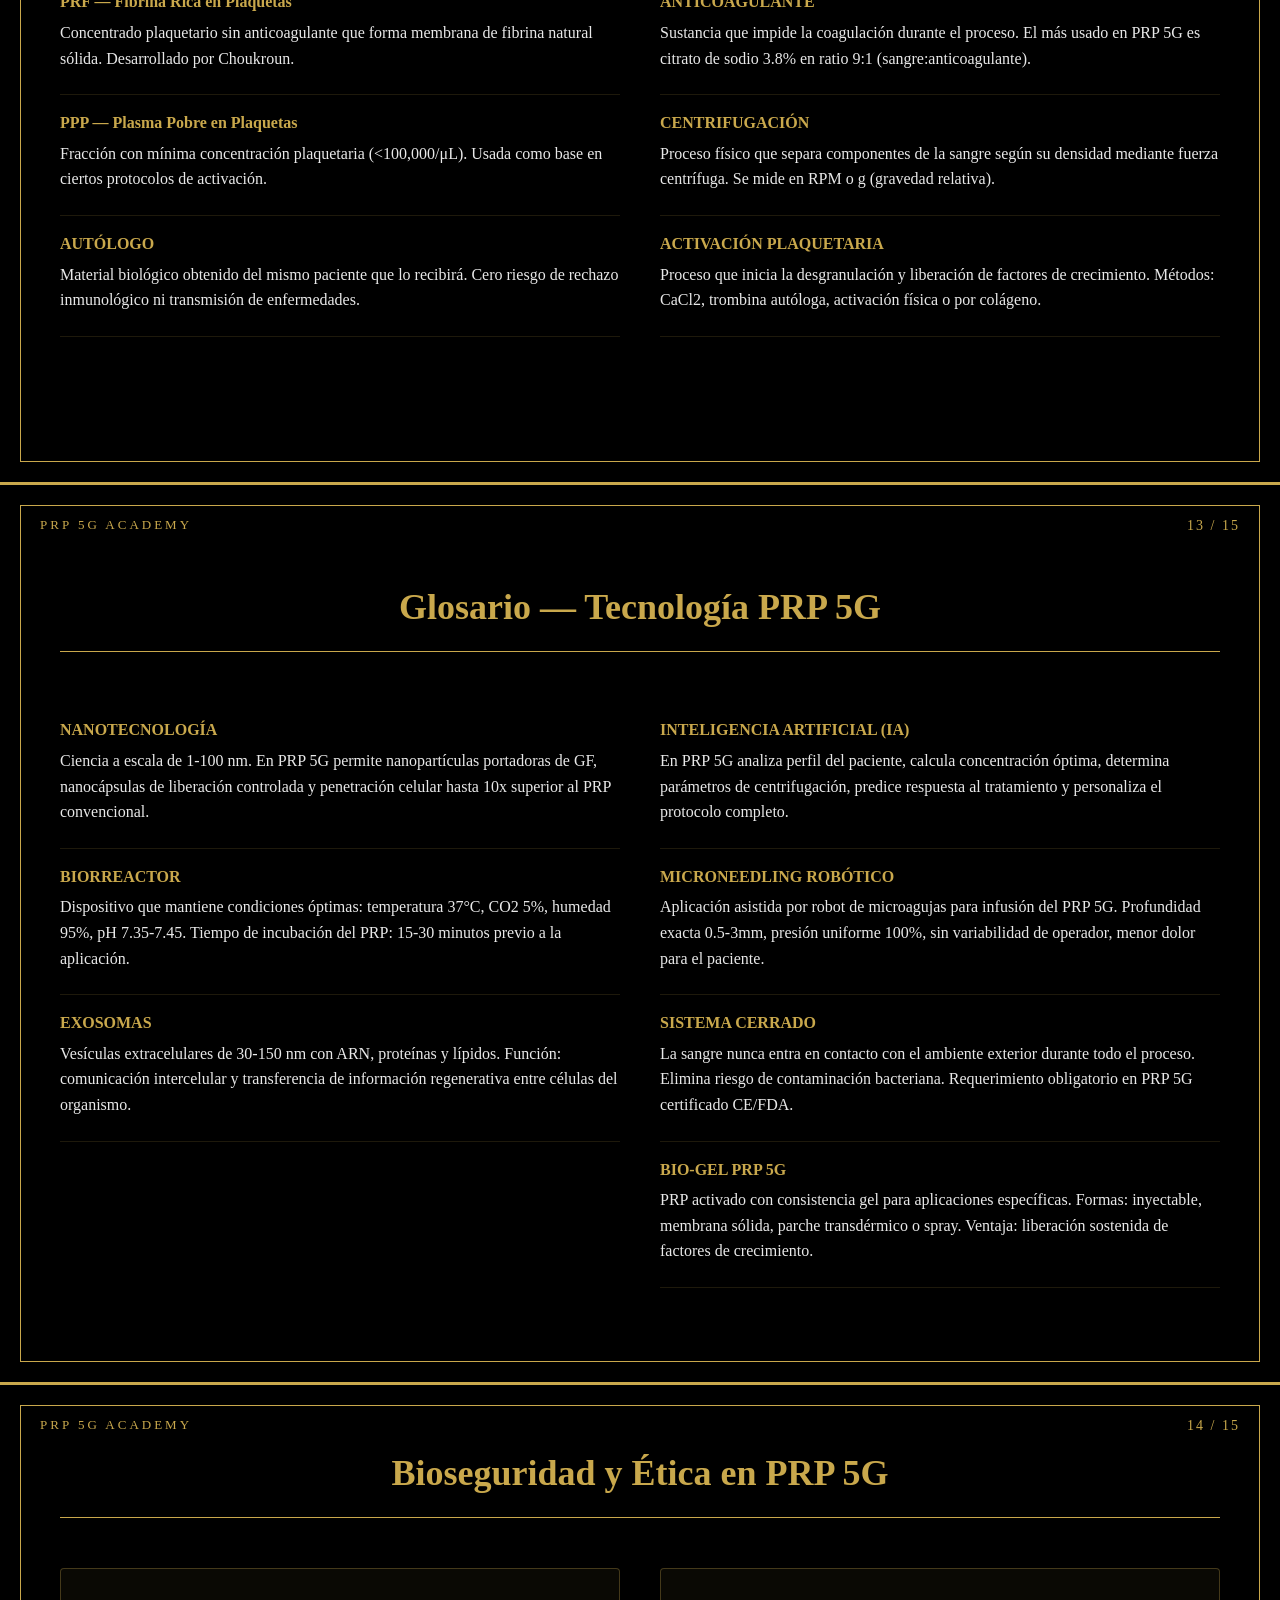
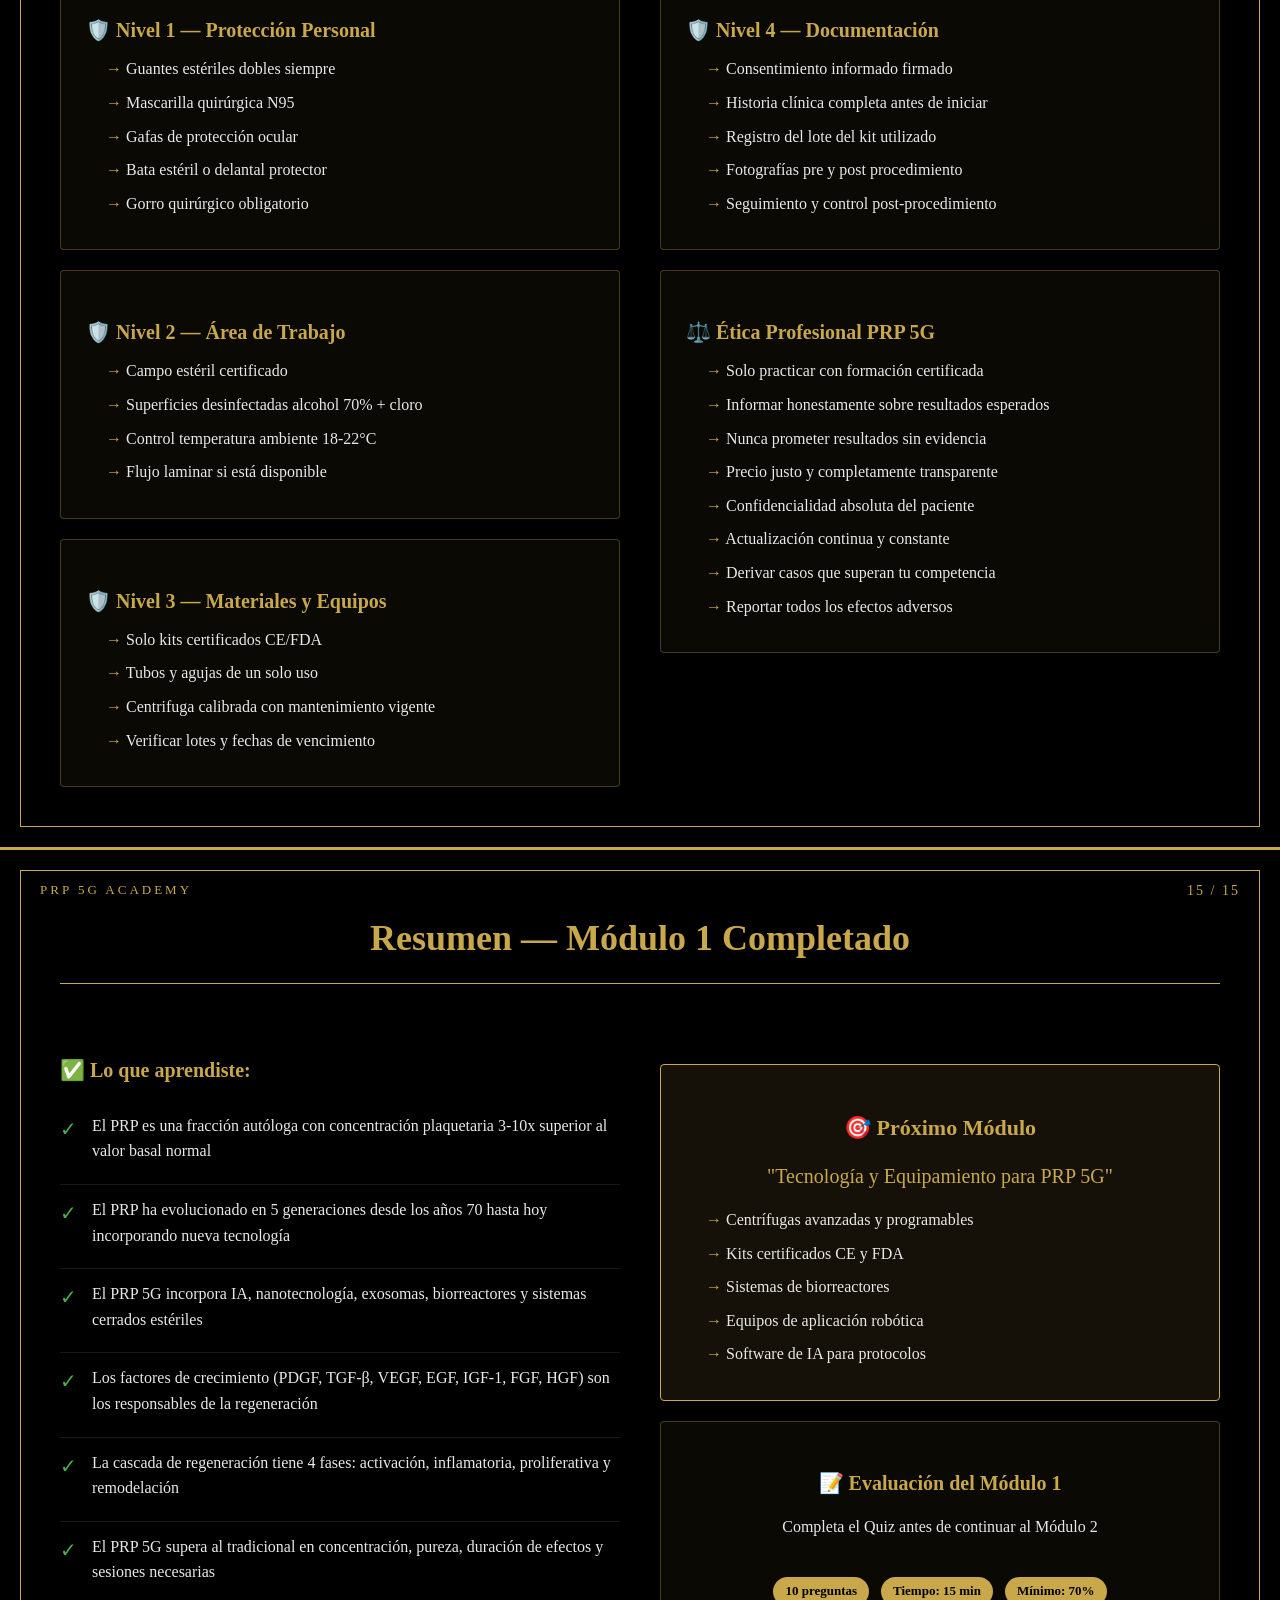
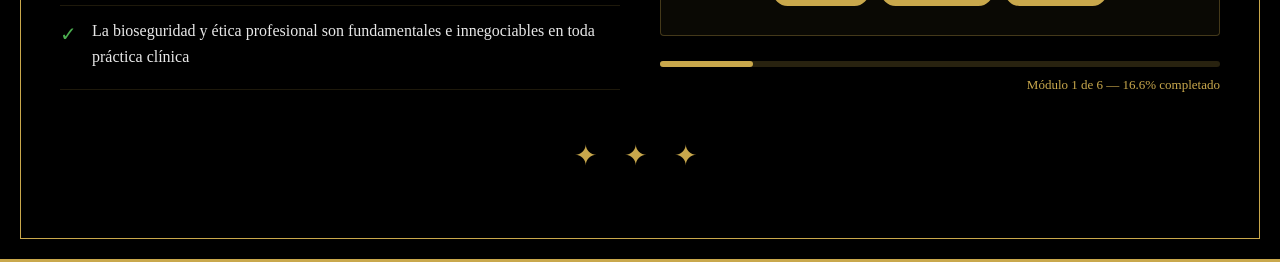
<file: modulo1.html>
<!DOCTYPE html>
<html lang="es">
<head>
<meta charset="UTF-8">
<meta name="viewport" content="width=device-width, initial-scale=1.0">
<title>Módulo 1 - PRP 5G Academy</title>
<style>
  * { margin: 0; padding: 0; box-sizing: border-box; }
  
  body {
    background: #000;
    color: #fff;
    font-family: 'Georgia', serif;
    line-height: 1.6;
  }

  .slide {
    width: 100%;
    min-height: 100vh;
    padding: 60px;
    border-bottom: 3px solid #c9a84c;
    position: relative;
    background: #000;
    display: flex;
    flex-direction: column;
    justify-content: center;
  }

  .slide::before {
    content: '';
    position: absolute;
    top: 20px; left: 20px;
    right: 20px; bottom: 20px;
    border: 1px solid #c9a84c;
    pointer-events: none;
  }

  .slide-number {
    position: absolute;
    top: 30px;
    right: 40px;
    color: #c9a84c;
    font-size: 14px;
    letter-spacing: 2px;
  }

  .academy-tag {
    position: absolute;
    top: 30px;
    left: 40px;
    color: #c9a84c;
    font-size: 13px;
    letter-spacing: 3px;
    text-transform: uppercase;
  }

  h1.main-title {
    font-size: 52px;
    color: #c9a84c;
    text-align: center;
    line-height: 1.3;
    margin-bottom: 20px;
    text-shadow: 0 0 30px rgba(201,168,76,0.3);
  }

  h2.slide-title {
    font-size: 36px;
    color: #c9a84c;
    margin-bottom: 30px;
    padding-bottom: 15px;
    border-bottom: 1px solid #c9a84c;
    text-align: center;
  }

  h3 {
    font-size: 20px;
    color: #c9a84c;
    margin: 20px 0 10px;
  }

  p, li {
    font-size: 16px;
    color: #e8e8e8;
    margin-bottom: 8px;
  }

  ul {
    list-style: none;
    padding-left: 20px;
  }

  ul li::before {
    content: '→ ';
    color: #c9a84c;
  }

  .subtitle {
    text-align: center;
    font-size: 22px;
    color: #e8e8e8;
    margin-bottom: 15px;
  }

  .instructor {
    text-align: center;
    font-size: 18px;
    color: #c9a84c;
    margin-top: 30px;
    letter-spacing: 2px;
  }

  .grid-2 {
    display: grid;
    grid-template-columns: 1fr 1fr;
    gap: 40px;
    margin-top: 20px;
  }

  .grid-3 {
    display: grid;
    grid-template-columns: 1fr 1fr 1fr;
    gap: 30px;
    margin-top: 20px;
  }

  .box {
    background: rgba(201,168,76,0.05);
    border: 1px solid rgba(201,168,76,0.3);
    padding: 25px;
    border-radius: 4px;
  }

  .timeline-item {
    display: flex;
    gap: 20px;
    margin-bottom: 25px;
    padding-bottom: 25px;
    border-bottom: 1px solid rgba(201,168,76,0.2);
  }

  .timeline-date {
    background: #c9a84c;
    color: #000;
    padding: 8px 15px;
    font-weight: bold;
    font-size: 13px;
    height: fit-content;
    min-width: 100px;
    text-align: center;
    border-radius: 2px;
  }

  .table-compare {
    width: 100%;
    border-collapse: collapse;
    margin-top: 20px;
  }

  .table-compare th {
    background: #c9a84c;
    color: #000;
    padding: 12px 20px;
    text-align: left;
    font-size: 15px;
  }

  .table-compare td {
    padding: 12px 20px;
    border-bottom: 1px solid rgba(201,168,76,0.2);
    font-size: 14px;
    color: #e8e8e8;
  }

  .table-compare tr:nth-child(even) td {
    background: rgba(201,168,76,0.05);
  }

  .tag-green {
    color: #4caf50;
    font-weight: bold;
  }

  .tag-gold {
    color: #c9a84c;
    font-weight: bold;
  }

  .badge {
    display: inline-block;
    background: #c9a84c;
    color: #000;
    padding: 4px 12px;
    border-radius: 20px;
    font-size: 13px;
    font-weight: bold;
    margin: 4px;
  }

  .warning-box {
    background: rgba(255,165,0,0.1);
    border-left: 4px solid #c9a84c;
    padding: 20px;
    margin-top: 20px;
    border-radius: 0 4px 4px 0;
  }

  .danger-box {
    background: rgba(255,0,0,0.08);
    border-left: 4px solid #ff4444;
    padding: 20px;
    margin: 10px 0;
    border-radius: 0 4px 4px 0;
  }

  .success-box {
    background: rgba(76,175,80,0.08);
    border-left: 4px solid #4caf50;
    padding: 20px;
    margin: 10px 0;
    border-radius: 0 4px 4px 0;
  }

  .index-item {
    display: flex;
    align-items: center;
    gap: 15px;
    padding: 12px 0;
    border-bottom: 1px solid rgba(201,168,76,0.2);
    font-size: 17px;
    color: #e8e8e8;
  }

  .index-num {
    background: #c9a84c;
    color: #000;
    width: 35px;
    height: 35px;
    display: flex;
    align-items: center;
    justify-content: center;
    font-weight: bold;
    border-radius: 50%;
    flex-shrink: 0;
  }

  .progress-bar {
    width: 100%;
    height: 6px;
    background: rgba(201,168,76,0.2);
    border-radius: 3px;
    margin-top: 30px;
  }

  .progress-fill {
    height: 100%;
    background: #c9a84c;
    border-radius: 3px;
    width: 16.6%;
  }

  .progress-text {
    text-align: right;
    font-size: 13px;
    color: #c9a84c;
    margin-top: 8px;
  }

  .ornament {
    text-align: center;
    color: #c9a84c;
    font-size: 28px;
    margin: 20px 0;
    letter-spacing: 10px;
  }

  .next-module {
    background: rgba(201,168,76,0.1);
    border: 1px solid #c9a84c;
    padding: 25px;
    text-align: center;
    margin-top: 30px;
    border-radius: 4px;
  }

  .factor-card {
    background: rgba(201,168,76,0.05);
    border: 1px solid rgba(201,168,76,0.25);
    padding: 18px;
    border-radius: 4px;
    margin-bottom: 15px;
  }

  .factor-name {
    color: #c9a84c;
    font-size: 16px;
    font-weight: bold;
    margin-bottom: 6px;
  }

  .phase-item {
    display: flex;
    gap: 20px;
    margin-bottom: 20px;
    align-items: flex-start;
  }

  .phase-num {
    background: rgba(201,168,76,0.15);
    border: 2px solid #c9a84c;
    color: #c9a84c;
    width: 45px;
    height: 45px;
    display: flex;
    align-items: center;
    justify-content: center;
    font-weight: bold;
    font-size: 18px;
    flex-shrink: 0;
    border-radius: 50%;
  }

  .glosario-item {
    padding: 15px 0;
    border-bottom: 1px solid rgba(201,168,76,0.15);
  }

  .glosario-term {
    color: #c9a84c;
    font-size: 16px;
    font-weight: bold;
    margin-bottom: 5px;
  }

  .summary-item {
    display: flex;
    gap: 15px;
    align-items: flex-start;
    padding: 12px 0;
    border-bottom: 1px solid rgba(201,168,76,0.15);
  }

  .check {
    color: #4caf50;
    font-size: 20px;
    flex-shrink: 0;
  }

  @media print {
    .slide {
      page-break-after: always;
      min-height: 100vh;
    }
  }
</style>
</head>
<body>

<!-- ==================== SLIDE 1: PORTADA ==================== -->
<div class="slide">
  <span class="academy-tag">PRP 5G Academy</span>
  <span class="slide-number">01 / 15</span>
  
  <div class="ornament">✦ ✦ ✦</div>
  
  <h1 class="main-title">
    Bases Científicas del<br>
    PRP 5ª Generación
  </h1>
  
  <div class="ornament">— ✦ —</div>
  
  <p class="subtitle">Módulo 1 — PRP 5G Academy</p>
  <p class="subtitle" style="font-size:18px; color:#aaa;">
    Formación Avanzada en Medicina Regenerativa
  </p>
  
  <p class="instructor">Dr./Dra. [Tu Nombre]</p>
  
  <div class="progress-bar">
    <div class="progress-fill"></div>
  </div>
  <p class="progress-text">Módulo 1 de 6</p>
</div>

<!-- ==================== SLIDE 2: ÍNDICE ==================== -->
<div class="slide">
  <span class="academy-tag">PRP 5G Academy</span>
  <span class="slide-number">02 / 15</span>
  
  <h2 class="slide-title">Contenido del Módulo 1</h2>
  
  <div class="grid-2">
    <div>
      <div class="index-item">
        <span class="index-num">1</span>
        ¿Qué es el PRP?
      </div>
      <div class="index-item">
        <span class="index-num">2</span>
        Historia y Evolución (1G al 5G)
      </div>
      <div class="index-item">
        <span class="index-num">3</span>
        Componentes del PRP 5G
      </div>
      <div class="index-item">
        <span class="index-num">4</span>
        Factores de Crecimiento
      </div>
      <div class="index-item">
        <span class="index-num">5</span>
        Mecanismo de Acción
      </div>
    </div>
    <div>
      <div class="index-item">
        <span class="index-num">6</span>
        PRP Tradicional vs PRP 5G
      </div>
      <div class="index-item">
        <span class="index-num">7</span>
        Indicaciones Clínicas
      </div>
      <div class="index-item">
        <span class="index-num">8</span>
        Contraindicaciones
      </div>
      <div class="index-item">
        <span class="index-num">9</span>
        Evidencia Científica
      </div>
      <div class="index-item">
        <span class="index-num">10</span>
        Glosario de Términos
      </div>
    </div>
  </div>
</div>

<!-- ==================== SLIDE 3: QUÉ ES EL PRP ==================== -->
<div class="slide">
  <span class="academy-tag">PRP 5G Academy</span>
  <span class="slide-number">03 / 15</span>
  
  <h2 class="slide-title">¿Qué es el PRP?</h2>
  
  <div class="grid-2">
    <div>
      <div class="box">
        <h3>Definición</h3>
        <p>El Plasma Rico en Plaquetas (PRP) es una fracción <span class="tag-gold">autóloga</span> de sangre centrifugada que contiene una concentración de plaquetas muy superior a la basal normal.</p>
      </div>
      
      <div class="box" style="margin-top:20px;">
        <h3>Valores de Referencia</h3>
        <ul>
          <li>Sangre normal: <span class="tag-gold">150,000 - 400,000</span> plaquetas/μL</li>
          <li>PRP terapéutico: <span class="tag-gold">1,000,000 - 2,000,000</span> plaquetas/μL</li>
          <li>Concentración: <span class="tag-gold">3 a 10 veces</span> el valor basal</li>
        </ul>
      </div>
    </div>
    
    <div>
      <div class="box">
        <h3>¿Por qué son importantes las plaquetas?</h3>
        <p>Las plaquetas contienen <span class="tag-gold">gránulos alfa</span> con más de 30 factores de crecimiento y proteínas bioactivas esenciales.</p>
        <br>
        <h3>Funciones Principales</h3>
        <ul>
          <li>Reparación de tejidos dañados</li>
          <li>Regeneración celular activa</li>
          <li>Angiogénesis (nuevos vasos)</li>
          <li>Síntesis de colágeno tipo I y III</li>
          <li>Modulación de la inflamación</li>
          <li>Activación de células madre</li>
        </ul>
      </div>
    </div>
  </div>
</div>

<!-- ==================== SLIDE 4: HISTORIA ==================== -->
<div class="slide">
  <span class="academy-tag">PRP 5G Academy</span>
  <span class="slide-number">04 / 15</span>
  
  <h2 class="slide-title">Evolución del PRP: De 1G a 5G</h2>
  
  <div class="timeline-item">
    <div class="timeline-date">PRP 1G<br>1970-1990</div>
    <div>
      <ul>
        <li>Uso inicial en cirugía cardiotorácica como sellante biológico</li>
        <li>Técnica básica: 1 centrifugación — Sistemas abiertos</li>
        <li>Concentración: 2-3x basal — Sin activación controlada</li>
        <li>Ferrari (1987): primer uso documentado en literatura médica</li>
      </ul>
    </div>
  </div>
  
  <div class="timeline-item">
    <div class="timeline-date">PRP 2G<br>1990-2005</div>
    <div>
      <ul>
        <li>Doble centrifugación — Concentración: 4-5x basal</li>
        <li>Uso en odontología y ortopedia</li>
        <li>Marx (1998): primer estudio clínico controlado publicado</li>
        <li>Primeros kits comerciales en el mercado</li>
      </ul>
    </div>
  </div>
  
  <div class="timeline-item">
    <div class="timeline-date">PRP 3G<br>2005-2010</div>
    <div>
      <ul>
        <li>Sistemas semicerrados — Concentración: 5-6x basal</li>
        <li>Aparece el PRF (Fibrina Rica en Plaquetas)</li>
        <li>Choukroun desarrolla L-PRF y A-PRF</li>
        <li>Uso en regeneración ósea y dermatología estética</li>
      </ul>
    </div>
  </div>
  
  <div class="timeline-item">
    <div class="timeline-date">PRP 4G<br>2010-2018</div>
    <div>
      <ul>
        <li>Sistemas completamente cerrados — Concentración: 6-7x basal</li>
        <li>Centrifugación programable — Separación leucocitaria selectiva</li>
        <li>Activación con CaCl2 estandarizada</li>
        <li>Expansión a múltiples especialidades médicas</li>
      </ul>
    </div>
  </div>
  
  <div class="timeline-item" style="border:none; margin-bottom:0;">
    <div class="timeline-date" style="background:#c9a84c;">PRP 5G<br>2018-HOY</div>
    <div>
      <ul>
        <li>Nanotecnología + Inteligencia Artificial + Biorreactores</li>
        <li>Exosomas incorporados — Microneedling robótico</li>
        <li>Bio-geles avanzados — Concentración: <strong style="color:#c9a84c;">8-10x basal</strong></li>
        <li>Hasta 2,000,000 plaquetas/μL — Personalización total por paciente</li>
      </ul>
    </div>
  </div>
</div>

<!-- ==================== SLIDE 5: COMPONENTES ==================== -->
<div class="slide">
  <span class="academy-tag">PRP 5G Academy</span>
  <span class="slide-number">05 / 15</span>
  
  <h2 class="slide-title">Componentes del PRP 5G</h2>
  
  <div class="grid-2">
    <div>
      <div class="box">
        <h3>🔬 Plaquetas (Trombocitos)</h3>
        <p>Células anucleadas de <span class="tag-gold">2-4 μm</span> — Vida media: 7-10 días</p>
        <br>
        <ul>
          <li>Concentración máxima en PRP 5G</li>
          <li>Alta viabilidad celular</li>
          <li>Gránulos alfa completamente intactos</li>
          <li>Membrana perfectamente preservada</li>
        </ul>
      </div>
      
      <div class="box" style="margin-top:20px;">
        <h3>🔬 Plasma</h3>
        <p>Componente líquido que contiene:</p>
        <ul>
          <li>Agua (91%)</li>
          <li>Proteínas plasmáticas</li>
          <li>Fibrinógeno (precursor fibrina)</li>
          <li>Factores de coagulación</li>
          <li>pH fisiológico mantenido</li>
          <li>Osmolaridad conservada</li>
        </ul>
      </div>
    </div>
    
    <div>
      <div class="box">
        <h3>🔬 Fibrina</h3>
        <p>En PRP 5G se obtiene como:</p>
        <ul>
          <li><span class="tag-gold">Membrana de fibrina:</span> Para regeneración ósea y cierre de heridas</li>
          <li><span class="tag-gold">Gel de fibrina:</span> Para aplicaciones faciales y capilares</li>
          <li><span class="tag-gold">Bio-gel avanzado:</span> Con liberación sostenida de factores de crecimiento</li>
        </ul>
      </div>
      
      <div class="box" style="margin-top:20px;">
        <h3>🔬 Leucocitos Selectivos</h3>
        <ul>
          <li><span class="tag-gold">L-PRP</span> (rico en leucocitos): Efecto antimicrobiano, mayor respuesta inflamatoria controlada</li>
          <li><span class="tag-gold">P-PRP</span> (pobre en leucocitos): Para articulaciones y tejidos sensibles, menor riesgo de degradación</li>
        </ul>
      </div>
    </div>
  </div>
</div>

<!-- ==================== SLIDE 6: FACTORES DE CRECIMIENTO ==================== -->
<div class="slide">
  <span class="academy-tag">PRP 5G Academy</span>
  <span class="slide-number">06 / 15</span>
  
  <h2 class="slide-title">Factores de Crecimiento en PRP 5G</h2>
  
  <div class="grid-2">
    <div>
      <div class="factor-card">
        <div class="factor-name">PDGF — Factor de Crecimiento Derivado de Plaquetas</div>
        <ul>
          <li>Función: Mitogénesis y proliferación celular</li>
          <li>Células diana: Fibroblastos, células óseas y musculares</li>
          <li>En PRP 5G: <span class="tag-gold">3-5x más concentrado</span></li>
        </ul>
      </div>
      
      <div class="factor-card">
        <div class="factor-name">TGF-β — Factor Transformante de Crecimiento Beta</div>
        <ul>
          <li>Función: Síntesis de colágeno tipo I y modulación inmune</li>
          <li>El factor <span class="tag-gold">más abundante</span> en gránulos alfa</li>
          <li>Dosificación controlada para evitar fibrosis</li>
        </ul>
      </div>
      
      <div class="factor-card">
        <div class="factor-name">VEGF — Factor de Crecimiento Endotelial Vascular</div>
        <ul>
          <li>Función: Angiogénesis y formación de nuevos vasos</li>
          <li>Sin VEGF no hay formación de nuevos tejidos vasculares</li>
          <li>En PRP 5G: liberación controlada y maximizada</li>
        </ul>
      </div>
    </div>
    
    <div>
      <div class="factor-card">
        <div class="factor-name">EGF — Factor de Crecimiento Epidérmico</div>
        <ul>
          <li>Función: Proliferación de queratinocitos y regeneración epidérmica</li>
          <li>Uso principal: Aplicaciones dermatológicas y estéticas faciales</li>
        </ul>
      </div>
      
      <div class="factor-card">
        <div class="factor-name">IGF-1 — Factor de Crecimiento Similar a la Insulina</div>
        <ul>
          <li>Función: Metabolismo celular, síntesis proteica y crecimiento</li>
          <li>Potencia efectos anabólicos en músculos y huesos</li>
        </ul>
      </div>
      
      <div class="factor-card">
        <div class="factor-name">FGF — Factor de Crecimiento de Fibroblastos</div>
        <ul>
          <li>Función: Reparación de tejido conectivo y cartílago</li>
          <li>23 isoformas diferentes — Uso en protocolos ortopédicos</li>
        </ul>
      </div>
      
      <div class="factor-card">
        <div class="factor-name">HGF — Factor de Crecimiento Hepatocitario</div>
        <ul>
          <li>Función: Antiapoptosis y regeneración tisular profunda</li>
          <li>Protege células de muerte durante el proceso regenerativo</li>
        </ul>
      </div>
    </div>
  </div>
</div>

<!-- ==================== SLIDE 7: MECANISMO DE ACCIÓN ==================== -->
<div class="slide">
  <span class="academy-tag">PRP 5G Academy</span>
  <span class="slide-number">07 / 15</span>
  
  <h2 class="slide-title">Cascada de Regeneración PRP 5G</h2>
  
  <div class="phase-item">
    <div class="phase-num">1</div>
    <div class="box" style="flex:1;">
      <h3>Activación Plaquetaria (0-2 horas)</h3>
      <ul>
        <li>Las plaquetas detectan señales de daño tisular</li>
        <li>Desgranulación controlada de gránulos alfa</li>
        <li>Liberación masiva de factores de crecimiento</li>
        <li>Inicio de cascada de reparación tisular</li>
      </ul>
    </div>
  </div>
  
  <div class="phase-item">
    <div class="phase-num">2</div>
    <div class="box" style="flex:1;">
      <h3>Fase Inflamatoria (0-72 horas)</h3>
      <ul>
        <li>Reclutamiento de células del sistema inmune</li>
        <li>Limpieza de tejido dañado y detritos celulares</li>
        <li>Liberación de citoquinas proinflamatorias controladas</li>
        <li>Inicio de angiogénesis en zona tratada</li>
      </ul>
    </div>
  </div>
  
  <div class="phase-item">
    <div class="phase-num">3</div>
    <div class="box" style="flex:1;">
      <h3>Fase Proliferativa (3-21 días)</h3>
      <ul>
        <li>Proliferación activa de fibroblastos</li>
        <li>Síntesis de colágeno nuevo y organizado</li>
        <li>Formación de matriz extracelular</li>
        <li>Neovascularización activa — Migración de células madre</li>
      </ul>
    </div>
  </div>
  
  <div class="phase-item" style="margin-bottom:0;">
    <div class="phase-num">4</div>
    <div class="box" style="flex:1;">
      <h3>Fase de Remodelación (21 días - 12 meses)</h3>
      <ul>
        <li>Maduración del colágeno — Reorganización de fibras</li>
        <li>Mejora de arquitectura tisular completa</li>
        <li>Resultados clínicos visibles y duraderos</li>
        <li><span class="tag-gold">PRP 5G:</span> Resultados 40% superiores vs PRP tradicional</li>
      </ul>
    </div>
  </div>
</div>

<!-- ==================== SLIDE 8: COMPARATIVA ==================== -->
<div class="slide">
  <span class="academy-tag">PRP 5G Academy</span>
  <span class="slide-number">08 / 15</span>
  
  <h2 class="slide-title">PRP Tradicional vs PRP 5G</h2>
  
  <table class="table-compare">
    <thead>
      <tr>
        <th>Parámetro</th>
        <th>PRP Tradicional</th>
        <th>PRP 5G</th>
      </tr>
    </thead>
    <tbody>
      <tr>
        <td>Concentración plaquetaria</td>
        <td>2-4x basal</td>
        <td><span class="tag-gold">8-10x basal</span></td>
      </tr>
      <tr>
        <td>Pureza del preparado</td>
        <td>Media</td>
        <td><span class="tag-gold">Ultra alta</span></td>
      </tr>
      <tr>
        <td>Sistema de obtención</td>
        <td>Abierto / Semicerrado</td>
        <td><span class="tag-gold">Cerrado estéril</span></td>
      </tr>
      <tr>
        <td>Centrifugación</td>
        <td>1-2 ciclos básicos</td>
        <td><span class="tag-gold">Multiprogramable</span></td>
      </tr>
      <tr>
        <td>Activación</td>
        <td>Manual y básica</td>
        <td><span class="tag-gold">Controlada y precisa</span></td>
      </tr>
      <tr>
        <td>Temperatura</td>
        <td>No controlada</td>
        <td><span class="tag-gold">Controlada 37°C</span></td>
      </tr>
      <tr>
        <td>Personalización con IA</td>
        <td>No disponible</td>
        <td><span class="tag-gold">Sí integrada</span></td>
      </tr>
      <tr>
        <td>Exosomas</td>
        <td>No incluidos</td>
        <td><span class="tag-gold">Sí incorporados</span></td>
      </tr>
      <tr>
        <td>Nanotecnología</td>
        <td>No aplicada</td>
        <td><span class="tag-gold">Sí integrada</span></td>
      </tr>
      <tr>
        <td>Duración del efecto</td>
        <td>3-6 meses</td>
        <td><span class="tag-gold">6-18 meses</span></td>
      </tr>
      <tr>
        <td>Sesiones necesarias</td>
        <td>3-4 sesiones</td>
        <td><span class="tag-gold">1-2 sesiones</span></td>
      </tr>
    </tbody>
  </table>
</div>

<!-- ==================== SLIDE 9: INDICACIONES ==================== -->
<div class="slide">
  <span class="academy-tag">PRP 5G Academy</span>
  <span class="slide-number">09 / 15</span>
  
  <h2 class="slide-title">Indicaciones Clínicas del PRP 5G</h2>
  
  <div class="grid-3">
    <div class="box">
      <h3>🌟 Dermatología y Estética</h3>
      <ul>
        <li>Rejuvenecimiento facial</li>
        <li>Arrugas y líneas finas</li>
        <li>Manchas y melasma</li>
        <li>Cicatrices de acné</li>
        <li>Flacidez cutánea leve-moderada</li>
        <li>Ojeras y bolsas perioculares</li>
        <li>Cuello y escote envejecido</li>
      </ul>
    </div>
    
    <div class="box">
      <h3>💆 Tricología y Capilar</h3>
      <ul>
        <li>Alopecia androgenética masculina y femenina</li>
        <li>Alopecia areata</li>
        <li>Efluvio telógeno crónico</li>
        <li>Post trasplante capilar</li>
        <li>Cejas y pestañas hipotróficas</li>
      </ul>
      <br>
      <h3>🦷 Odontología</h3>
      <ul>
        <li>Regeneración ósea alveolar</li>
        <li>Post exodoncia compleja</li>
        <li>Implantología dental avanzada</li>
        <li>Periodontitis severa</li>
        <li>Elevación de seno maxilar</li>
      </ul>
    </div>
    
    <div class="box">
      <h3>🦴 Ortopedia y Deportiva</h3>
      <ul>
        <li>Tendinitis y tendinopatías</li>
        <li>Lesiones de ligamentos</li>
        <li>Osteoartritis de rodilla</li>
        <li>Lesiones musculares</li>
        <li>Fascitis plantar</li>
        <li>Epicondilitis lateral</li>
        <li>Manguito rotador</li>
      </ul>
      <br>
      <h3>🌸 Ginecología Regenerativa</h3>
      <ul>
        <li>Rejuvenecimiento vaginal</li>
        <li>Disfunción sexual femenina</li>
        <li>Atrofia vulvovaginal</li>
        <li>Incontinencia urinaria leve</li>
      </ul>
    </div>
  </div>
</div>

<!-- ==================== SLIDE 10: CONTRAINDICACIONES ==================== -->
<div class="slide">
  <span class="academy-tag">PRP 5G Academy</span>
  <span class="slide-number">10 / 15</span>
  
  <h2 class="slide-title">Contraindicaciones del PRP 5G</h2>
  
  <div class="grid-2">
    <div>
      <div class="danger-box">
        <h3 style="color:#ff4444; margin-bottom:15px;">🚫 Contraindicaciones Absolutas</h3>
        <ul>
          <li>Trombocitopenia (plaquetas &lt; 100,000/μL)</li>
          <li>Enfermedades hematológicas activas (leucemia, linfoma)</li>
          <li>Infección activa en zona de tratamiento</li>
          <li>Sepsis o infección sistémica</li>
          <li>Anticoagulación terapéutica (warfarina, acenocumarol)</li>
          <li>Cáncer activo o en tratamiento oncológico</li>
          <li>Inestabilidad hemodinámica</li>
          <li>Sin consentimiento informado firmado</li>
        </ul>
      </div>
    </div>
    
    <div>
      <div class="warning-box">
        <h3 style="color:#c9a84c; margin-bottom:15px;">⚠️ Contraindicaciones Relativas</h3>
        <ul>
          <li>Embarazo y lactancia</li>
          <li>AINEs los 7 días previos (ibuprofeno, aspirina)</li>
          <li>Corticoterapia sistémica activa</li>
          <li>Anemia severa (Hemoglobina &lt; 10 g/dL)</li>
          <li>Hipertensión arterial no controlada</li>
          <li>Diabetes mellitus descompensada</li>
          <li>Tabaquismo activo intenso</li>
          <li>Inmunosupresión activa</li>
          <li>Enfermedades autoinmunes en fase activa</li>
          <li>Antecedentes de queloides</li>
        </ul>
      </div>
      
      <div class="box" style="margin-top:20px;">
        <h3>⚕️ Precauciones PRP 5G</h3>
        <ul>
          <li>Verificar medicamentos que alteran función plaquetaria</li>
          <li>Evaluar recuento plaquetario pre-procedimiento siempre</li>
          <li>Revisar historial alérgico completo</li>
          <li>Documentar todo en historia clínica</li>
        </ul>
      </div>
    </div>
  </div>
</div>

<!-- ==================== SLIDE 11: EVIDENCIA CIENTÍFICA ==================== -->
<div class="slide">
  <span class="academy-tag">PRP 5G Academy</span>
  <span class="slide-number">11 / 15</span>
  
  <h2 class="slide-title">Evidencia Científica del PRP 5G</h2>
  
  <div class="grid-2">
    <div>
      <div class="box">
        <h3>📖 Estudio 1 — Rejuvenecimiento Facial</h3>
        <p><span class="tag-gold">Elnehrawy et al. (2017)</span><br>Journal of Cosmetic Dermatology</p>
        <br>
        <ul>
          <li>Muestra: 20 pacientes tratados</li>
          <li>78% mejora en arrugas finas</li>
          <li>65% mejora en textura cutánea</li>
          <li>Sin efectos adversos graves reportados</li>
        </ul>
      </div>
      
      <div class="box" style="margin-top:20px;">
        <h3>📖 Estudio 2 — Alopecia Androgenética</h3>
        <p><span class="tag-gold">Gentile et al. (2015)</span><br>Stem Cells Translational Medicine</p>
        <br>
        <ul>
          <li>Muestra: 23 pacientes con alopecia</li>
          <li>+33.6% densidad capilar</li>
          <li>+45.9% folículos activos</li>
          <li>Superior a placebo estadísticamente</li>
        </ul>
      </div>
    </div>
    
    <div>
      <div class="box">
        <h3>📖 Estudio 3 — Ortopedia de Rodilla</h3>
        <p><span class="tag-gold">Filardo et al. (2015)</span><br>American Journal of Sports Medicine</p>
        <br>
        <ul>
          <li>Muestra: 109 pacientes con lesión de rodilla</li>
          <li>73% mejoría funcional documentada</li>
          <li>Reducción significativa del dolor (EVA)</li>
          <li>Retorno al deporte: promedio 6 semanas</li>
        </ul>
      </div>
      
      <div class="box" style="margin-top:20px;">
        <h3>📊 Meta-Análisis Actualizado 2022</h3>
        <p><span class="tag-gold">Sclafani & McCormick</span><br>JAMA Dermatology</p>
        <br>
        <ul>
          <li>47 estudios / 1,247 pacientes totales</li>
          <li>PRP alta concentración superior al estándar</li>
          <li>Activación controlada mejora resultados en <span class="tag-gold">40%</span></li>
          <li>Sistemas cerrados reducen infecciones en <span class="tag-gold">89%</span></li>
          <li>Personalización con IA mejora en <span class="tag-gold">35%</span></li>
        </ul>
      </div>
      
      <div class="warning-box" style="margin-top:20px;">
        <p style="font-size:13px; color:#c9a84c;">⚠️ Nota: "PRP 5G" no está universalmente estandarizado. Siempre consulta fuentes peer-reviewed actualizadas.</p>
      </div>
    </div>
  </div>
</div>

<!-- ==================== SLIDE 12: GLOSARIO BÁSICO ==================== -->
<div class="slide">
  <span class="academy-tag">PRP 5G Academy</span>
  <span class="slide-number">12 / 15</span>
  
  <h2 class="slide-title">Glosario — Términos Básicos</h2>
  
  <div class="grid-2">
    <div>
      <div class="glosario-item">
        <div class="glosario-term">PRP — Plasma Rico en Plaquetas</div>
        <p>Fracción autóloga de sangre con concentración plaquetaria 3-10x superior al valor basal. Base de todos los protocolos de medicina regenerativa.</p>
      </div>
      <div class="glosario-item">
        <div class="glosario-term">PRF — Fibrina Rica en Plaquetas</div>
        <p>Concentrado plaquetario sin anticoagulante que forma membrana de fibrina natural sólida. Desarrollado por Choukroun.</p>
      </div>
      <div class="glosario-item">
        <div class="glosario-term">PPP — Plasma Pobre en Plaquetas</div>
        <p>Fracción con mínima concentración plaquetaria (&lt;100,000/μL). Usada como base en ciertos protocolos de activación.</p>
      </div>
      <div class="glosario-item">
        <div class="glosario-term">AUTÓLOGO</div>
        <p>Material biológico obtenido del mismo paciente que lo recibirá. Cero riesgo de rechazo inmunológico ni transmisión de enfermedades.</p>
      </div>
    </div>
    
    <div>
      <div class="glosario-item">
        <div class="glosario-term">BUFFY COAT</div>
        <p>Capa intermedia blanquecina entre el plasma amarillo y los eritrocitos rojos tras centrifugación. Contiene la mayor concentración de plaquetas y leucocitos.</p>
      </div>
      <div class="glosario-item">
        <div class="glosario-term">ANTICOAGULANTE</div>
        <p>Sustancia que impide la coagulación durante el proceso. El más usado en PRP 5G es citrato de sodio 3.8% en ratio 9:1 (sangre:anticoagulante).</p>
      </div>
      <div class="glosario-item">
        <div class="glosario-term">CENTRIFUGACIÓN</div>
        <p>Proceso físico que separa componentes de la sangre según su densidad mediante fuerza centrífuga. Se mide en RPM o g (gravedad relativa).</p>
      </div>
      <div class="glosario-item">
        <div class="glosario-term">ACTIVACIÓN PLAQUETARIA</div>
        <p>Proceso que inicia la desgranulación y liberación de factores de crecimiento. Métodos: CaCl2, trombina autóloga, activación física o por colágeno.</p>
      </div>
    </div>
  </div>
</div>

<!-- ==================== SLIDE 13: GLOSARIO TECNOLOGÍA ==================== -->
<div class="slide">
  <span class="academy-tag">PRP 5G Academy</span>
  <span class="slide-number">13 / 15</span>
  
  <h2 class="slide-title">Glosario — Tecnología PRP 5G</h2>
  
  <div class="grid-2">
    <div>
      <div class="glosario-item">
        <div class="glosario-term">NANOTECNOLOGÍA</div>
        <p>Ciencia a escala de 1-100 nm. En PRP 5G permite nanopartículas portadoras de GF, nanocápsulas de liberación controlada y penetración celular hasta 10x superior al PRP convencional.</p>
      </div>
      <div class="glosario-item">
        <div class="glosario-term">BIORREACTOR</div>
        <p>Dispositivo que mantiene condiciones óptimas: temperatura 37°C, CO2 5%, humedad 95%, pH 7.35-7.45. Tiempo de incubación del PRP: 15-30 minutos previo a la aplicación.</p>
      </div>
      <div class="glosario-item">
        <div class="glosario-term">EXOSOMAS</div>
        <p>Vesículas extracelulares de 30-150 nm con ARN, proteínas y lípidos. Función: comunicación intercelular y transferencia de información regenerativa entre células del organismo.</p>
      </div>
    </div>
    
    <div>
      <div class="glosario-item">
        <div class="glosario-term">INTELIGENCIA ARTIFICIAL (IA)</div>
        <p>En PRP 5G analiza perfil del paciente, calcula concentración óptima, determina parámetros de centrifugación, predice respuesta al tratamiento y personaliza el protocolo completo.</p>
      </div>
      <div class="glosario-item">
        <div class="glosario-term">MICRONEEDLING ROBÓTICO</div>
        <p>Aplicación asistida por robot de microagujas para infusión del PRP 5G. Profundidad exacta 0.5-3mm, presión uniforme 100%, sin variabilidad de operador, menor dolor para el paciente.</p>
      </div>
      <div class="glosario-item">
        <div class="glosario-term">SISTEMA CERRADO</div>
        <p>La sangre nunca entra en contacto con el ambiente exterior durante todo el proceso. Elimina riesgo de contaminación bacteriana. Requerimiento obligatorio en PRP 5G certificado CE/FDA.</p>
      </div>
      <div class="glosario-item">
        <div class="glosario-term">BIO-GEL PRP 5G</div>
        <p>PRP activado con consistencia gel para aplicaciones específicas. Formas: inyectable, membrana sólida, parche transdérmico o spray. Ventaja: liberación sostenida de factores de crecimiento.</p>
      </div>
    </div>
  </div>
</div>

<!-- ==================== SLIDE 14: BIOSEGURIDAD ==================== -->
<div class="slide">
  <span class="academy-tag">PRP 5G Academy</span>
  <span class="slide-number">14 / 15</span>
  
  <h2 class="slide-title">Bioseguridad y Ética en PRP 5G</h2>
  
  <div class="grid-2">
    <div>
      <div class="box">
        <h3>🛡️ Nivel 1 — Protección Personal</h3>
        <ul>
          <li>Guantes estériles dobles siempre</li>
          <li>Mascarilla quirúrgica N95</li>
          <li>Gafas de protección ocular</li>
          <li>Bata estéril o delantal protector</li>
          <li>Gorro quirúrgico obligatorio</li>
        </ul>
      </div>
      
      <div class="box" style="margin-top:20px;">
        <h3>🛡️ Nivel 2 — Área de Trabajo</h3>
        <ul>
          <li>Campo estéril certificado</li>
          <li>Superficies desinfectadas alcohol 70% + cloro</li>
          <li>Control temperatura ambiente 18-22°C</li>
          <li>Flujo laminar si está disponible</li>
        </ul>
      </div>
      
      <div class="box" style="margin-top:20px;">
        <h3>🛡️ Nivel 3 — Materiales y Equipos</h3>
        <ul>
          <li>Solo kits certificados CE/FDA</li>
          <li>Tubos y agujas de un solo uso</li>
          <li>Centrifuga calibrada con mantenimiento vigente</li>
          <li>Verificar lotes y fechas de vencimiento</li>
        </ul>
      </div>
    </div>
    
    <div>
      <div class="box">
        <h3>🛡️ Nivel 4 — Documentación</h3>
        <ul>
          <li>Consentimiento informado firmado</li>
          <li>Historia clínica completa antes de iniciar</li>
          <li>Registro del lote del kit utilizado</li>
          <li>Fotografías pre y post procedimiento</li>
          <li>Seguimiento y control post-procedimiento</li>
        </ul>
      </div>
      
      <div class="box" style="margin-top:20px;">
        <h3>⚖️ Ética Profesional PRP 5G</h3>
        <ul>
          <li>Solo practicar con formación certificada</li>
          <li>Informar honestamente sobre resultados esperados</li>
          <li>Nunca prometer resultados sin evidencia</li>
          <li>Precio justo y completamente transparente</li>
          <li>Confidencialidad absoluta del paciente</li>
          <li>Actualización continua y constante</li>
          <li>Derivar casos que superan tu competencia</li>
          <li>Reportar todos los efectos adversos</li>
        </ul>
      </div>
    </div>
  </div>
</div>

<!-- ==================== SLIDE 15: CIERRE Y RESUMEN ==================== -->
<div class="slide">
  <span class="academy-tag">PRP 5G Academy</span>
  <span class="slide-number">15 / 15</span>
  
  <h2 class="slide-title">Resumen — Módulo 1 Completado</h2>
  
  <div class="grid-2">
    <div>
      <h3 style="margin-bottom:15px;">✅ Lo que aprendiste:</h3>
      
      <div class="summary-item">
        <span class="check">✓</span>
        <p>El PRP es una fracción autóloga con concentración plaquetaria 3-10x superior al valor basal normal</p>
      </div>
      <div class="summary-item">
        <span class="check">✓</span>
        <p>El PRP ha evolucionado en 5 generaciones desde los años 70 hasta hoy incorporando nueva tecnología</p>
      </div>
      <div class="summary-item">
        <span class="check">✓</span>
        <p>El PRP 5G incorpora IA, nanotecnología, exosomas, biorreactores y sistemas cerrados estériles</p>
      </div>
      <div class="summary-item">
        <span class="check">✓</span>
        <p>Los factores de crecimiento (PDGF, TGF-β, VEGF, EGF, IGF-1, FGF, HGF) son los responsables de la regeneración</p>
      </div>
      <div class="summary-item">
        <span class="check">✓</span>
        <p>La cascada de regeneración tiene 4 fases: activación, inflamatoria, proliferativa y remodelación</p>
      </div>
      <div class="summary-item">
        <span class="check">✓</span>
        <p>El PRP 5G supera al tradicional en concentración, pureza, duración de efectos y sesiones necesarias</p>
      </div>
      <div class="summary-item">
        <span class="check">✓</span>
        <p>La bioseguridad y ética profesional son fundamentales e innegociables en toda práctica clínica</p>
      </div>
    </div>
    
    <div>
      <div class="next-module">
        <h3 style="font-size:22px; margin-bottom:15px;">🎯 Próximo Módulo</h3>
        <p style="font-size:20px; color:#c9a84c; margin-bottom:15px;">
          "Tecnología y Equipamiento para PRP 5G"
        </p>
        <ul style="text-align:left;">
          <li>Centrífugas avanzadas y programables</li>
          <li>Kits certificados CE y FDA</li>
          <li>Sistemas de biorreactores</li>
          <li>Equipos de aplicación robótica</li>
          <li>Software de IA para protocolos</li>
        </ul>
      </div>
      
      <div class="box" style="margin-top:20px; text-align:center;">
        <h3 style="margin-bottom:15px;">📝 Evaluación del Módulo 1</h3>
        <p>Completa el Quiz antes de continuar al Módulo 2</p>
        <br>
        <span class="badge">10 preguntas</span>
        <span class="badge">Tiempo: 15 min</span>
        <span class="badge">Mínimo: 70%</span>
      </div>
      
      <div class="progress-bar" style="margin-top:25px;">
        <div class="progress-fill"></div>
      </div>
      <p class="progress-text">Módulo 1 de 6 — 16.6% completado</p>
    </div>
  </div>
  
  <div class="ornament" style="margin-top:30px;">✦ ✦ ✦</div>
</div>

</body>
</html>
</file>
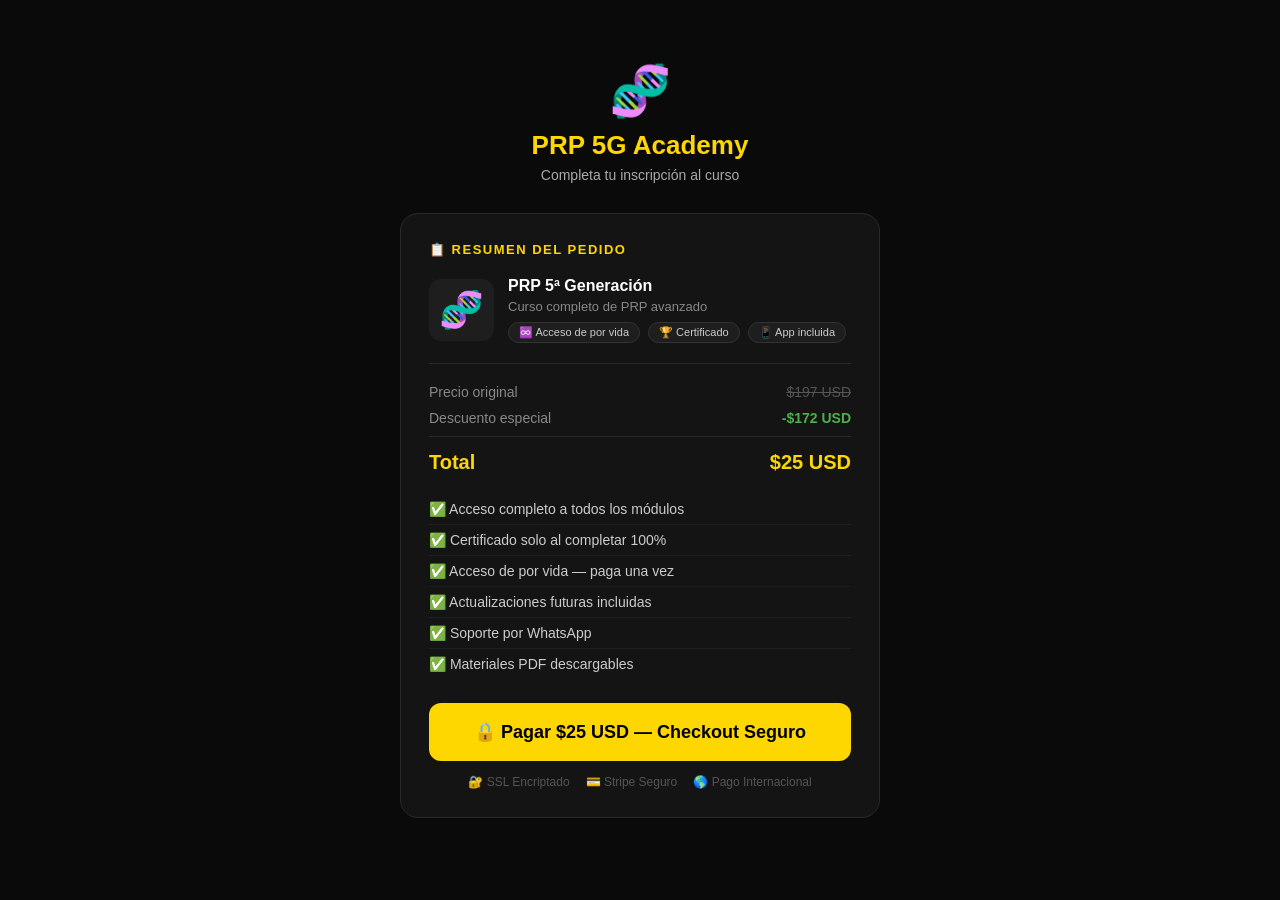
<file: payment.html>
<!DOCTYPE html>
<html lang="es">
<head>
    <meta charset="UTF-8">
    <meta name="viewport" content="width=device-width, initial-scale=1.0">
    <title>PRP 5G Academy — Checkout</title>
    <style>
        * { margin: 0; padding: 0; box-sizing: border-box; }
        body {
            background: #0a0a0a;
            color: white;
            font-family: 'Segoe UI', sans-serif;
            min-height: 100vh;
            display: flex;
            align-items: center;
            justify-content: center;
            padding: 20px;
        }
        .container {
            max-width: 480px;
            width: 100%;
        }
        .header {
            text-align: center;
            margin-bottom: 30px;
        }
        .header .emoji { font-size: 50px; }
        .header h1 {
            font-size: 26px;
            color: #FFD700;
            margin-top: 10px;
        }
        .header p {
            color: #aaa;
            font-size: 14px;
            margin-top: 6px;
        }
        .order-card {
            background: #141414;
            border: 1.5px solid #2a2a2a;
            border-radius: 18px;
            padding: 28px;
            margin-bottom: 20px;
        }
        .order-card h2 {
            font-size: 13px;
            text-transform: uppercase;
            letter-spacing: 1.5px;
            color: #FFD700;
            margin-bottom: 20px;
        }
        .product-row {
            display: flex;
            align-items: center;
            gap: 14px;
            padding-bottom: 20px;
            border-bottom: 1px solid #2a2a2a;
            margin-bottom: 20px;
        }
        .product-icon {
            font-size: 36px;
            background: #1e1e1e;
            border-radius: 12px;
            padding: 10px;
        }
        .product-info h3 {
            font-size: 16px;
            font-weight: 700;
            color: #fff;
        }
        .product-info p {
            font-size: 13px;
            color: #888;
            margin-top: 4px;
        }
        .badges {
            display: flex;
            gap: 8px;
            flex-wrap: wrap;
            margin-top: 8px;
        }
        .badge {
            font-size: 11px;
            background: #1e1e1e;
            border: 1px solid #333;
            border-radius: 20px;
            padding: 3px 10px;
            color: #ccc;
        }
        .price-rows {
            margin-bottom: 20px;
        }
        .price-row {
            display: flex;
            justify-content: space-between;
            font-size: 14px;
            color: #888;
            margin-bottom: 10px;
        }
        .price-row.original span:last-child {
            text-decoration: line-through;
            color: #555;
        }
        .price-row.discount span:last-child {
            color: #4CAF50;
            font-weight: 600;
        }
        .price-row.total {
            border-top: 1px solid #2a2a2a;
            padding-top: 14px;
            font-size: 20px;
            font-weight: bold;
            color: #FFD700;
        }
        .features-list {
            list-style: none;
            margin-bottom: 24px;
        }
        .features-list li {
            font-size: 14px;
            color: #ccc;
            padding: 7px 0;
            border-bottom: 1px solid #1e1e1e;
            display: flex;
            align-items: center;
            gap: 8px;
        }
        .features-list li:last-child {
            border-bottom: none;
        }
        .pay-btn {
            display: block;
            width: 100%;
            padding: 18px;
            background: #FFD700;
            color: #000;
            font-size: 18px;
            font-weight: bold;
            border-radius: 12px;
            text-decoration: none;
            text-align: center;
            transition: transform 0.2s, background 0.2s;
            margin-bottom: 14px;
        }
        .pay-btn:hover {
            background: #FFC200;
            transform: scale(1.02);
        }
        .secure-badges {
            display: flex;
            justify-content: center;
            gap: 16px;
            flex-wrap: wrap;
        }
        .secure-badge {
            font-size: 12px;
            color: #555;
            display: flex;
            align-items: center;
            gap: 4px;
        }
        @media (max-width: 480px) {
            .order-card { padding: 20px; }
            .pay-btn { font-size: 16px; }
        }
    </style>
</head>
<body>
<script>
    // Guardar email del usuario antes de ir a Stripe, para activar acceso en success.html
    (function() {
        const params = new URLSearchParams(window.location.search);
        const email = params.get('email');
        const name = params.get('name');
        if (email) {
            localStorage.setItem('prp5g_pending_email', email);
            if (name) localStorage.setItem('prp5g_pending_name', name);
        }
    })();
</script>
    <div class="container">

        <div class="header">
            <div class="emoji">🧬</div>
            <h1>PRP 5G Academy</h1>
            <p>Completa tu inscripción al curso</p>
        </div>

        <div class="order-card">
            <h2>📋 Resumen del Pedido</h2>

            <div class="product-row">
                <div class="product-icon">🧬</div>
                <div class="product-info">
                    <h3>PRP 5ª Generación</h3>
                    <p>Curso completo de PRP avanzado</p>
                    <div class="badges">
                        <span class="badge">♾️ Acceso de por vida</span>
                        <span class="badge">🏆 Certificado</span>
                        <span class="badge">📱 App incluida</span>
                    </div>
                </div>
            </div>

            <div class="price-rows">
                <div class="price-row original">
                    <span>Precio original</span>
                    <span>$197 USD</span>
                </div>
                <div class="price-row discount">
                    <span>Descuento especial</span>
                    <span>-$172 USD</span>
                </div>
                <div class="price-row total">
                    <span>Total</span>
                    <span>$25 USD</span>
                </div>
            </div>

            <ul class="features-list">
                <li>✅ Acceso completo a todos los módulos</li>
                <li>✅ Certificado solo al completar 100%</li>
                <li>✅ Acceso de por vida — paga una vez</li>
                <li>✅ Actualizaciones futuras incluidas</li>
                <li>✅ Soporte por WhatsApp</li>
                <li>✅ Materiales PDF descargables</li>
            </ul>

            <a href="https://buy.stripe.com/3cI14n1ug7w7dAH4J45Vu01" class="pay-btn">
                🔒 Pagar $25 USD — Checkout Seguro
            </a>

            <div class="secure-badges">
                <span class="secure-badge">🔐 SSL Encriptado</span>
                <span class="secure-badge">💳 Stripe Seguro</span>
                <span class="secure-badge">🌎 Pago Internacional</span>
            </div>

        </div>

    </div>
</body>
</html>
</file>
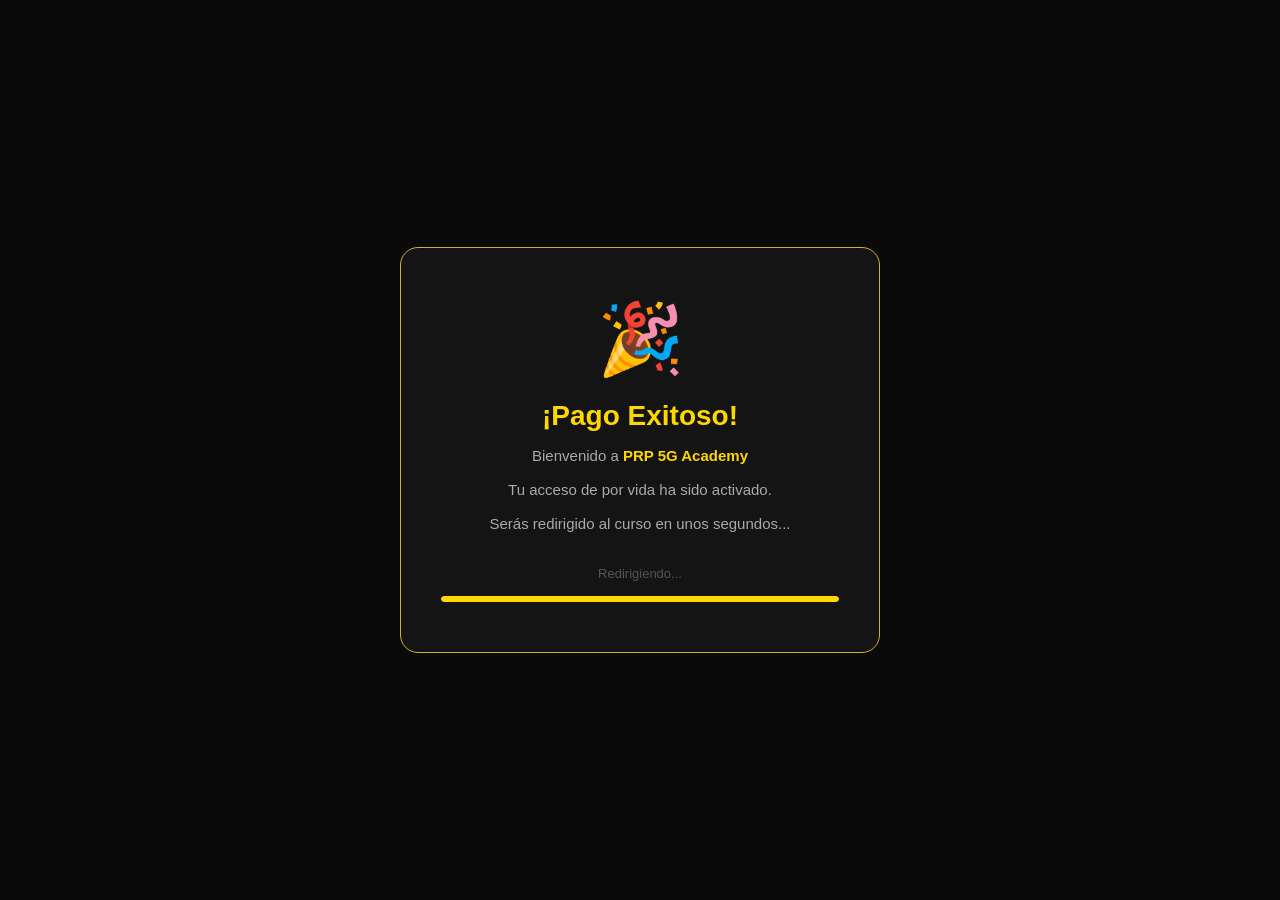
<file: success.html>
<!DOCTYPE html>
<html lang="es">
<head>
    <meta charset="UTF-8">
    <meta name="viewport" content="width=device-width, initial-scale=1.0">
    <title>¡Pago Exitoso! — PRP 5G Academy</title>
    <style>
        * { margin: 0; padding: 0; box-sizing: border-box; }
        body {
            background: #0a0a0a;
            color: white;
            font-family: 'Segoe UI', sans-serif;
            min-height: 100vh;
            display: flex;
            align-items: center;
            justify-content: center;
            text-align: center;
            padding: 20px;
        }
        .card {
            background: #141414;
            border: 1.5px solid #d4af37;
            border-radius: 18px;
            padding: 50px 40px;
            max-width: 480px;
            width: 100%;
        }
        .emoji { font-size: 70px; margin-bottom: 20px; }
        h1 { color: #FFD700; font-size: 28px; margin-bottom: 12px; }
        p { color: #aaa; font-size: 15px; line-height: 1.6; margin-bottom: 10px; }
        .redirect-msg {
            margin-top: 30px;
            font-size: 13px;
            color: #555;
        }
        .bar-wrap {
            width: 100%;
            background: #222;
            border-radius: 10px;
            height: 6px;
            margin-top: 15px;
            overflow: hidden;
        }
        .bar {
            height: 6px;
            background: #FFD700;
            border-radius: 10px;
            width: 0%;
            animation: load 3s linear forwards;
        }
        @keyframes load {
            to { width: 100%; }
        }
    </style>
</head>
<body>
    <div class="card">
        <div class="emoji">🎉</div>
        <h1>¡Pago Exitoso!</h1>
        <p>Bienvenido a <strong style="color:#FFD700;">PRP 5G Academy</strong></p>
        <p>Tu acceso de por vida ha sido activado.</p>
        <p>Serás redirigido al curso en unos segundos...</p>
        <div class="redirect-msg">
            Redirigiendo...
            <div class="bar-wrap"><div class="bar"></div></div>
        </div>
    </div>

    <script>
        // Activar acceso del usuario que viene de Stripe
        (function() {
            const pendingEmail = localStorage.getItem('prp5g_pending_email');
            const pendingName = localStorage.getItem('prp5g_pending_name') || 'Médico PRP';

            let session;

            if (pendingEmail) {
                // Buscar usuario registrado y marcarlo como pagado
                const users = JSON.parse(localStorage.getItem('prp5g_users') || '[]');
                const user = users.find(u => u.email === pendingEmail);

                if (user) {
                    user.paid = true;
                    user.paidAt = new Date().toISOString();
                    user.plan = 'lifetime';
                    localStorage.setItem('prp5g_users', JSON.stringify(users));
                    session = user;
                } else {
                    // Pagó sin registrarse previamente
                    session = {
                        name: pendingName,
                        email: pendingEmail,
                        plan: 'lifetime',
                        paid: true,
                        paidAt: new Date().toISOString()
                    };
                }

                localStorage.removeItem('prp5g_pending_email');
                localStorage.removeItem('prp5g_pending_name');
            } else {
                // Acceso directo sin flujo de pago (fallback)
                const existing = localStorage.getItem('prp5g_session');
                if (!existing) {
                    session = {
                        name: 'Médico PRP',
                        email: 'medico@prp5g.com',
                        plan: 'lifetime',
                        paid: true,
                        paidAt: new Date().toISOString()
                    };
                }
            }

            if (session) {
                localStorage.setItem('prp5g_session', JSON.stringify(session));
            }
        })();

        setTimeout(() => {
            window.location.href = 'dashboard.html';
        }, 3000);
    </script>
</body>
</html>
</file>
